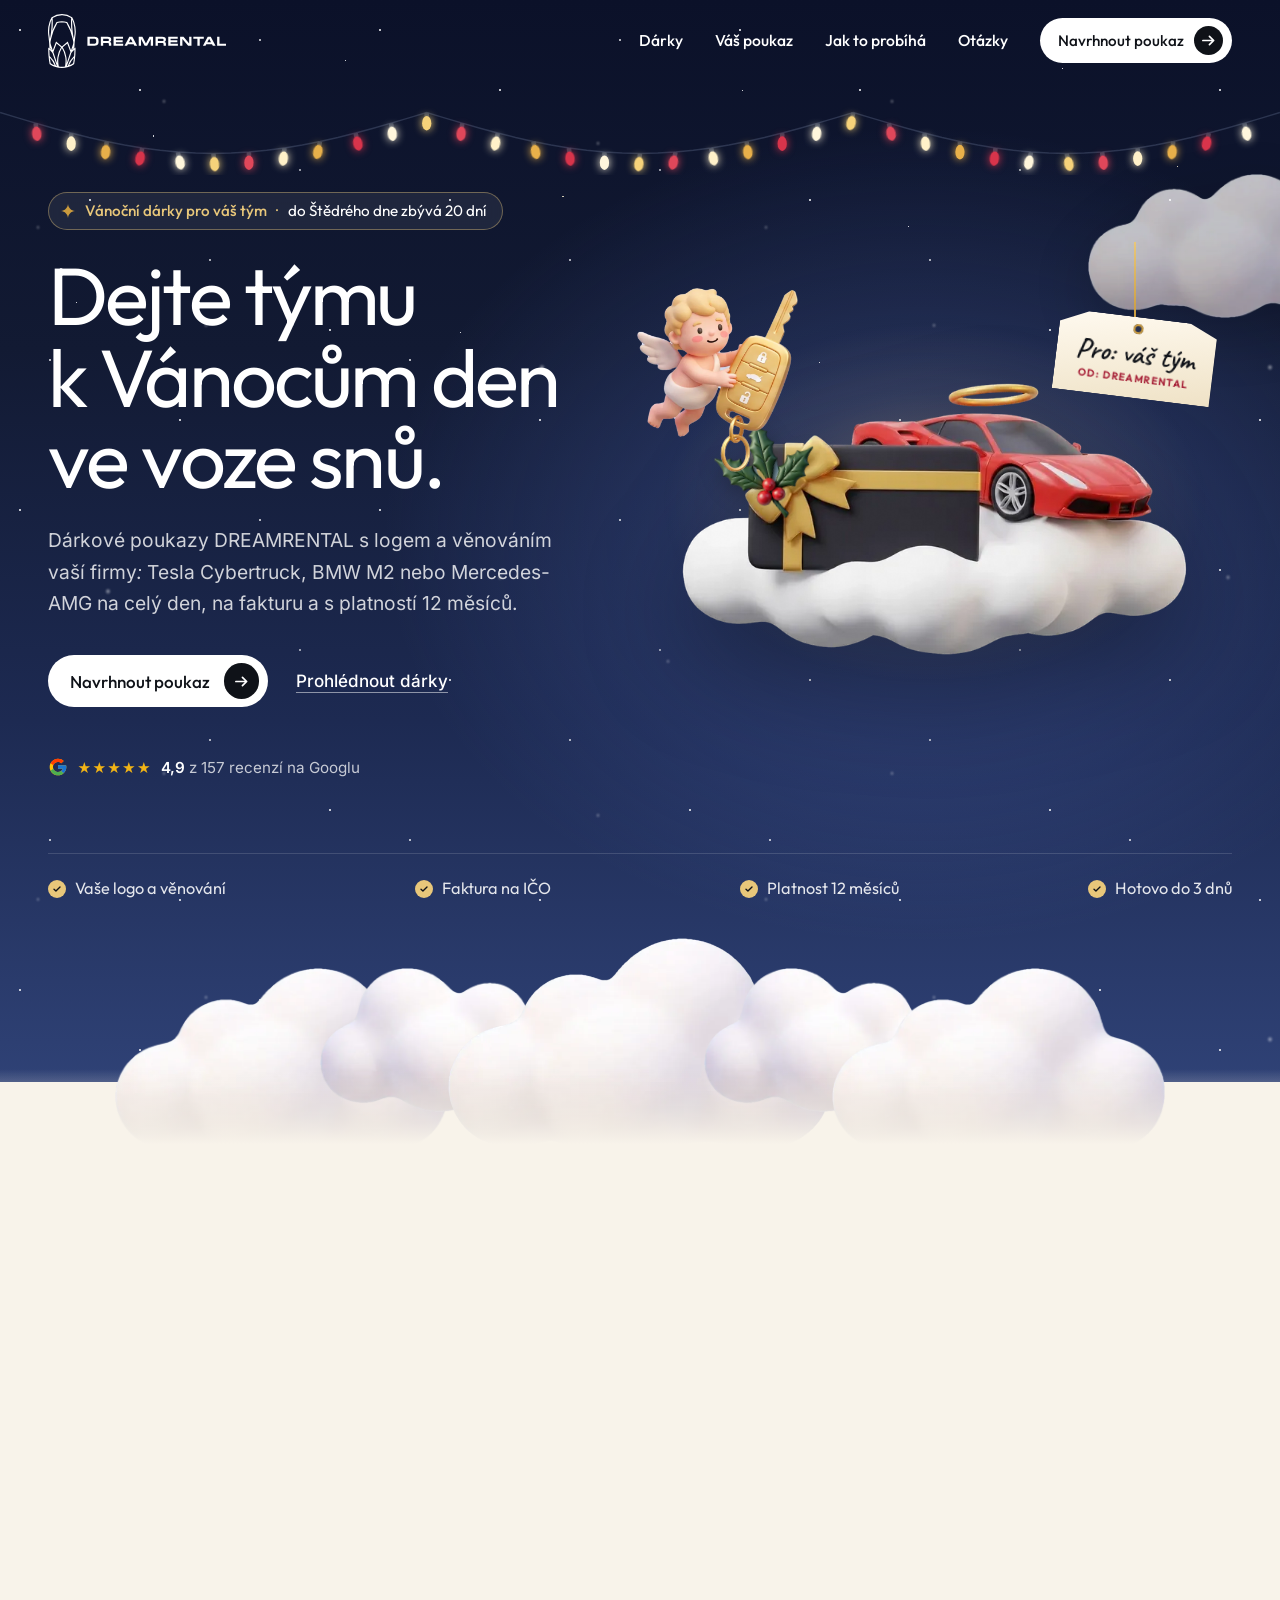
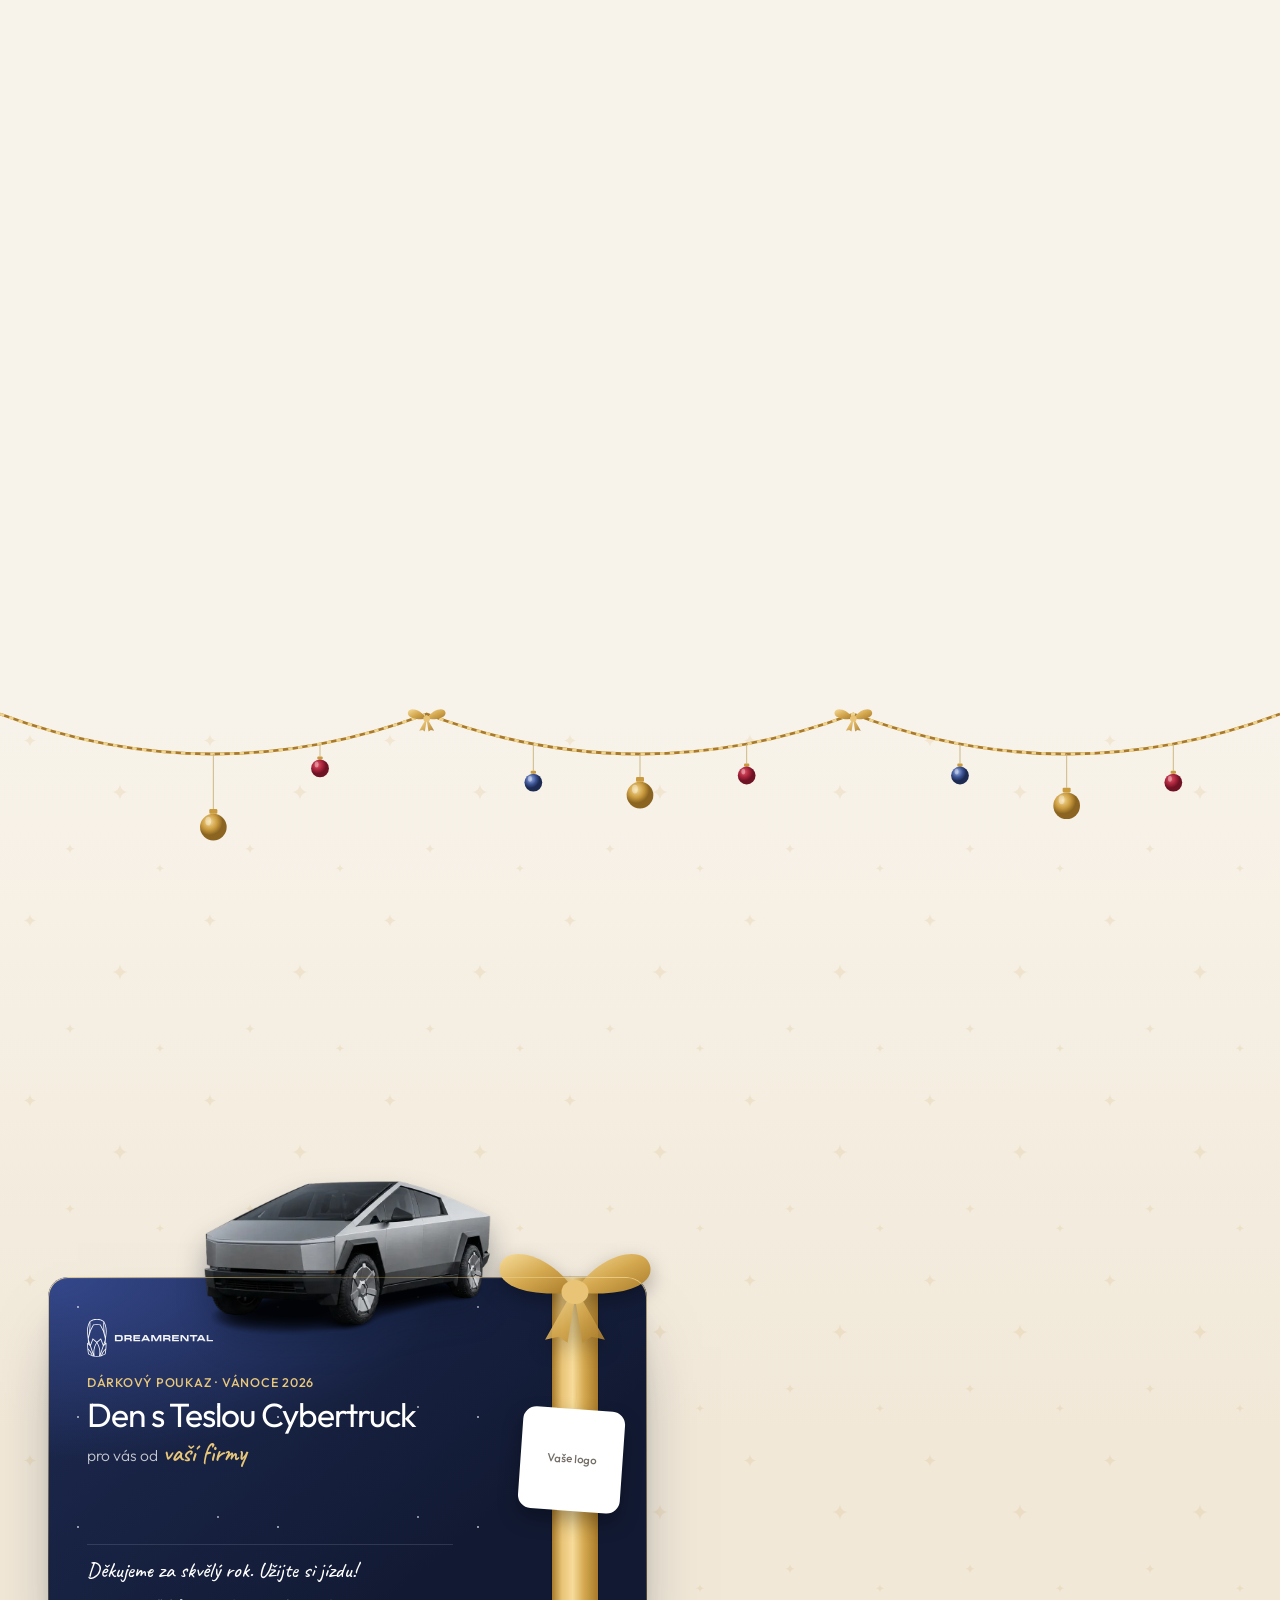
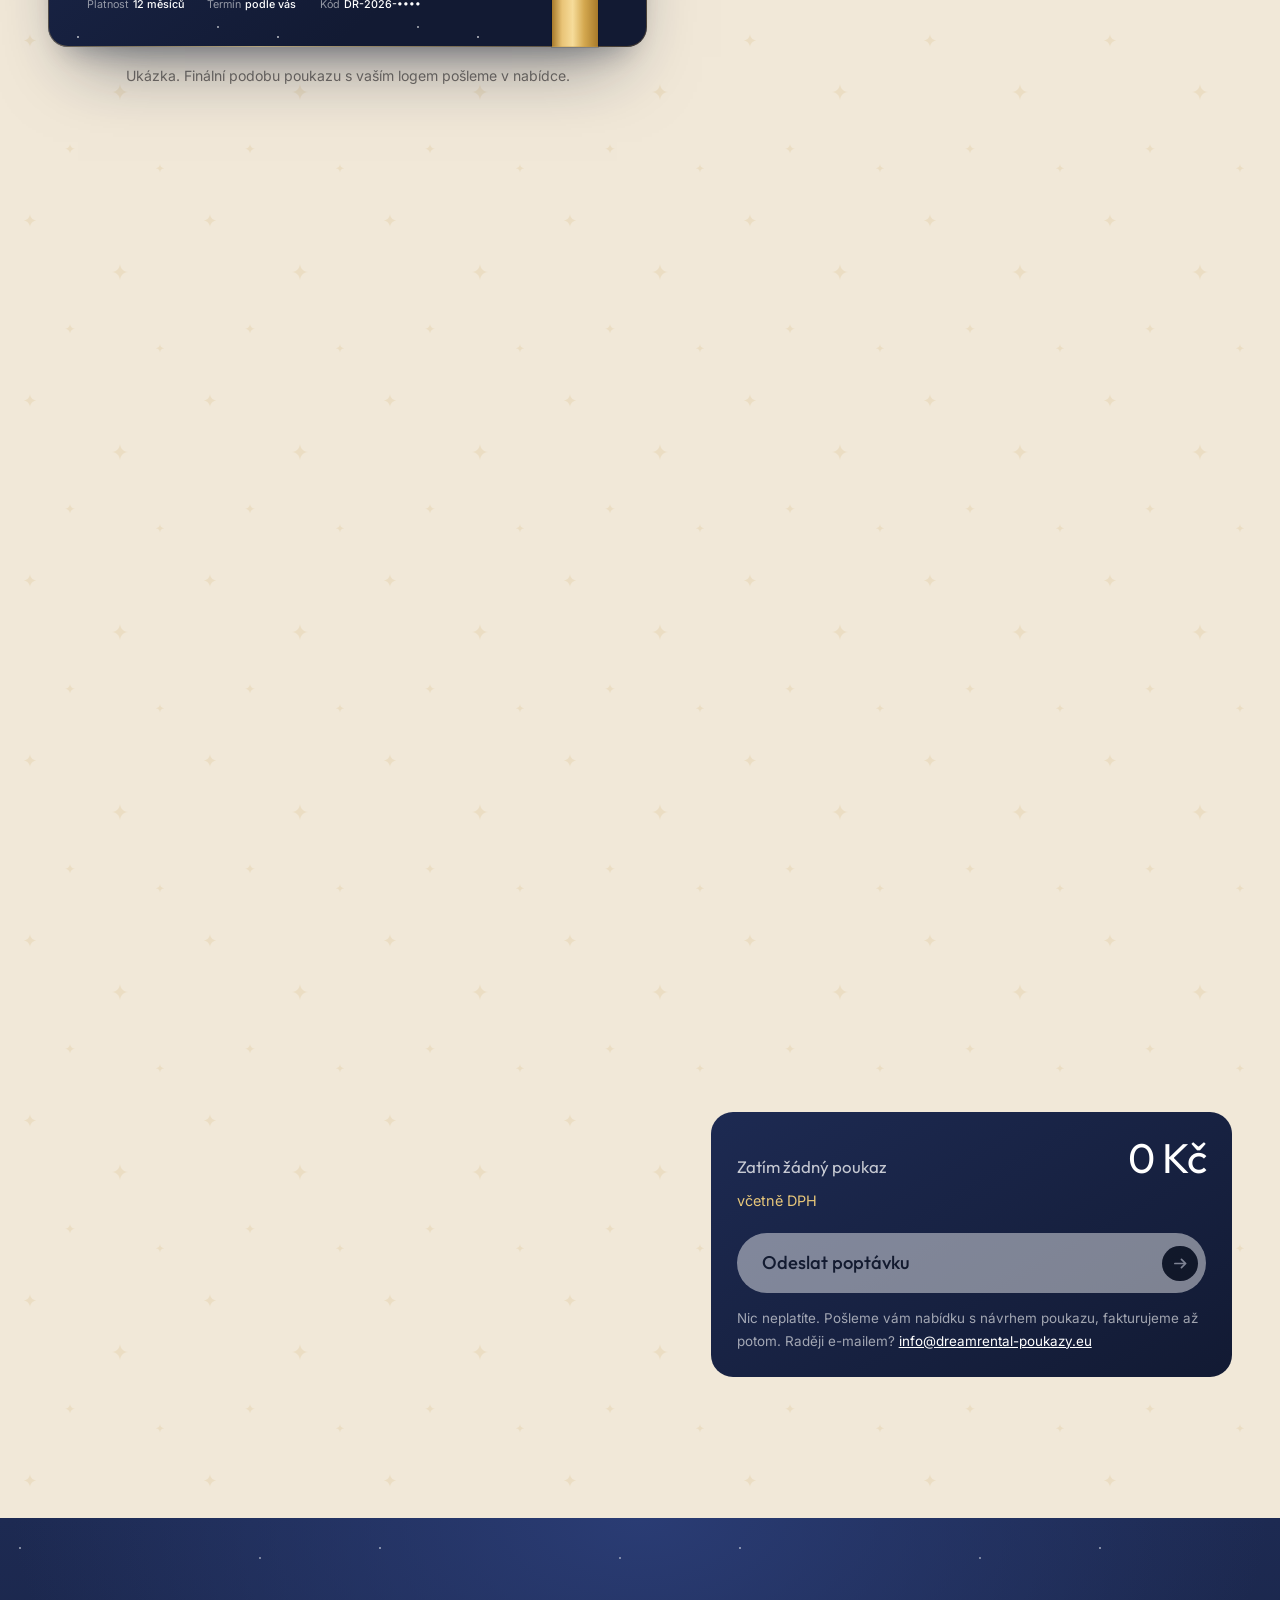
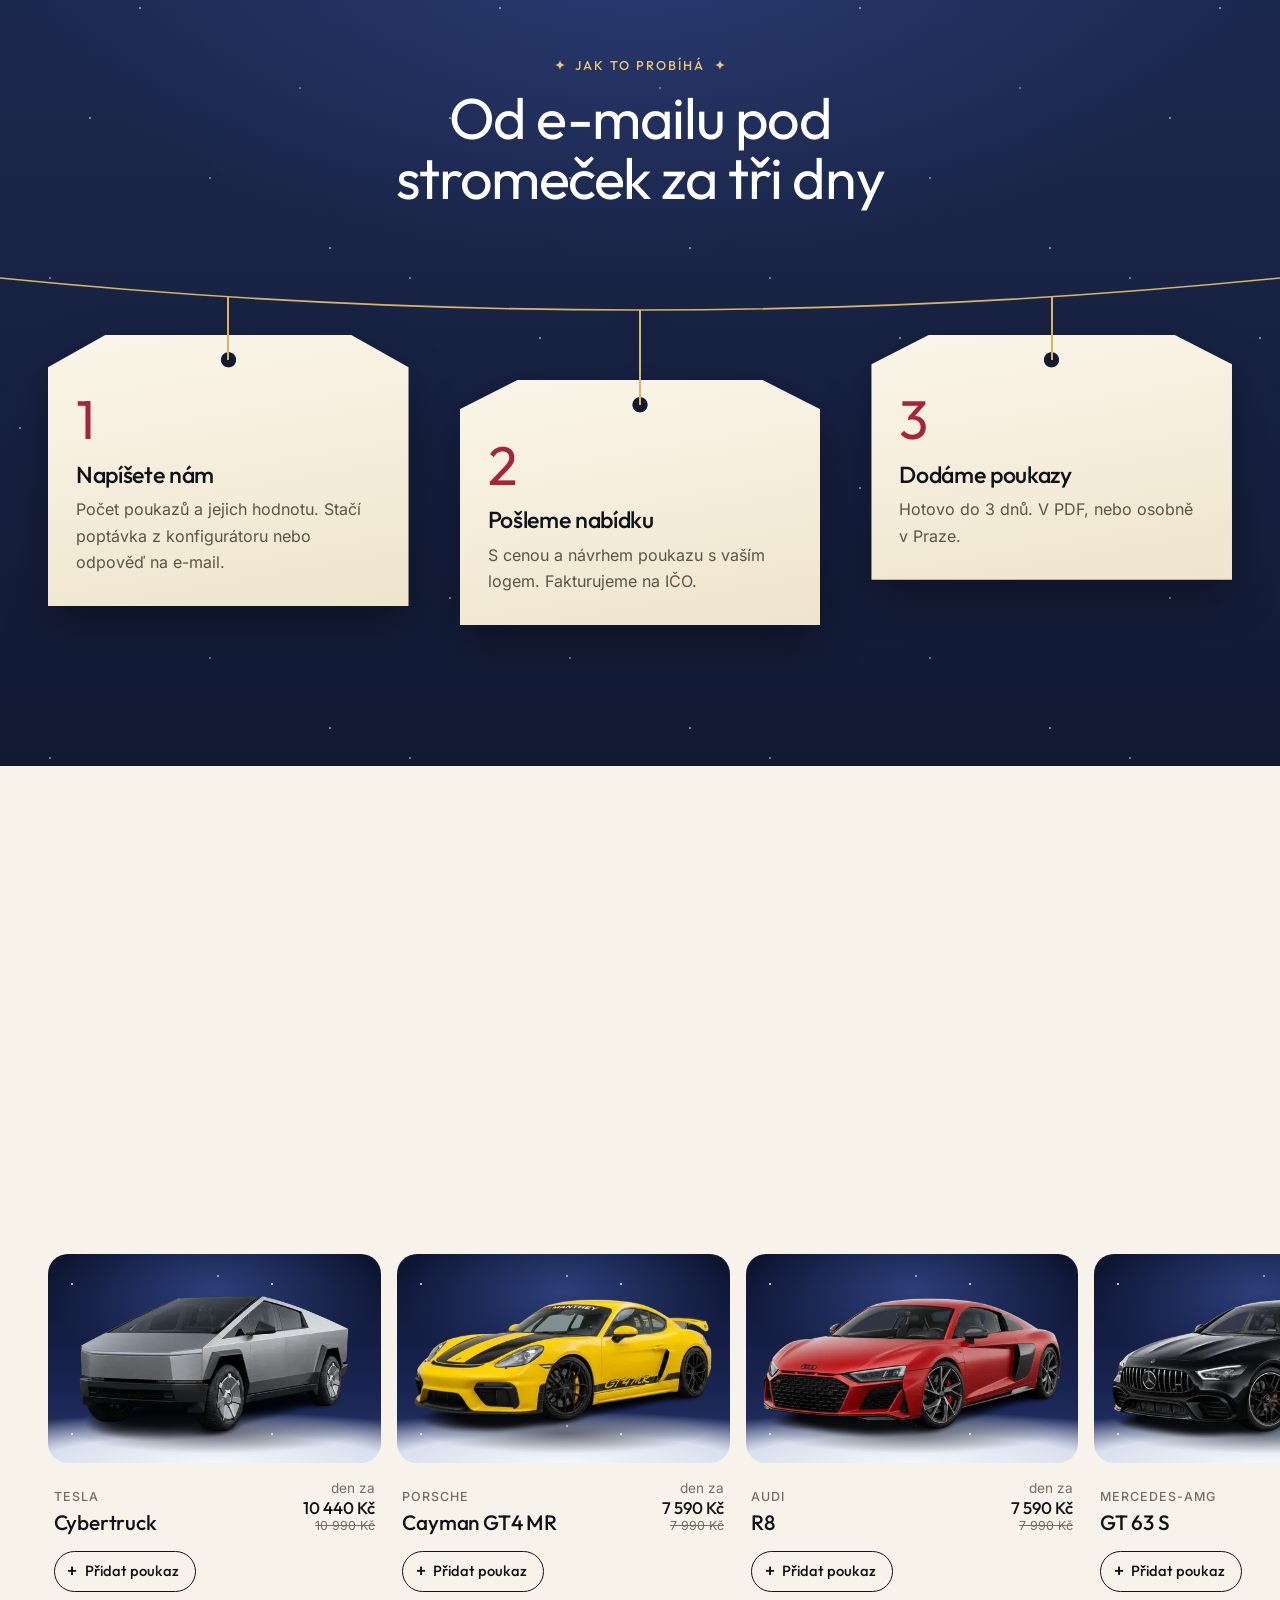
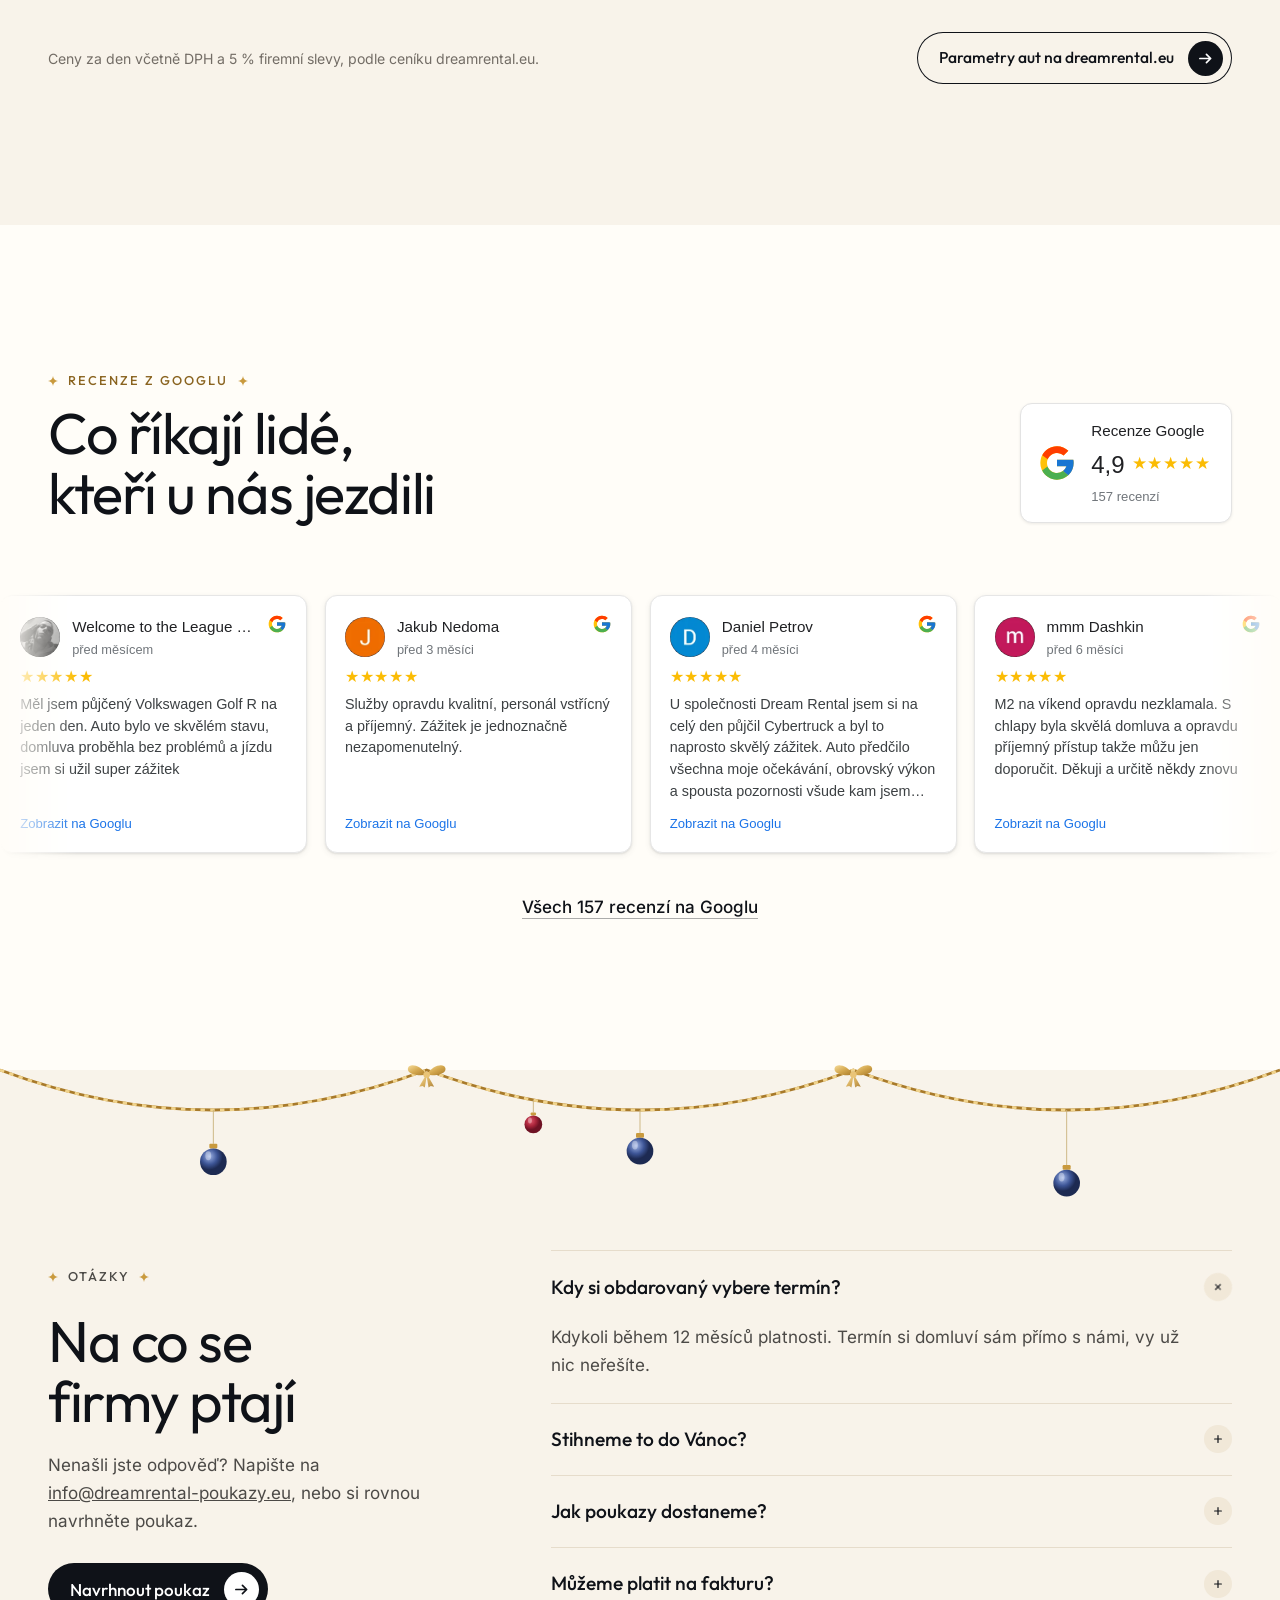
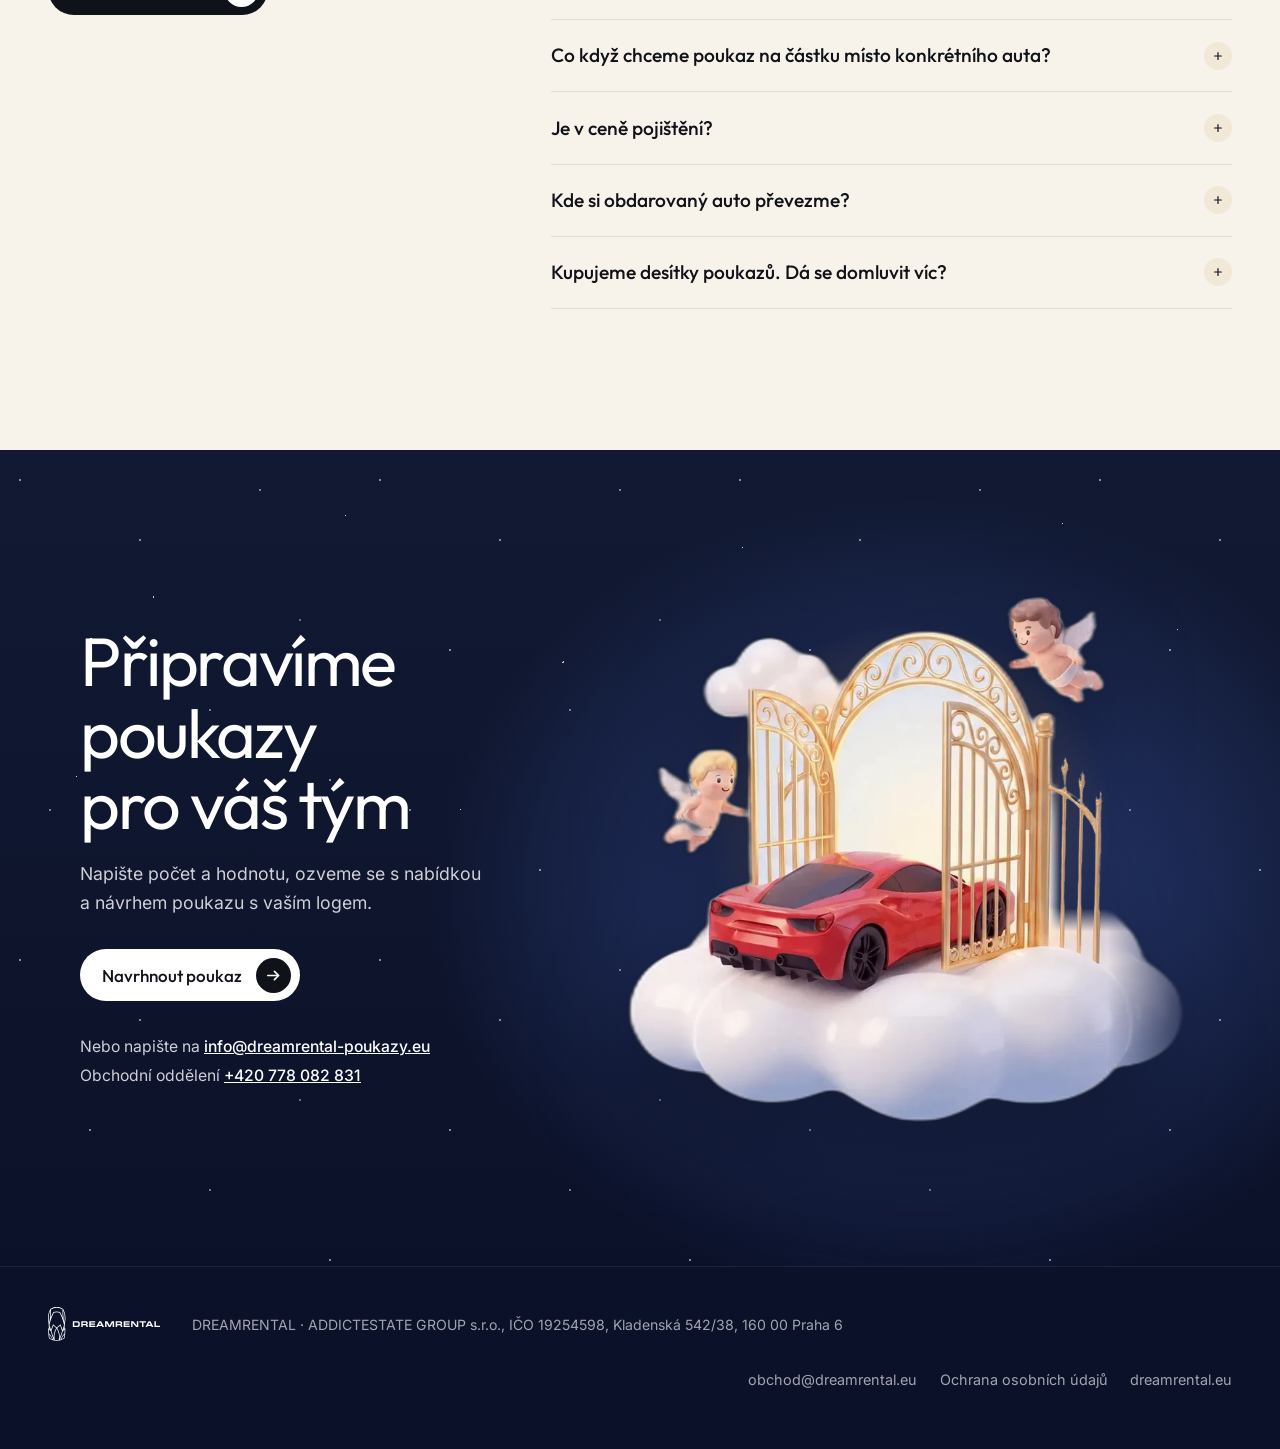
<file: index.html>
<!doctype html>
<html lang="cs"><head><meta charset="utf-8"><meta name="viewport" content="width=device-width, initial-scale=1, viewport-fit=cover"><title>Firemní vánoční poukazy DREAMRENTAL – den ve voze snů s vaším logem</title><meta name="description" content="Firemní vánoční poukazy na den za volantem Tesly Cybertruck, BMW M2 nebo Mercedesu-AMG. S logem vaší firmy, na fakturu, platnost 12 měsíců. Praha."><meta name="robots" content="noindex"><meta name="theme-color" content="#121a33"><link rel="canonical" href="https://dreamrental-poukazy.eu/"><link rel="icon" href="logo-ikona.svg" type="image/svg+xml"><meta property="og:type" content="website"><meta property="og:locale" content="cs_CZ"><meta property="og:title" content="Firemní vánoční poukazy DREAMRENTAL – den ve voze snů s vaším logem"><meta property="og:description" content="Den za volantem sportovního auta, s vaším logem na poukazu. Na fakturu, platnost 12 měsíců."><meta property="og:url" content="https://dreamrental-poukazy.eu/"><link rel="preload" href="fonts/outfit.woff2" as="font" type="font/woff2" crossorigin><link rel="preload" href="fonts/inter.woff2" as="font" type="font/woff2" crossorigin><link rel="stylesheet" href="css/style.css"><meta property="og:image" content="https://dreamrental-poukazy.eu/img/og.jpg"><meta property="og:image:width" content="1200"><meta property="og:image:height" content="630"><meta name="twitter:card" content="summary_large_image"><script defer data-domain="dreamrental-poukazy.eu" src="https://plausible.io/js/script.js"></script><script>window.plausible=window.plausible||function(){(window.plausible.q=window.plausible.q||[]).push(arguments)}</script><script type="application/ld+json">{"@context":"https://schema.org","@type":"OfferCatalog","name":"Firemní vánoční poukazy DREAMRENTAL","itemListElement":[{"@type":"Offer","name":"D\u00e1rkov\u00fd poukaz \u2013 Den s Teslou Cybertruck","description":"Nerezov\u00fd elektrick\u00fd pick-up, kter\u00fd m\u00e1lokdo \u0159\u00eddil","price":"10440","priceCurrency":"CZK","seller":{"@type":"Organization","name":"DREAMRENTAL"}},{"@type":"Offer","name":"D\u00e1rkov\u00fd poukaz \u2013 Sportovn\u00ed den","description":"BMW M2, Mercedes C63 nebo Alpine A110 GTS","price":"4740","priceCurrency":"CZK","seller":{"@type":"Organization","name":"DREAMRENTAL"}},{"@type":"Offer","name":"D\u00e1rkov\u00fd poukaz \u2013 Pr\u00e9miov\u00e1 j\u00edzda","description":"Mercedes-AMG GT 63 S, AMG SL43 nebo BMW M4 Cabrio","price":"5690","priceCurrency":"CZK","seller":{"@type":"Organization","name":"DREAMRENTAL"}}]}</script><script type="application/ld+json">{"@context":"https://schema.org","@type":"FAQPage","mainEntity":[{"@type":"Question","name":"Kdy si obdarovan\u00fd vybere term\u00edn?","acceptedAnswer":{"@type":"Answer","text":"Kdykoli b\u011bhem 12 m\u011bs\u00edc\u016f platnosti. Term\u00edn si domluv\u00ed s\u00e1m p\u0159\u00edmo s n\u00e1mi, vy u\u017e nic ne\u0159e\u0161\u00edte."}},{"@type":"Question","name":"Stihneme to do V\u00e1noc?","acceptedAnswer":{"@type":"Answer","text":"Poukazy p\u0159iprav\u00edme do 3 dn\u016f od objedn\u00e1vky. Term\u00edn j\u00edzdy si pak obdarovan\u00fd vybere kdykoli b\u011bhem 12 m\u011bs\u00edc\u016f."}},{"@type":"Question","name":"Jak poukazy dostaneme?","acceptedAnswer":{"@type":"Answer","text":"Do 3 dn\u016f v PDF, nebo osobn\u011b v Praze."}},{"@type":"Question","name":"M\u016f\u017eeme platit na fakturu?","acceptedAnswer":{"@type":"Answer","text":"Ano. Fakturujeme na I\u010cO va\u0161\u00ed firmy, cena za poukaz je v\u010detn\u011b DPH."}},{"@type":"Question","name":"Co kdy\u017e chceme poukaz na \u010d\u00e1stku m\u00edsto konkr\u00e9tn\u00edho auta?","acceptedAnswer":{"@type":"Answer","text":"Jde to. S poukazem na \u010d\u00e1stku si obdarovan\u00fd vybere s\u00e1m, kter\u00e9koli z aut v Praze."}},{"@type":"Question","name":"Je v cen\u011b poji\u0161t\u011bn\u00ed?","acceptedAnswer":{"@type":"Answer","text":"Ano, auta DREAMRENTAL maj\u00ed poji\u0161t\u011bn\u00ed v cen\u011b."}},{"@type":"Question","name":"Kde si obdarovan\u00fd auto p\u0159evezme?","acceptedAnswer":{"@type":"Answer","text":"V\u016fz p\u0159ed\u00e1me v Praze nonstop, nebo ho p\u0159istav\u00edme kamkoliv po \u010cR."}},{"@type":"Question","name":"Kupujeme des\u00edtky poukaz\u016f. D\u00e1 se domluvit v\u00edc?","acceptedAnswer":{"@type":"Answer","text":"Napi\u0161te n\u00e1m po\u010det a hodnotu poukaz\u016f a p\u0159iprav\u00edme nab\u00eddku na m\u00edru."}}]}</script></head><body class="noc">
<a class="skip" href="#obsah">Přeskočit na obsah</a>
<header class="hlavicka"><div class="hlavicka__in">
    <a href="index.html" class="logo"><img class="logo__tmave" src="logo.svg" alt="DREAMRENTAL" width="160" height="48"><img class="logo__bile" src="logo-bila.svg" alt="" width="160" height="48"></a>
    <nav class="menu" aria-label="Hlavní"><a href="#darky">Dárky</a><a href="#poukaz">Váš poukaz</a><a href="#postup">Jak to probíhá</a><a href="#otazky">Otázky</a>
    </nav><a class="tlacitko tlacitko--male" href="#poukaz">Navrhnout poukaz <span class="sipka" aria-hidden="true"></span></a>
  </div>
</header><main id="obsah"><svg width="0" height="0" style="position:absolute" aria-hidden="true"><defs><radialgradient id="bz" cx=".35" cy=".3"><stop offset="0" stop-color="#f6dc9a"></stop><stop offset=".6" stop-color="#c99a3e"></stop><stop offset="1" stop-color="#8a6420"></stop></radialgradient><radialgradient id="bc" cx=".35" cy=".3"><stop offset="0" stop-color="#e0566a"></stop><stop offset=".6" stop-color="#a8243a"></stop><stop offset="1" stop-color="#6e1224"></stop></radialgradient><radialgradient id="bm" cx=".35" cy=".3"><stop offset="0" stop-color="#9fb4e6"></stop><stop offset=".6" stop-color="#3d5596"></stop><stop offset="1" stop-color="#1d2a52"></stop></radialgradient><lineargradient id="cv" x1="0" y1="0" x2="1" y2="1"><stop offset="0" stop-color="#d8465a"></stop><stop offset=".55" stop-color="#a8243a"></stop><stop offset="1" stop-color="#7a1428"></stop></lineargradient></defs></svg><section class="uvod"><div class="nebe" aria-hidden="true">
    <span class="hvezdicky"></span>
    <img class="mrak mrak--b" src="img/scena-mrak-3-553.webp" alt="" width="553" height="311"><span class="snih"></span><span class="snih snih--blizko"></span>
  </div>
  <svg class="svetylka" viewbox="0 0 1440 110" aria-hidden="true"><path d="M0,40.0 L20,46.0 L40,51.9 L60,57.6 L80,63.0 L100,68.0 L120,72.5 L140,76.5 L160,79.8 L180,82.5 L200,84.4 L220,85.6 L240,86.0 L260,85.6 L280,84.4 L300,82.5 L320,79.8 L340,76.5 L360,72.5 L380,68.0 L400,63.0 L420,57.6 L440,51.9 L460,46.0 L480,40.0 L500,46.0 L520,51.9 L540,57.6 L560,63.0 L580,68.0 L600,72.5 L620,76.5 L640,79.8 L660,82.5 L680,84.4 L700,85.6 L720,86.0 L740,85.6 L760,84.4 L780,82.5 L800,79.8 L820,76.5 L840,72.5 L860,68.0 L880,63.0 L900,57.6 L920,51.9 L940,46.0 L960,40.0 L980,46.0 L1000,51.9 L1020,57.6 L1040,63.0 L1060,68.0 L1080,72.5 L1100,76.5 L1120,79.8 L1140,82.5 L1160,84.4 L1180,85.6 L1200,86.0 L1220,85.6 L1240,84.4 L1260,82.5 L1280,79.8 L1300,76.5 L1320,72.5 L1340,68.0 L1360,63.0 L1380,57.6 L1400,51.9 L1420,46.0 L1440,40.0" fill="none" stroke="#2c3550" stroke-width="1.6"></path><g class="zarovka" style="--c:#e0475a;--z:0.37s" transform="translate(40 51.9) rotate(-6)"><rect x="-2.6" y="0" width="5.2" height="5" rx="1" fill="#3a4258"></rect><ellipse cx="0" cy="12" rx="5.2" ry="8.2" fill="#e0475a"></ellipse></g><g class="zarovka" style="--c:#fff1c9;--z:0.74s" transform="translate(80 63.0) rotate(0)"><rect x="-2.6" y="0" width="5.2" height="5" rx="1" fill="#3a4258"></rect><ellipse cx="0" cy="12" rx="5.2" ry="8.2" fill="#fff1c9"></ellipse></g><g class="zarovka" style="--c:#e8b04a;--z:1.11s" transform="translate(120 72.5) rotate(6)"><rect x="-2.6" y="0" width="5.2" height="5" rx="1" fill="#3a4258"></rect><ellipse cx="0" cy="12" rx="5.2" ry="8.2" fill="#e8b04a"></ellipse></g><g class="zarovka" style="--c:#d8344b;--z:1.48s" transform="translate(160 79.8) rotate(12)"><rect x="-2.6" y="0" width="5.2" height="5" rx="1" fill="#3a4258"></rect><ellipse cx="0" cy="12" rx="5.2" ry="8.2" fill="#d8344b"></ellipse></g><g class="zarovka" style="--c:#fff6dc;--z:1.85s" transform="translate(200 84.4) rotate(-12)"><rect x="-2.6" y="0" width="5.2" height="5" rx="1" fill="#3a4258"></rect><ellipse cx="0" cy="12" rx="5.2" ry="8.2" fill="#fff6dc"></ellipse></g><g class="zarovka" style="--c:#f6d27a;--z:2.22s" transform="translate(240 86.0) rotate(-6)"><rect x="-2.6" y="0" width="5.2" height="5" rx="1" fill="#3a4258"></rect><ellipse cx="0" cy="12" rx="5.2" ry="8.2" fill="#f6d27a"></ellipse></g><g class="zarovka" style="--c:#e0475a;--z:0.19s" transform="translate(280 84.4) rotate(0)"><rect x="-2.6" y="0" width="5.2" height="5" rx="1" fill="#3a4258"></rect><ellipse cx="0" cy="12" rx="5.2" ry="8.2" fill="#e0475a"></ellipse></g><g class="zarovka" style="--c:#fff1c9;--z:0.56s" transform="translate(320 79.8) rotate(6)"><rect x="-2.6" y="0" width="5.2" height="5" rx="1" fill="#3a4258"></rect><ellipse cx="0" cy="12" rx="5.2" ry="8.2" fill="#fff1c9"></ellipse></g><g class="zarovka" style="--c:#e8b04a;--z:0.93s" transform="translate(360 72.5) rotate(12)"><rect x="-2.6" y="0" width="5.2" height="5" rx="1" fill="#3a4258"></rect><ellipse cx="0" cy="12" rx="5.2" ry="8.2" fill="#e8b04a"></ellipse></g><g class="zarovka" style="--c:#d8344b;--z:1.30s" transform="translate(400 63.0) rotate(-12)"><rect x="-2.6" y="0" width="5.2" height="5" rx="1" fill="#3a4258"></rect><ellipse cx="0" cy="12" rx="5.2" ry="8.2" fill="#d8344b"></ellipse></g><g class="zarovka" style="--c:#fff6dc;--z:1.67s" transform="translate(440 51.9) rotate(-6)"><rect x="-2.6" y="0" width="5.2" height="5" rx="1" fill="#3a4258"></rect><ellipse cx="0" cy="12" rx="5.2" ry="8.2" fill="#fff6dc"></ellipse></g><g class="zarovka" style="--c:#f6d27a;--z:2.04s" transform="translate(480 40.0) rotate(0)"><rect x="-2.6" y="0" width="5.2" height="5" rx="1" fill="#3a4258"></rect><ellipse cx="0" cy="12" rx="5.2" ry="8.2" fill="#f6d27a"></ellipse></g><g class="zarovka" style="--c:#e0475a;--z:0.01s" transform="translate(520 51.9) rotate(6)"><rect x="-2.6" y="0" width="5.2" height="5" rx="1" fill="#3a4258"></rect><ellipse cx="0" cy="12" rx="5.2" ry="8.2" fill="#e0475a"></ellipse></g><g class="zarovka" style="--c:#fff1c9;--z:0.38s" transform="translate(560 63.0) rotate(12)"><rect x="-2.6" y="0" width="5.2" height="5" rx="1" fill="#3a4258"></rect><ellipse cx="0" cy="12" rx="5.2" ry="8.2" fill="#fff1c9"></ellipse></g><g class="zarovka" style="--c:#e8b04a;--z:0.75s" transform="translate(600 72.5) rotate(-12)"><rect x="-2.6" y="0" width="5.2" height="5" rx="1" fill="#3a4258"></rect><ellipse cx="0" cy="12" rx="5.2" ry="8.2" fill="#e8b04a"></ellipse></g><g class="zarovka" style="--c:#d8344b;--z:1.12s" transform="translate(640 79.8) rotate(-6)"><rect x="-2.6" y="0" width="5.2" height="5" rx="1" fill="#3a4258"></rect><ellipse cx="0" cy="12" rx="5.2" ry="8.2" fill="#d8344b"></ellipse></g><g class="zarovka" style="--c:#fff6dc;--z:1.49s" transform="translate(680 84.4) rotate(0)"><rect x="-2.6" y="0" width="5.2" height="5" rx="1" fill="#3a4258"></rect><ellipse cx="0" cy="12" rx="5.2" ry="8.2" fill="#fff6dc"></ellipse></g><g class="zarovka" style="--c:#f6d27a;--z:1.86s" transform="translate(720 86.0) rotate(6)"><rect x="-2.6" y="0" width="5.2" height="5" rx="1" fill="#3a4258"></rect><ellipse cx="0" cy="12" rx="5.2" ry="8.2" fill="#f6d27a"></ellipse></g><g class="zarovka" style="--c:#e0475a;--z:2.23s" transform="translate(760 84.4) rotate(12)"><rect x="-2.6" y="0" width="5.2" height="5" rx="1" fill="#3a4258"></rect><ellipse cx="0" cy="12" rx="5.2" ry="8.2" fill="#e0475a"></ellipse></g><g class="zarovka" style="--c:#fff1c9;--z:0.20s" transform="translate(800 79.8) rotate(-12)"><rect x="-2.6" y="0" width="5.2" height="5" rx="1" fill="#3a4258"></rect><ellipse cx="0" cy="12" rx="5.2" ry="8.2" fill="#fff1c9"></ellipse></g><g class="zarovka" style="--c:#e8b04a;--z:0.57s" transform="translate(840 72.5) rotate(-6)"><rect x="-2.6" y="0" width="5.2" height="5" rx="1" fill="#3a4258"></rect><ellipse cx="0" cy="12" rx="5.2" ry="8.2" fill="#e8b04a"></ellipse></g><g class="zarovka" style="--c:#d8344b;--z:0.94s" transform="translate(880 63.0) rotate(0)"><rect x="-2.6" y="0" width="5.2" height="5" rx="1" fill="#3a4258"></rect><ellipse cx="0" cy="12" rx="5.2" ry="8.2" fill="#d8344b"></ellipse></g><g class="zarovka" style="--c:#fff6dc;--z:1.31s" transform="translate(920 51.9) rotate(6)"><rect x="-2.6" y="0" width="5.2" height="5" rx="1" fill="#3a4258"></rect><ellipse cx="0" cy="12" rx="5.2" ry="8.2" fill="#fff6dc"></ellipse></g><g class="zarovka" style="--c:#f6d27a;--z:1.68s" transform="translate(960 40.0) rotate(12)"><rect x="-2.6" y="0" width="5.2" height="5" rx="1" fill="#3a4258"></rect><ellipse cx="0" cy="12" rx="5.2" ry="8.2" fill="#f6d27a"></ellipse></g><g class="zarovka" style="--c:#e0475a;--z:2.05s" transform="translate(1000 51.9) rotate(-12)"><rect x="-2.6" y="0" width="5.2" height="5" rx="1" fill="#3a4258"></rect><ellipse cx="0" cy="12" rx="5.2" ry="8.2" fill="#e0475a"></ellipse></g><g class="zarovka" style="--c:#fff1c9;--z:0.02s" transform="translate(1040 63.0) rotate(-6)"><rect x="-2.6" y="0" width="5.2" height="5" rx="1" fill="#3a4258"></rect><ellipse cx="0" cy="12" rx="5.2" ry="8.2" fill="#fff1c9"></ellipse></g><g class="zarovka" style="--c:#e8b04a;--z:0.39s" transform="translate(1080 72.5) rotate(0)"><rect x="-2.6" y="0" width="5.2" height="5" rx="1" fill="#3a4258"></rect><ellipse cx="0" cy="12" rx="5.2" ry="8.2" fill="#e8b04a"></ellipse></g><g class="zarovka" style="--c:#d8344b;--z:0.76s" transform="translate(1120 79.8) rotate(6)"><rect x="-2.6" y="0" width="5.2" height="5" rx="1" fill="#3a4258"></rect><ellipse cx="0" cy="12" rx="5.2" ry="8.2" fill="#d8344b"></ellipse></g><g class="zarovka" style="--c:#fff6dc;--z:1.13s" transform="translate(1160 84.4) rotate(12)"><rect x="-2.6" y="0" width="5.2" height="5" rx="1" fill="#3a4258"></rect><ellipse cx="0" cy="12" rx="5.2" ry="8.2" fill="#fff6dc"></ellipse></g><g class="zarovka" style="--c:#f6d27a;--z:1.50s" transform="translate(1200 86.0) rotate(-12)"><rect x="-2.6" y="0" width="5.2" height="5" rx="1" fill="#3a4258"></rect><ellipse cx="0" cy="12" rx="5.2" ry="8.2" fill="#f6d27a"></ellipse></g><g class="zarovka" style="--c:#e0475a;--z:1.87s" transform="translate(1240 84.4) rotate(-6)"><rect x="-2.6" y="0" width="5.2" height="5" rx="1" fill="#3a4258"></rect><ellipse cx="0" cy="12" rx="5.2" ry="8.2" fill="#e0475a"></ellipse></g><g class="zarovka" style="--c:#fff1c9;--z:2.24s" transform="translate(1280 79.8) rotate(0)"><rect x="-2.6" y="0" width="5.2" height="5" rx="1" fill="#3a4258"></rect><ellipse cx="0" cy="12" rx="5.2" ry="8.2" fill="#fff1c9"></ellipse></g><g class="zarovka" style="--c:#e8b04a;--z:0.21s" transform="translate(1320 72.5) rotate(6)"><rect x="-2.6" y="0" width="5.2" height="5" rx="1" fill="#3a4258"></rect><ellipse cx="0" cy="12" rx="5.2" ry="8.2" fill="#e8b04a"></ellipse></g><g class="zarovka" style="--c:#d8344b;--z:0.58s" transform="translate(1360 63.0) rotate(12)"><rect x="-2.6" y="0" width="5.2" height="5" rx="1" fill="#3a4258"></rect><ellipse cx="0" cy="12" rx="5.2" ry="8.2" fill="#d8344b"></ellipse></g><g class="zarovka" style="--c:#fff6dc;--z:0.95s" transform="translate(1400 51.9) rotate(-12)"><rect x="-2.6" y="0" width="5.2" height="5" rx="1" fill="#3a4258"></rect><ellipse cx="0" cy="12" rx="5.2" ry="8.2" fill="#fff6dc"></ellipse></g></svg><div class="uvod__in">
    <div class="uvod__text">
      <p class="stitek"><span class="stitek__hvezda" aria-hidden="true"></span>Vánoční dárky pro váš tým<span class="stitek__odpocet" data-odpocet hidden></span></p>
      <h1>Dejte týmu k Vánocům den ve voze snů.</h1>
      <p class="uvod__perex">Dárkové poukazy DREAMRENTAL s logem a věnováním vaší firmy. Tesla Cybertruck, BMW M2 nebo Mercedes-AMG na celý den, na fakturu a s platností 12 měsíců.</p>
      <div class="uvod__akce">
        <a class="tlacitko" href="#poukaz">Navrhnout poukaz <span class="sipka" aria-hidden="true"></span></a>
        <a class="odkaz" href="#darky">Prohlédnout dárky</a>
      </div>
      <a class="hodnoceni" href="https://www.google.com/maps?cid=7653946558548366329" target="_blank" rel="noopener">
        <svg class="g" viewbox="0 0 48 48" width="20" height="20" aria-hidden="true"><path fill="#FFC107" d="M43.6 20.1H42V20H24v8h11.3C33.7 32.7 29.2 36 24 36c-6.6 0-12-5.4-12-12s5.4-12 12-12c3.1 0 5.8 1.2 7.9 3.1l5.7-5.7C34 6.1 29.3 4 24 4 13 4 4 13 4 24s9 20 20 20 20-9 20-20c0-1.3-.1-2.6-.4-3.9z"></path><path fill="#FF3D00" d="m6.3 14.7 6.6 4.8C14.7 15.1 19 12 24 12c3.1 0 5.8 1.2 7.9 3.1l5.7-5.7C34 6.1 29.3 4 24 4 16.3 4 9.7 8.3 6.3 14.7z"></path><path fill="#4CAF50" d="M24 44c5.2 0 9.9-2 13.4-5.2l-6.2-5.2A11.9 11.9 0 0 1 24 36c-5.2 0-9.6-3.3-11.3-7.9l-6.5 5C9.5 39.6 16.2 44 24 44z"></path><path fill="#1976D2" d="M43.6 20.1H42V20H24v8h11.3a12 12 0 0 1-4.1 5.6l6.2 5.2C37 39.2 44 34 44 24c0-1.3-.1-2.6-.4-3.9z"></path></svg><span class="hvezdy" aria-hidden="true">★★★★★</span>
        <span><b>4,9</b> z 157 recenzí na Googlu</span>
      </a>
    </div>
    <div class="uvod__scena">
      <img class="uvod__andel" src="img/scena-andel-561.webp" alt="" width="561" height="640"><img src="img/scena-darek-na-mraku-1376.webp" srcset="img/scena-darek-na-mraku-480.webp 480w, img/scena-darek-na-mraku-800.webp 800w, img/scena-darek-na-mraku-1280.webp 1280w, img/scena-darek-na-mraku-1376.webp 1376w" sizes="(min-width: 64rem) 52vw, 100vw" width="1376" height="768" alt="Černý dárek se zlatou mašlí a červené sportovní auto na mráčku" class="uvod__darek" loading="eager" fetchpriority="high" decoding="async"><img class="uvod__cesmina" src="img/scena-cesmina-619.webp" alt="" width="640" height="640"><div class="jmenovka" aria-hidden="true"><span class="jmenovka__nit"></span><p class="jmenovka__papir">Pro: váš tým<small>Od: DREAMRENTAL</small></p></div></div>
  </div>
  <ul class="vyhody" role="list"><li>Vaše logo a věnování</li>
    <li>Faktura na IČO</li>
    <li>Platnost 12 měsíců</li>
    <li>Hotovo do 3 dnů</li>
  </ul><div class="uvod__mraky" aria-hidden="true">
    <img src="img/scena-mrak-1-703.webp" alt="" width="703" height="414"><img src="img/scena-mrak-3-553.webp" alt="" width="553" height="311"><img src="img/scena-mrak-1-703.webp" alt="" width="703" height="414"><img src="img/scena-mrak-3-553.webp" alt="" width="553" height="311"><img src="img/scena-mrak-1-703.webp" alt="" width="703" height="414"></div>
</section><section class="darky" id="darky"><div class="sekce__hlava">
    <p class="nadtitul">Tři dárky pod stromeček</p>
    <h2>Pro koho dárek vybíráte?</h2>
    <p>Ceny jsou konečné, za jeden poukaz včetně DPH. Poukaz platí 12 měsíců, termín si obdarovaný domluví sám.</p>
  </div>
  <div class="darky__rada">
    <article class="darek" data-darek="sportovni" data-nazev="Sportovní den" data-cena="4740" data-bezne="4990" data-foto="img/auta-bmw-m2-800.webp">
      <div class="darek__foto">
        <img src="img/scena-atelier-800.webp" srcset="img/scena-atelier-480.webp 480w, img/scena-atelier-800.webp 800w, img/scena-atelier-1280.webp 1280w" sizes="(min-width: 56rem) 30vw, 90vw" width="1536" height="864" alt="" class="darek__pozadi" loading="lazy" decoding="async"><span class="darek__snih" aria-hidden="true"></span>
        <span class="darek__sleva">−5 % pro firmy</span>
        <div class="darek__obal"><img src="img/auta-bmw-m2-800.webp" srcset="img/auta-bmw-m2-480.webp 480w, img/auta-bmw-m2-800.webp 800w" sizes="(min-width: 56rem) 26vw, 80vw" width="1100" height="580" alt="Červené BMW M2 z flotily DREAMRENTAL" class="darek__auto" loading="lazy" decoding="async"></div>
      </div>
      <div class="darek__text">
        <p class="darek__pro">Pro kolegy a tým</p>
        <h3>Sportovní den</h3>
        <p class="darek__auta">BMW M2, Mercedes C63 nebo Alpine A110 GTS</p>
        <div class="darek__cena"><span class="darek__kc">4 740 Kč</span><span class="darek__bezne">vč. DPH · běžně <s>4 990 Kč</s></span></div>
        <button class="tlacitko" type="button" data-vybrat="sportovni">Navrhnout tento poukaz <span class="sipka" aria-hidden="true"></span></button>
      </div>
    </article>
    <article class="darek darek--hlavni" data-darek="cybertruck" data-nazev="Den s Teslou Cybertruck" data-cena="10440" data-bezne="10990" data-foto="img/auta-tesla-cybertruck-800.webp">
      <div class="darek__foto">
        <img src="img/scena-atelier-800.webp" srcset="img/scena-atelier-480.webp 480w, img/scena-atelier-800.webp 800w, img/scena-atelier-1280.webp 1280w" sizes="(min-width: 56rem) 30vw, 90vw" width="1536" height="864" alt="" class="darek__pozadi" loading="lazy" decoding="async"><span class="darek__snih" aria-hidden="true"></span>
        <span class="darek__odznak">Nejoblíbenější</span><span class="darek__sleva">−5 % pro firmy</span>
        <div class="darek__obal"><img src="img/auta-tesla-cybertruck-800.webp" srcset="img/auta-tesla-cybertruck-480.webp 480w, img/auta-tesla-cybertruck-800.webp 800w" sizes="(min-width: 56rem) 26vw, 80vw" width="1100" height="580" alt="Tesla Cybertruck z flotily DREAMRENTAL" class="darek__auto" loading="lazy" decoding="async"></div>
      </div>
      <div class="darek__text">
        <p class="darek__pro">Pro někoho výjimečného</p>
        <h3>Den s Teslou Cybertruck</h3>
        <p class="darek__auta">Nerezový elektrický pick-up, který málokdo řídil</p>
        <div class="darek__cena"><span class="darek__kc">10 440 Kč</span><span class="darek__bezne">vč. DPH · běžně <s>10 990 Kč</s></span></div>
        <button class="tlacitko" type="button" data-vybrat="cybertruck">Navrhnout tento poukaz <span class="sipka" aria-hidden="true"></span></button>
      </div>
    </article>
    <article class="darek" data-darek="premiova" data-nazev="Prémiová jízda" data-cena="5690" data-bezne="5990" data-foto="img/auta-mercedes-amg-gt-63s-800.webp">
      <div class="darek__foto">
        <img src="img/scena-atelier-800.webp" srcset="img/scena-atelier-480.webp 480w, img/scena-atelier-800.webp 800w, img/scena-atelier-1280.webp 1280w" sizes="(min-width: 56rem) 30vw, 90vw" width="1536" height="864" alt="" class="darek__pozadi" loading="lazy" decoding="async"><span class="darek__snih" aria-hidden="true"></span>
        <span class="darek__sleva">−5 % pro firmy</span>
        <div class="darek__obal"><img src="img/auta-mercedes-amg-gt-63s-800.webp" srcset="img/auta-mercedes-amg-gt-63s-480.webp 480w, img/auta-mercedes-amg-gt-63s-800.webp 800w" sizes="(min-width: 56rem) 26vw, 80vw" width="1100" height="580" alt="Černý Mercedes-AMG GT 63 S z flotily DREAMRENTAL" class="darek__auto" loading="lazy" decoding="async"></div>
      </div>
      <div class="darek__text">
        <p class="darek__pro">Pro partnery a klienty</p>
        <h3>Prémiová jízda</h3>
        <p class="darek__auta">Mercedes-AMG GT 63 S, AMG SL43 nebo BMW M4 Cabrio</p>
        <div class="darek__cena"><span class="darek__kc">5 690 Kč</span><span class="darek__bezne">vč. DPH · běžně <s>5 990 Kč</s></span></div>
        <button class="tlacitko" type="button" data-vybrat="premiova">Navrhnout tento poukaz <span class="sipka" aria-hidden="true"></span></button>
      </div>
    </article>
  </div>
  <div class="vic-lidi">
    <span class="vic-lidi__ikona" aria-hidden="true"></span>
    <p><b>Kupujete pro víc lidí?</b> Dárky můžete kombinovat, třeba sportovní dny pro tým a Cybertruck pro vedení. Nabídku připravíme na míru.</p>
    <a class="tlacitko" href="#poukaz">Sestavit poukazy pro tým <span class="sipka" aria-hidden="true"></span></a>
  </div>
</section><section class="poukaz" id="poukaz"><svg class="girlanda" viewBox="0 0 1440 160" aria-hidden="true"><defs><linearGradient id="gz8" x1="0" y1="0" x2="1" y2="1"><stop offset="0" stop-color="#f6dc9a"/><stop offset=".5" stop-color="#d4a84f"/><stop offset="1" stop-color="#a87a2a"/></linearGradient></defs><path d="M0,0 Q240,90 480,0 Q720,90 960,0 Q1200,90 1440,0" fill="none" stroke="#a87a2a" stroke-width="3.2"/><path d="M0,0 Q240,90 480,0 Q720,90 960,0 Q1200,90 1440,0" fill="none" stroke="#f0d38d" stroke-width="3.2" stroke-dasharray="5 6"/><g class="girlanda__banka" style="--z:-0.6s"><line x1="240" y1="45.0" x2="240" y2="107.0" stroke="#c9b27a" stroke-width="1"/><rect x="235.5" y="107.0" width="9.0" height="5.2" rx="1.2" fill="#c99a3e"/><circle cx="240" cy="127.2" r="15" fill="url(#bz)"/><ellipse cx="234.3" cy="120.5" rx="3.3" ry="5.0" fill="#fff" opacity=".35"/></g><g class="girlanda__banka" style="--z:-0.7s"><line x1="360" y1="33.8" x2="360" y2="47.8" stroke="#c9b27a" stroke-width="1"/><rect x="357.0" y="47.8" width="6.0" height="3.5" rx="1.2" fill="#c99a3e"/><circle cx="360" cy="61.2" r="10" fill="url(#bc)"/><ellipse cx="356.2" cy="56.8" rx="2.2" ry="3.3" fill="#fff" opacity=".35"/></g><g class="girlanda__banka" style="--z:-1.0s"><line x1="600" y1="33.8" x2="600" y2="63.8" stroke="#c9b27a" stroke-width="1"/><rect x="597.0" y="63.8" width="6.0" height="3.5" rx="1.2" fill="#c99a3e"/><circle cx="600" cy="77.2" r="10" fill="url(#bm)"/><ellipse cx="596.2" cy="72.8" rx="2.2" ry="3.3" fill="#fff" opacity=".35"/></g><g class="girlanda__banka" style="--z:-2.3s"><line x1="720" y1="45.0" x2="720" y2="71.0" stroke="#c9b27a" stroke-width="1"/><rect x="715.5" y="71.0" width="9.0" height="5.2" rx="1.2" fill="#c99a3e"/><circle cx="720" cy="91.2" r="15" fill="url(#bz)"/><ellipse cx="714.3" cy="84.5" rx="3.3" ry="5.0" fill="#fff" opacity=".35"/></g><g class="girlanda__banka" style="--z:-2.9s"><line x1="840" y1="33.8" x2="840" y2="55.8" stroke="#c9b27a" stroke-width="1"/><rect x="837.0" y="55.8" width="6.0" height="3.5" rx="1.2" fill="#c99a3e"/><circle cx="840" cy="69.2" r="10" fill="url(#bc)"/><ellipse cx="836.2" cy="64.8" rx="2.2" ry="3.3" fill="#fff" opacity=".35"/></g><g class="girlanda__banka" style="--z:-0.4s"><line x1="1080" y1="33.8" x2="1080" y2="55.8" stroke="#c9b27a" stroke-width="1"/><rect x="1077.0" y="55.8" width="6.0" height="3.5" rx="1.2" fill="#c99a3e"/><circle cx="1080" cy="69.2" r="10" fill="url(#bm)"/><ellipse cx="1076.2" cy="64.8" rx="2.2" ry="3.3" fill="#fff" opacity=".35"/></g><g class="girlanda__banka" style="--z:-3.8s"><line x1="1200" y1="45.0" x2="1200" y2="83.0" stroke="#c9b27a" stroke-width="1"/><rect x="1195.5" y="83.0" width="9.0" height="5.2" rx="1.2" fill="#c99a3e"/><circle cx="1200" cy="103.2" r="15" fill="url(#bz)"/><ellipse cx="1194.3" cy="96.5" rx="3.3" ry="5.0" fill="#fff" opacity=".35"/></g><g class="girlanda__banka" style="--z:-2.0s"><line x1="1320" y1="33.8" x2="1320" y2="63.8" stroke="#c9b27a" stroke-width="1"/><rect x="1317.0" y="63.8" width="6.0" height="3.5" rx="1.2" fill="#c99a3e"/><circle cx="1320" cy="77.2" r="10" fill="url(#bc)"/><ellipse cx="1316.2" cy="72.8" rx="2.2" ry="3.3" fill="#fff" opacity=".35"/></g><g transform="translate(480 2) scale(.42)"><path d="M0 8C-16-18-46-24-50-10S-30 12 0 8z" fill="url(#gz8)"/><path d="M0 8C16-18 46-24 50-10S30 12 0 8z" fill="url(#gz8)"/><path d="M-3 10-20 40l9-2 6 4 5-30zM3 10l17 30-9-2-6 4-5-30z" fill="url(#gz8)" opacity=".9"/><ellipse cx="0" cy="8" rx="9" ry="8" fill="#e9c477"/></g><g transform="translate(960 2) scale(.42)"><path d="M0 8C-16-18-46-24-50-10S-30 12 0 8z" fill="url(#gz8)"/><path d="M0 8C16-18 46-24 50-10S30 12 0 8z" fill="url(#gz8)"/><path d="M-3 10-20 40l9-2 6 4 5-30zM3 10l17 30-9-2-6 4-5-30z" fill="url(#gz8)" opacity=".9"/><ellipse cx="0" cy="8" rx="9" ry="8" fill="#e9c477"/></g></svg>
  <div class="sekce__hlava sekce__hlava--vlevo">
    <p class="nadtitul">Váš poukaz</p>
    <h2>Zabalte si poukaz. Hned uvidíte, jak bude vypadat.</h2>
    <p>Vyberte dárky a počty, napište věnování a přidejte logo. Spočítáme cenu a poptávku vám připravíme do e-mailu.</p>
  </div>
  <div class="poukaz__in">
    <div class="poukaz__nahled">
      <div class="karta" id="karta" aria-live="polite">
        <div class="karta__obsah">
          <span class="karta__snih" aria-hidden="true"></span>
          <img class="karta__logo" src="logo-bila.svg" alt="DREAMRENTAL" width="120" height="36"><p class="karta__typ">Dárkový poukaz · Vánoce 2026</p>
          <p class="karta__nazev" data-k="nazev">Den s Teslou Cybertruck</p>
          <p class="karta__od">pro vás od <span data-k="firma">vaší firmy</span></p>
          <p class="karta__venovani" data-k="venovani">Děkujeme za skvělý rok. Užijte si jízdu!</p>
          <dl class="karta__udaje"><div><dt>Platnost</dt><dd>12 měsíců</dd></div>
            <div><dt>Termín</dt><dd>podle vás</dd></div>
            <div><dt>Kód</dt><dd>DR-2026-••••</dd></div>
          </dl></div>
        <div class="karta__stuha" aria-hidden="true">
          <svg class="karta__masle" viewbox="0 0 120 70" width="120" height="70"><defs><lineargradient id="zl" x1="0" y1="0" x2="1" y2="1"><stop offset="0" stop-color="#f6dc9a"></stop><stop offset=".5" stop-color="#d4a84f"></stop><stop offset="1" stop-color="#a87a2a"></stop></lineargradient></defs><path d="M60 36C44 10 14 4 10 18s20 22 50 18z" fill="url(#zl)"></path><path d="M60 36C76 10 106 4 110 18S90 40 60 36z" fill="url(#zl)"></path><path d="M57 38 40 68l9-2 6 4 5-30zM63 38l17 30-9-2-6 4-5-30z" fill="url(#zl)" opacity=".9"></path><ellipse cx="60" cy="36" rx="9" ry="8" fill="#e9c477"></ellipse></svg><div class="karta__visacka">
            <img data-k="logo" alt="" hidden><span data-k="logo-text">Vaše logo</span>
          </div>
        </div>
        <img class="karta__auto" data-k="foto" src="img/auta-tesla-cybertruck-800.webp" alt="" width="640" height="344"></div>
      <div class="nahled-volby" id="nahled-volby" aria-label="Který poukaz ukázat v náhledu"></div>
      <p class="poukaz__pozn">Ukázka. Finální podobu poukazu s vaším logem pošleme v nabídce.</p>
    </div>

    <form class="formular" id="formular" novalidate>
      <div class="pole" role="group"><p class="pole__nadpis">1. Které poukazy a kolik</p>
        <p class="pole__napoveda">Kombinujte, jak chcete. Každý poukaz může být na jiné auto.</p>
        <ul class="polozky" id="polozky" role="list"></ul>
        <div class="pridat">
          <div class="pridat__radek"><span>Poukaz na jiné auto</span>
            <button type="button" class="pridat__flotila" id="otevrit-flotilu" aria-haspopup="dialog">
              <span class="pridat__nahledy" aria-hidden="true"><img src="img/auta-porsche-gt4-mr-480.webp" alt=""><img src="img/auta-mercedes-amg-g63-480.webp" alt=""><img src="img/auta-audi-r8-480.webp" alt=""></span>
              <span class="pridat__popis"><b>Vybrat auto z flotily</b><small>18 aut s fotkou a cenou</small></span>
              <span class="sipka" aria-hidden="true"></span>
            </button>
          </div>
          <label class="pridat__radek"><span>Poukaz na částku, auto si vyberou sami</span>
            <span class="pridat__ovladani"><span class="vstup vstup--kc"><input type="number" id="castka" min="500" max="200000" step="500" value="5000" inputmode="numeric"><i>Kč</i></span><button type="button" class="pridat__tlacitko" id="pridat-castku">Přidat</button></span>
          </label>
        </div>
      </div><div class="pole" role="group"><p class="pole__nadpis">2. Věnování a logo <small class="pole__nepovinne">nepovinné</small></p>
        <label>Od koho (na poukaz)
          <span class="vstup"><input type="text" name="firma" maxlength="48" placeholder="např. Novák &amp; syn s.r.o." autocomplete="organization"></span>
        </label>
        <label>Věnování na poukaz
          <span class="vstup"><textarea name="venovani" rows="2" maxlength="90">Děkujeme za skvělý rok. Užijte si jízdu!</textarea></span>
        </label>
        <div class="napady" aria-label="Nápady na věnování">
          <button type="button" data-venovani="Děkujeme za skvělý rok. Užijte si jízdu!">Děkujeme za skvělý rok</button>
          <button type="button" data-venovani="Za rok, na který budeme rádi vzpomínat.">Za rok, na který budeme vzpomínat</button>
          <button type="button" data-venovani="Tohle si zasloužíte. Šťastnou cestu!">Tohle si zasloužíte</button>
        </div>
        <label class="nahrat">
          <input type="file" name="logo" accept="image/png,image/jpeg,image/svg+xml,image/webp"><span class="nahrat__ikona" aria-hidden="true">+</span>
          <span><b>Přidat logo do náhledu</b><small>Zůstane jen ve vašem prohlížeči, nikam se neodesílá.</small></span>
        </label>
      </div><div class="pole pole--kontakt" role="group"><p class="pole__nadpis">3. Kam vám pošleme nabídku</p>
        <div class="pole__dva">
          <label>Jméno a příjmení
            <span class="vstup"><input type="text" name="jmeno" required maxlength="80" autocomplete="name"></span>
          </label>
          <label>Firma
            <span class="vstup"><input type="text" name="firma_kontakt" maxlength="80" autocomplete="organization"></span>
          </label>
          <label>E-mail
            <span class="vstup"><input type="email" name="email" required maxlength="120" autocomplete="email" inputmode="email"></span>
          </label>
          <label><span>Telefon <small>nepovinné</small></span>
            <span class="vstup"><input type="tel" name="telefon" maxlength="30" autocomplete="tel" inputmode="tel"></span>
          </label>
        </div>
        <label><span>Poznámka <small>nepovinné</small></span>
          <span class="vstup"><textarea name="poznamka" rows="2" maxlength="600" placeholder="Např. termín předání, tištěné poukazy, faktura na jinou firmu"></textarea></span>
        </label>
        <p class="pole__chyba" data-chyba hidden></p>
      </div><div class="souhrn" aria-live="polite">
        <ul class="souhrn__polozky" data-s="polozky" role="list"></ul>
        <p class="souhrn__radek"><span data-s="kusu">Zatím žádný poukaz</span><span data-s="celkem" class="souhrn__celkem">0 Kč</span></p>
        <p class="souhrn__pozn" data-s="pozn">včetně DPH</p>
        <button type="submit" class="tlacitko tlacitko--plne" id="poptat">Odeslat poptávku <span class="sipka" aria-hidden="true"></span></button>
        <p class="souhrn__info">Nic neplatíte. Pošleme vám nabídku s návrhem poukazu, fakturujeme až potom. Raději e-mailem? <a data-mail href="mailto:info@dreamrental-poukazy.eu?subject=Firemn%C3%AD%20poukazy%20DREAMRENTAL">info@dreamrental-poukazy.eu</a></p>
        <div class="souhrn__hotovo" data-hotovo hidden tabindex="-1">
          <span class="souhrn__fajfka" aria-hidden="true"></span>
          <p class="souhrn__hotovo-nadpis">Děkujeme, poptávku máme.</p>
          <p>Ozveme se vám na <b data-hotovo-email></b> s nabídkou a návrhem poukazu.</p>
          <button type="button" class="souhrn__kopie" data-znovu>Poslat další poptávku</button>
        </div>
      </div>
    </form>
  </div>
</section><section class="postup" id="postup"><span class="snih" aria-hidden="true"></span>
  <div class="postup__in">
    <p class="nadtitul">Jak to probíhá</p>
    <h2>Od e-mailu pod stromeček za tři dny</h2>
    <svg class="postup__provazek" viewbox="0 0 1200 60" preserveaspectratio="none" aria-hidden="true"><path d="M0 6 Q600 70 1200 6" fill="none" stroke="#d9b465" stroke-width="1.6" vector-effect="non-scaling-stroke"></path></svg><ol class="visacky" role="list"><li class="visacka"><div class="visacka__papir"><span class="visacka__cislo">1</span><h3>Napíšete nám</h3><p>Počet poukazů a jejich hodnotu. Stačí poptávka z konfigurátoru nebo odpověď na e-mail.</p></div></li>
      <li class="visacka"><div class="visacka__papir"><span class="visacka__cislo">2</span><h3>Pošleme nabídku</h3><p>S cenou a návrhem poukazu s vaším logem. Fakturujeme na IČO.</p></div></li>
      <li class="visacka"><div class="visacka__papir"><span class="visacka__cislo">3</span><h3>Dodáme poukazy</h3><p>Hotovo do 3 dnů. V PDF, nebo osobně v Praze.</p></div></li>
    </ol></div>
</section><section class="flotila" id="flotila"><div class="sekce__hlava sekce__hlava--radek">
    <div>
      <p class="nadtitul">Celá flotila</p>
      <h2>Jiné auto? Vyberte z celé flotily.</h2>
      <p>Poukaz může být na kterékoli auto, stačí ho přidat. Nebo dejte poukaz na částku a obdarovaný si vybere sám. Pojištění je v ceně, vůz předáme v Praze nonstop, nebo ho přistavíme kamkoliv po ČR.</p>
    </div>
      <div class="flotila__sipky">
      <button type="button" data-posun="-1" aria-label="Předchozí auta"><span class="sipka sipka--zpet" aria-hidden="true"></span></button>
      <button type="button" data-posun="1" aria-label="Další auta"><span class="sipka" aria-hidden="true"></span></button>
    </div>
  </div>
  <ul class="flotila__pas" role="list" tabindex="0" aria-label="Auta ve flotile">
    <li class="auto" data-auto="tesla-cybertruck" data-kat="Elektromobil" data-nazev="Den s Tesla Cybertruck" data-cena="10440" data-bezne="10990" data-foto="img/auta-tesla-cybertruck-800.webp">
      <div class="auto__foto"><img src="img/auta-tesla-cybertruck-800.webp" srcset="img/auta-tesla-cybertruck-480.webp 480w, img/auta-tesla-cybertruck-800.webp 800w" sizes="(min-width: 64rem) 21rem, 72vw" width="1102" height="592" alt="Tesla Cybertruck" loading="lazy" decoding="async"></div>
      <div class="auto__radek">
        <p><small>Tesla</small>Cybertruck</p>
        <p class="auto__cena">den za <b>10 440 Kč</b><s>10 990 Kč</s></p>
      </div>
      <button type="button" class="auto__pridat" data-pridat-auto="tesla-cybertruck" aria-label="Přidat poukaz na Tesla Cybertruck"><span aria-hidden="true">+</span> Přidat poukaz</button>
    </li>
    <li class="auto" data-auto="porsche-gt4-mr" data-kat="Sportovní" data-nazev="Den s Porsche Cayman GT4 MR" data-cena="7590" data-bezne="7990" data-foto="img/auta-porsche-gt4-mr-800.webp">
      <div class="auto__foto"><img src="img/auta-porsche-gt4-mr-800.webp" srcset="img/auta-porsche-gt4-mr-480.webp 480w, img/auta-porsche-gt4-mr-800.webp 800w" sizes="(min-width: 64rem) 21rem, 72vw" width="1115" height="516" alt="Porsche Cayman GT4 MR" loading="lazy" decoding="async"></div>
      <div class="auto__radek">
        <p><small>Porsche</small>Cayman GT4 MR</p>
        <p class="auto__cena">den za <b>7 590 Kč</b><s>7 990 Kč</s></p>
      </div>
      <button type="button" class="auto__pridat" data-pridat-auto="porsche-gt4-mr" aria-label="Přidat poukaz na Porsche Cayman GT4 MR"><span aria-hidden="true">+</span> Přidat poukaz</button>
    </li>
    <li class="auto" data-auto="audi-r8" data-kat="Sportovní" data-nazev="Den s Audi R8" data-cena="7590" data-bezne="7990" data-foto="img/auta-audi-r8-800.webp">
      <div class="auto__foto"><img src="img/auta-audi-r8-800.webp" srcset="img/auta-audi-r8-480.webp 480w, img/auta-audi-r8-800.webp 800w" sizes="(min-width: 64rem) 21rem, 72vw" width="1191" height="566" alt="Audi R8" loading="lazy" decoding="async"></div>
      <div class="auto__radek">
        <p><small>Audi</small>R8</p>
        <p class="auto__cena">den za <b>7 590 Kč</b><s>7 990 Kč</s></p>
      </div>
      <button type="button" class="auto__pridat" data-pridat-auto="audi-r8" aria-label="Přidat poukaz na Audi R8"><span aria-hidden="true">+</span> Přidat poukaz</button>
    </li>
    <li class="auto" data-auto="mercedes-amg-gt-63s" data-kat="Sportovní" data-nazev="Den s Mercedes-AMG GT 63 S" data-cena="5500" data-bezne="5790" data-foto="img/auta-mercedes-amg-gt-63s-800.webp">
      <div class="auto__foto"><img src="img/auta-mercedes-amg-gt-63s-800.webp" srcset="img/auta-mercedes-amg-gt-63s-480.webp 480w, img/auta-mercedes-amg-gt-63s-800.webp 800w" sizes="(min-width: 64rem) 21rem, 72vw" width="1185" height="555" alt="Mercedes-AMG GT 63 S" loading="lazy" decoding="async"></div>
      <div class="auto__radek">
        <p><small>Mercedes-AMG</small>GT 63 S</p>
        <p class="auto__cena">den za <b>5 500 Kč</b><s>5 790 Kč</s></p>
      </div>
      <button type="button" class="auto__pridat" data-pridat-auto="mercedes-amg-gt-63s" aria-label="Přidat poukaz na Mercedes-AMG GT 63 S"><span aria-hidden="true">+</span> Přidat poukaz</button>
    </li>
    <li class="auto" data-auto="bmw-m2" data-kat="Sportovní" data-nazev="Den s BMW M2" data-cena="4740" data-bezne="4990" data-foto="img/auta-bmw-m2-800.webp">
      <div class="auto__foto"><img src="img/auta-bmw-m2-800.webp" srcset="img/auta-bmw-m2-480.webp 480w, img/auta-bmw-m2-800.webp 800w" sizes="(min-width: 64rem) 21rem, 72vw" width="1056" height="558" alt="BMW M2" loading="lazy" decoding="async"></div>
      <div class="auto__radek">
        <p><small>BMW</small>M2</p>
        <p class="auto__cena">den za <b>4 740 Kč</b><s>4 990 Kč</s></p>
      </div>
      <button type="button" class="auto__pridat" data-pridat-auto="bmw-m2" aria-label="Přidat poukaz na BMW M2"><span aria-hidden="true">+</span> Přidat poukaz</button>
    </li>
    <li class="auto" data-auto="alpine-a110-gts" data-kat="Sportovní" data-nazev="Den s Alpine A110 GTS" data-cena="5240" data-bezne="5517" data-foto="img/auta-alpine-a110-gts-800.webp">
      <div class="auto__foto"><img src="img/auta-alpine-a110-gts-800.webp" srcset="img/auta-alpine-a110-gts-480.webp 480w, img/auta-alpine-a110-gts-800.webp 800w" sizes="(min-width: 64rem) 21rem, 72vw" width="1188" height="542" alt="Alpine A110 GTS" loading="lazy" decoding="async"></div>
      <div class="auto__radek">
        <p><small>Alpine</small>A110 GTS</p>
        <p class="auto__cena">den za <b>5 240 Kč</b><s>5 517 Kč</s></p>
      </div>
      <button type="button" class="auto__pridat" data-pridat-auto="alpine-a110-gts" aria-label="Přidat poukaz na Alpine A110 GTS"><span aria-hidden="true">+</span> Přidat poukaz</button>
    </li>
    <li class="auto" data-auto="mercedes-amg-sl43" data-kat="Kabriolet" data-nazev="Den s Mercedes-AMG SL43" data-cena="5310" data-bezne="5590" data-foto="img/auta-mercedes-amg-sl43-800.webp">
      <div class="auto__foto"><img src="img/auta-mercedes-amg-sl43-800.webp" srcset="img/auta-mercedes-amg-sl43-480.webp 480w, img/auta-mercedes-amg-sl43-800.webp 800w" sizes="(min-width: 64rem) 21rem, 72vw" width="1129" height="565" alt="Mercedes-AMG SL43" loading="lazy" decoding="async"></div>
      <div class="auto__radek">
        <p><small>Mercedes-AMG</small>SL43</p>
        <p class="auto__cena">den za <b>5 310 Kč</b><s>5 590 Kč</s></p>
      </div>
      <button type="button" class="auto__pridat" data-pridat-auto="mercedes-amg-sl43" aria-label="Přidat poukaz na Mercedes-AMG SL43"><span aria-hidden="true">+</span> Přidat poukaz</button>
    </li>
    <li class="auto" data-auto="bmw-m4-cabrio" data-kat="Kabriolet" data-nazev="Den s BMW M4 Cabrio" data-cena="5690" data-bezne="5990" data-foto="img/auta-bmw-m4-cabrio-800.webp">
      <div class="auto__foto"><img src="img/auta-bmw-m4-cabrio-800.webp" srcset="img/auta-bmw-m4-cabrio-480.webp 480w, img/auta-bmw-m4-cabrio-800.webp 800w" sizes="(min-width: 64rem) 21rem, 72vw" width="1104" height="576" alt="BMW M4 Cabrio" loading="lazy" decoding="async"></div>
      <div class="auto__radek">
        <p><small>BMW</small>M4 Cabrio</p>
        <p class="auto__cena">den za <b>5 690 Kč</b><s>5 990 Kč</s></p>
      </div>
      <button type="button" class="auto__pridat" data-pridat-auto="bmw-m4-cabrio" aria-label="Přidat poukaz na BMW M4 Cabrio"><span aria-hidden="true">+</span> Přidat poukaz</button>
    </li>
    <li class="auto" data-auto="mercedes-amg-g63" data-kat="SUV" data-nazev="Den s Mercedes-AMG G63" data-cena="9490" data-bezne="9990" data-foto="img/auta-mercedes-amg-g63-800.webp">
      <div class="auto__foto"><img src="img/auta-mercedes-amg-g63-800.webp" srcset="img/auta-mercedes-amg-g63-480.webp 480w, img/auta-mercedes-amg-g63-800.webp 800w" sizes="(min-width: 64rem) 21rem, 72vw" width="1161" height="677" alt="Mercedes-AMG G63" loading="lazy" decoding="async"></div>
      <div class="auto__radek">
        <p><small>Mercedes-AMG</small>G63</p>
        <p class="auto__cena">den za <b>9 490 Kč</b><s>9 990 Kč</s></p>
      </div>
      <button type="button" class="auto__pridat" data-pridat-auto="mercedes-amg-g63" aria-label="Přidat poukaz na Mercedes-AMG G63"><span aria-hidden="true">+</span> Přidat poukaz</button>
    </li>
    <li class="auto" data-auto="bmw-m5" data-kat="Sportovní" data-nazev="Den s BMW M5" data-cena="9490" data-bezne="9990" data-foto="img/auta-bmw-m5-800.webp">
      <div class="auto__foto"><img src="img/auta-bmw-m5-800.webp" srcset="img/auta-bmw-m5-480.webp 480w, img/auta-bmw-m5-800.webp 800w" sizes="(min-width: 64rem) 21rem, 72vw" width="1125" height="538" alt="BMW M5" loading="lazy" decoding="async"></div>
      <div class="auto__radek">
        <p><small>BMW</small>M5</p>
        <p class="auto__cena">den za <b>9 490 Kč</b><s>9 990 Kč</s></p>
      </div>
      <button type="button" class="auto__pridat" data-pridat-auto="bmw-m5" aria-label="Přidat poukaz na BMW M5"><span aria-hidden="true">+</span> Přidat poukaz</button>
    </li>
    <li class="auto" data-auto="audi-rs6" data-kat="Sportovní" data-nazev="Den s Audi RS6" data-cena="10440" data-bezne="10990" data-foto="img/auta-audi-rs6-800.webp">
      <div class="auto__foto"><img src="img/auta-audi-rs6-800.webp" srcset="img/auta-audi-rs6-480.webp 480w, img/auta-audi-rs6-800.webp 800w" sizes="(min-width: 64rem) 21rem, 72vw" width="1130" height="538" alt="Audi RS6" loading="lazy" decoding="async"></div>
      <div class="auto__radek">
        <p><small>Audi</small>RS6</p>
        <p class="auto__cena">den za <b>10 440 Kč</b><s>10 990 Kč</s></p>
      </div>
      <button type="button" class="auto__pridat" data-pridat-auto="audi-rs6" aria-label="Přidat poukaz na Audi RS6"><span aria-hidden="true">+</span> Přidat poukaz</button>
    </li>
    <li class="auto" data-auto="c63-se" data-kat="Sportovní" data-nazev="Den s Mercedes-AMG C63 S E Performance" data-cena="4550" data-bezne="4792" data-foto="img/auta-c63-se-800.webp">
      <div class="auto__foto"><img src="img/auta-c63-se-800.webp" srcset="img/auta-c63-se-480.webp 480w, img/auta-c63-se-800.webp 800w" sizes="(min-width: 64rem) 21rem, 72vw" width="1079" height="529" alt="Mercedes-AMG C63 S E Performance" loading="lazy" decoding="async"></div>
      <div class="auto__radek">
        <p><small>Mercedes-AMG</small>C63 S E Performance</p>
        <p class="auto__cena">den za <b>4 550 Kč</b><s>4 792 Kč</s></p>
      </div>
      <button type="button" class="auto__pridat" data-pridat-auto="c63-se" aria-label="Přidat poukaz na Mercedes-AMG C63 S E Performance"><span aria-hidden="true">+</span> Přidat poukaz</button>
    </li>
    <li class="auto" data-auto="bmw-m3-competition" data-kat="Sportovní" data-nazev="Den s BMW M3 Competition" data-cena="6640" data-bezne="6990" data-foto="img/auta-bmw-m3-competition-800.webp">
      <div class="auto__foto"><img src="img/auta-bmw-m3-competition-800.webp" srcset="img/auta-bmw-m3-competition-480.webp 480w, img/auta-bmw-m3-competition-800.webp 800w" sizes="(min-width: 64rem) 21rem, 72vw" width="1127" height="536" alt="BMW M3 Competition" loading="lazy" decoding="async"></div>
      <div class="auto__radek">
        <p><small>BMW</small>M3 Competition</p>
        <p class="auto__cena">den za <b>6 640 Kč</b><s>6 990 Kč</s></p>
      </div>
      <button type="button" class="auto__pridat" data-pridat-auto="bmw-m3-competition" aria-label="Přidat poukaz na BMW M3 Competition"><span aria-hidden="true">+</span> Přidat poukaz</button>
    </li>
    <li class="auto" data-auto="dodge-challenger" data-kat="Sportovní" data-nazev="Den s Dodge Challenger" data-cena="3310" data-bezne="3490" data-foto="img/auta-dodge-challenger-800.webp">
      <div class="auto__foto"><img src="img/auta-dodge-challenger-800.webp" srcset="img/auta-dodge-challenger-480.webp 480w, img/auta-dodge-challenger-800.webp 800w" sizes="(min-width: 64rem) 21rem, 72vw" width="1056" height="538" alt="Dodge Challenger" loading="lazy" decoding="async"></div>
      <div class="auto__radek">
        <p><small>Dodge</small>Challenger</p>
        <p class="auto__cena">den za <b>3 310 Kč</b><s>3 490 Kč</s></p>
      </div>
      <button type="button" class="auto__pridat" data-pridat-auto="dodge-challenger" aria-label="Přidat poukaz na Dodge Challenger"><span aria-hidden="true">+</span> Přidat poukaz</button>
    </li>
    <li class="auto" data-auto="bmw-x6" data-kat="SUV" data-nazev="Den s BMW X6" data-cena="5690" data-bezne="5990" data-foto="img/auta-bmw-x6-800.webp">
      <div class="auto__foto"><img src="img/auta-bmw-x6-800.webp" srcset="img/auta-bmw-x6-480.webp 480w, img/auta-bmw-x6-800.webp 800w" sizes="(min-width: 64rem) 21rem, 72vw" width="1088" height="575" alt="BMW X6" loading="lazy" decoding="async"></div>
      <div class="auto__radek">
        <p><small>BMW</small>X6</p>
        <p class="auto__cena">den za <b>5 690 Kč</b><s>5 990 Kč</s></p>
      </div>
      <button type="button" class="auto__pridat" data-pridat-auto="bmw-x6" aria-label="Přidat poukaz na BMW X6"><span aria-hidden="true">+</span> Přidat poukaz</button>
    </li>
    <li class="auto" data-auto="mercedes-c63" data-kat="Sportovní" data-nazev="Den s Mercedes-AMG C63" data-cena="4740" data-bezne="4990" data-foto="img/auta-mercedes-c63-800.webp">
      <div class="auto__foto"><img src="img/auta-mercedes-c63-800.webp" srcset="img/auta-mercedes-c63-480.webp 480w, img/auta-mercedes-c63-800.webp 800w" sizes="(min-width: 64rem) 21rem, 72vw" width="1065" height="528" alt="Mercedes-AMG C63" loading="lazy" decoding="async"></div>
      <div class="auto__radek">
        <p><small>Mercedes-AMG</small>C63</p>
        <p class="auto__cena">den za <b>4 740 Kč</b><s>4 990 Kč</s></p>
      </div>
      <button type="button" class="auto__pridat" data-pridat-auto="mercedes-c63" aria-label="Přidat poukaz na Mercedes-AMG C63"><span aria-hidden="true">+</span> Přidat poukaz</button>
    </li>
    <li class="auto" data-auto="volkswagen-golf-r" data-kat="Sportovní" data-nazev="Den s Volkswagen Golf R" data-cena="4740" data-bezne="4990" data-foto="img/auta-volkswagen-golf-r-800.webp">
      <div class="auto__foto"><img src="img/auta-volkswagen-golf-r-800.webp" srcset="img/auta-volkswagen-golf-r-480.webp 480w, img/auta-volkswagen-golf-r-800.webp 800w" sizes="(min-width: 64rem) 21rem, 72vw" width="1052" height="598" alt="Volkswagen Golf R" loading="lazy" decoding="async"></div>
      <div class="auto__radek">
        <p><small>Volkswagen</small>Golf R</p>
        <p class="auto__cena">den za <b>4 740 Kč</b><s>4 990 Kč</s></p>
      </div>
      <button type="button" class="auto__pridat" data-pridat-auto="volkswagen-golf-r" aria-label="Přidat poukaz na Volkswagen Golf R"><span aria-hidden="true">+</span> Přidat poukaz</button>
    </li>
    <li class="auto" data-auto="mercedes-a35-amg" data-kat="Sportovní" data-nazev="Den s Mercedes-AMG A35" data-cena="5690" data-bezne="5990" data-foto="img/auta-mercedes-a35-amg-800.webp">
      <div class="auto__foto"><img src="img/auta-mercedes-a35-amg-800.webp" srcset="img/auta-mercedes-a35-amg-480.webp 480w, img/auta-mercedes-a35-amg-800.webp 800w" sizes="(min-width: 64rem) 21rem, 72vw" width="1061" height="534" alt="Mercedes-AMG A35" loading="lazy" decoding="async"></div>
      <div class="auto__radek">
        <p><small>Mercedes-AMG</small>A35</p>
        <p class="auto__cena">den za <b>5 690 Kč</b><s>5 990 Kč</s></p>
      </div>
      <button type="button" class="auto__pridat" data-pridat-auto="mercedes-a35-amg" aria-label="Přidat poukaz na Mercedes-AMG A35"><span aria-hidden="true">+</span> Přidat poukaz</button>
    </li>
  </ul><div class="flotila__pata">
    <p class="flotila__pozn">Ceny za den včetně DPH a 5 % firemní slevy, podle ceníku dreamrental.eu.</p>
    <a class="tlacitko tlacitko--obrys" href="https://dreamrental.eu/auta/" target="_blank" rel="noopener">Parametry aut na dreamrental.eu <span class="sipka" aria-hidden="true"></span></a>
  </div>
</section><section class="recenze" id="recenze"><div class="recenze__in">
    <div class="recenze__hlava">
      <div><p class="nadtitul">Recenze z Googlu</p>
      <h2>Co říkají lidé, kteří u nás jezdili</h2></div>
      <a class="g-souhrn" href="https://www.google.com/maps?cid=7653946558548366329" target="_blank" rel="noopener">
        <svg class="g" viewbox="0 0 48 48" width="40" height="40" aria-hidden="true"><path fill="#FFC107" d="M43.6 20.1H42V20H24v8h11.3C33.7 32.7 29.2 36 24 36c-6.6 0-12-5.4-12-12s5.4-12 12-12c3.1 0 5.8 1.2 7.9 3.1l5.7-5.7C34 6.1 29.3 4 24 4 13 4 4 13 4 24s9 20 20 20 20-9 20-20c0-1.3-.1-2.6-.4-3.9z"></path><path fill="#FF3D00" d="m6.3 14.7 6.6 4.8C14.7 15.1 19 12 24 12c3.1 0 5.8 1.2 7.9 3.1l5.7-5.7C34 6.1 29.3 4 24 4 16.3 4 9.7 8.3 6.3 14.7z"></path><path fill="#4CAF50" d="M24 44c5.2 0 9.9-2 13.4-5.2l-6.2-5.2A11.9 11.9 0 0 1 24 36c-5.2 0-9.6-3.3-11.3-7.9l-6.5 5C9.5 39.6 16.2 44 24 44z"></path><path fill="#1976D2" d="M43.6 20.1H42V20H24v8h11.3a12 12 0 0 1-4.1 5.6l6.2 5.2C37 39.2 44 34 44 24c0-1.3-.1-2.6-.4-3.9z"></path></svg>
        <span class="g-souhrn__text"><span class="g-souhrn__nazev">Recenze Google</span>
          <span class="g-souhrn__skore"><b>4,9</b><span class="g-souhrn__hvezdy" aria-hidden="true">★★★★★</span></span>
          <span class="g-souhrn__pocet">157 recenzí</span></span>
      </a>
    </div>
  </div>
  <div class="g-pas" tabindex="0" aria-label="Recenze z Googlu">
    <div class="g-stopa">
      <article class="g-recenze">
        <header><img src="img/recenze/r1.webp" alt="" width="40" height="40" loading="lazy"><div><b>Welcome to the League Of Dzejbrt</b><span>před měsícem</span></div><svg class="g-recenze__g" viewbox="0 0 48 48" width="20" height="20" aria-hidden="true"><path fill="#FFC107" d="M43.6 20.1H42V20H24v8h11.3C33.7 32.7 29.2 36 24 36c-6.6 0-12-5.4-12-12s5.4-12 12-12c3.1 0 5.8 1.2 7.9 3.1l5.7-5.7C34 6.1 29.3 4 24 4 13 4 4 13 4 24s9 20 20 20 20-9 20-20c0-1.3-.1-2.6-.4-3.9z"></path><path fill="#FF3D00" d="m6.3 14.7 6.6 4.8C14.7 15.1 19 12 24 12c3.1 0 5.8 1.2 7.9 3.1l5.7-5.7C34 6.1 29.3 4 24 4 16.3 4 9.7 8.3 6.3 14.7z"></path><path fill="#4CAF50" d="M24 44c5.2 0 9.9-2 13.4-5.2l-6.2-5.2A11.9 11.9 0 0 1 24 36c-5.2 0-9.6-3.3-11.3-7.9l-6.5 5C9.5 39.6 16.2 44 24 44z"></path><path fill="#1976D2" d="M43.6 20.1H42V20H24v8h11.3a12 12 0 0 1-4.1 5.6l6.2 5.2C37 39.2 44 34 44 24c0-1.3-.1-2.6-.4-3.9z"></path></svg></header>
        <p class="g-recenze__hvezdy"><span aria-label="5 hvězdiček z 5">★★★★★</span></p>
        <p class="g-recenze__text">Měl jsem půjčený Volkswagen Golf R na jeden den. Auto bylo ve skvělém stavu, domluva proběhla bez problémů a jízdu jsem si užil super zážitek</p>
        <a href="https://www.google.com/maps/reviews/data=!4m6!14m5!1m4!2m3!1sCi9DQUlRQUNvZENodHljRjlvT21kc1NuRkliSEZNYkVabU1FUm9ZVWh4Wm1SaVIzYxAB!2m1!1s0x4a0500a391bad92f:0x6a3847d7b81953f9" target="_blank" rel="noopener">Zobrazit na Googlu</a>
      </article>
      <article class="g-recenze">
        <header><img src="img/recenze/r2.webp" alt="" width="40" height="40" loading="lazy"><div><b>Jakub Nedoma</b><span>před 3 měsíci</span></div><svg class="g-recenze__g" viewbox="0 0 48 48" width="20" height="20" aria-hidden="true"><path fill="#FFC107" d="M43.6 20.1H42V20H24v8h11.3C33.7 32.7 29.2 36 24 36c-6.6 0-12-5.4-12-12s5.4-12 12-12c3.1 0 5.8 1.2 7.9 3.1l5.7-5.7C34 6.1 29.3 4 24 4 13 4 4 13 4 24s9 20 20 20 20-9 20-20c0-1.3-.1-2.6-.4-3.9z"></path><path fill="#FF3D00" d="m6.3 14.7 6.6 4.8C14.7 15.1 19 12 24 12c3.1 0 5.8 1.2 7.9 3.1l5.7-5.7C34 6.1 29.3 4 24 4 16.3 4 9.7 8.3 6.3 14.7z"></path><path fill="#4CAF50" d="M24 44c5.2 0 9.9-2 13.4-5.2l-6.2-5.2A11.9 11.9 0 0 1 24 36c-5.2 0-9.6-3.3-11.3-7.9l-6.5 5C9.5 39.6 16.2 44 24 44z"></path><path fill="#1976D2" d="M43.6 20.1H42V20H24v8h11.3a12 12 0 0 1-4.1 5.6l6.2 5.2C37 39.2 44 34 44 24c0-1.3-.1-2.6-.4-3.9z"></path></svg></header>
        <p class="g-recenze__hvezdy"><span aria-label="5 hvězdiček z 5">★★★★★</span></p>
        <p class="g-recenze__text">Služby opravdu kvalitní, personál vstřícný a příjemný. Zážitek je jednoznačně nezapomenutelný.</p>
        <a href="https://www.google.com/maps/reviews/data=!4m6!14m5!1m4!2m3!1sCi9DQUlRQUNvZENodHljRjlvT2tkbFUxaG5hMUZvWlZGTVRXbGZOalpTY0ZnemFsRRAB!2m1!1s0x4a0500a391bad92f:0x6a3847d7b81953f9" target="_blank" rel="noopener">Zobrazit na Googlu</a>
      </article>
      <article class="g-recenze">
        <header><img src="img/recenze/r3.webp" alt="" width="40" height="40" loading="lazy"><div><b>Daniel Petrov</b><span>před 4 měsíci</span></div><svg class="g-recenze__g" viewbox="0 0 48 48" width="20" height="20" aria-hidden="true"><path fill="#FFC107" d="M43.6 20.1H42V20H24v8h11.3C33.7 32.7 29.2 36 24 36c-6.6 0-12-5.4-12-12s5.4-12 12-12c3.1 0 5.8 1.2 7.9 3.1l5.7-5.7C34 6.1 29.3 4 24 4 13 4 4 13 4 24s9 20 20 20 20-9 20-20c0-1.3-.1-2.6-.4-3.9z"></path><path fill="#FF3D00" d="m6.3 14.7 6.6 4.8C14.7 15.1 19 12 24 12c3.1 0 5.8 1.2 7.9 3.1l5.7-5.7C34 6.1 29.3 4 24 4 16.3 4 9.7 8.3 6.3 14.7z"></path><path fill="#4CAF50" d="M24 44c5.2 0 9.9-2 13.4-5.2l-6.2-5.2A11.9 11.9 0 0 1 24 36c-5.2 0-9.6-3.3-11.3-7.9l-6.5 5C9.5 39.6 16.2 44 24 44z"></path><path fill="#1976D2" d="M43.6 20.1H42V20H24v8h11.3a12 12 0 0 1-4.1 5.6l6.2 5.2C37 39.2 44 34 44 24c0-1.3-.1-2.6-.4-3.9z"></path></svg></header>
        <p class="g-recenze__hvezdy"><span aria-label="5 hvězdiček z 5">★★★★★</span></p>
        <p class="g-recenze__text">U společnosti Dream Rental jsem si na celý den půjčil Cybertruck a byl to naprosto skvělý zážitek. Auto předčilo všechna moje očekávání, obrovský výkon a spousta pozornosti všude kam jsem přijel. Celý proces zapůjčení proběhl rychle profesionálně a bez jakýchkoliv problémů. Vozidlo bylo perfektně připravené a ve výborném stavu. Den za volantem Cybertrucku jsem si maximálně užil a nemůžu si tuto zkušenost vynachválit. Pokud přemýšlíte o půjčení něčeho opravdu výjimečného Dream Rental mohu jednoznačně doporučit. Určitě si od nich půjčím auto znovu</p>
        <a href="https://www.google.com/maps/reviews/data=!4m6!14m5!1m4!2m3!1sCi9DQUlRQUNvZENodHljRjlvT2xGbGF6Vk1aa0ZLYldKNlIzVjJjRFZ0TVdzMlZWRRAB!2m1!1s0x4a0500a391bad92f:0x6a3847d7b81953f9" target="_blank" rel="noopener">Zobrazit na Googlu</a>
      </article>
      <article class="g-recenze">
        <header><img src="img/recenze/r4.webp" alt="" width="40" height="40" loading="lazy"><div><b>mmm Dashkin</b><span>před 6 měsíci</span></div><svg class="g-recenze__g" viewbox="0 0 48 48" width="20" height="20" aria-hidden="true"><path fill="#FFC107" d="M43.6 20.1H42V20H24v8h11.3C33.7 32.7 29.2 36 24 36c-6.6 0-12-5.4-12-12s5.4-12 12-12c3.1 0 5.8 1.2 7.9 3.1l5.7-5.7C34 6.1 29.3 4 24 4 13 4 4 13 4 24s9 20 20 20 20-9 20-20c0-1.3-.1-2.6-.4-3.9z"></path><path fill="#FF3D00" d="m6.3 14.7 6.6 4.8C14.7 15.1 19 12 24 12c3.1 0 5.8 1.2 7.9 3.1l5.7-5.7C34 6.1 29.3 4 24 4 16.3 4 9.7 8.3 6.3 14.7z"></path><path fill="#4CAF50" d="M24 44c5.2 0 9.9-2 13.4-5.2l-6.2-5.2A11.9 11.9 0 0 1 24 36c-5.2 0-9.6-3.3-11.3-7.9l-6.5 5C9.5 39.6 16.2 44 24 44z"></path><path fill="#1976D2" d="M43.6 20.1H42V20H24v8h11.3a12 12 0 0 1-4.1 5.6l6.2 5.2C37 39.2 44 34 44 24c0-1.3-.1-2.6-.4-3.9z"></path></svg></header>
        <p class="g-recenze__hvezdy"><span aria-label="5 hvězdiček z 5">★★★★★</span></p>
        <p class="g-recenze__text">M2 na víkend opravdu nezklamala. S chlapy byla skvělá domluva a opravdu příjemný přístup takže můžu jen doporučit. Děkuji a určitě někdy znovu</p>
        <a href="https://www.google.com/maps/reviews/data=!4m6!14m5!1m4!2m3!1sCi9DQUlRQUNvZENodHljRjlvT25odU1XZE9kMkk1VEZvMlF6RjZYMUIzUm0weFIxRRAB!2m1!1s0x4a0500a391bad92f:0x6a3847d7b81953f9" target="_blank" rel="noopener">Zobrazit na Googlu</a>
      </article>
      <article class="g-recenze">
        <header><img src="img/recenze/r5.webp" alt="" width="40" height="40" loading="lazy"><div><b>Petr Nejezchleb</b><span>před 10 měsíci</span></div><svg class="g-recenze__g" viewbox="0 0 48 48" width="20" height="20" aria-hidden="true"><path fill="#FFC107" d="M43.6 20.1H42V20H24v8h11.3C33.7 32.7 29.2 36 24 36c-6.6 0-12-5.4-12-12s5.4-12 12-12c3.1 0 5.8 1.2 7.9 3.1l5.7-5.7C34 6.1 29.3 4 24 4 13 4 4 13 4 24s9 20 20 20 20-9 20-20c0-1.3-.1-2.6-.4-3.9z"></path><path fill="#FF3D00" d="m6.3 14.7 6.6 4.8C14.7 15.1 19 12 24 12c3.1 0 5.8 1.2 7.9 3.1l5.7-5.7C34 6.1 29.3 4 24 4 16.3 4 9.7 8.3 6.3 14.7z"></path><path fill="#4CAF50" d="M24 44c5.2 0 9.9-2 13.4-5.2l-6.2-5.2A11.9 11.9 0 0 1 24 36c-5.2 0-9.6-3.3-11.3-7.9l-6.5 5C9.5 39.6 16.2 44 24 44z"></path><path fill="#1976D2" d="M43.6 20.1H42V20H24v8h11.3a12 12 0 0 1-4.1 5.6l6.2 5.2C37 39.2 44 34 44 24c0-1.3-.1-2.6-.4-3.9z"></path></svg></header>
        <p class="g-recenze__hvezdy"><span aria-label="5 hvězdiček z 5">★★★★★</span></p>
        <p class="g-recenze__text">Pokaždé super. Auta vždy v dobrém stavu a připravená tak, jak mají být. Předání i vrácení rychlé díky domluvě s Mikem. Zatím nemám, na co si stěžovat a bmw jelo brutálně, vezmu zase.</p>
        <a href="https://www.google.com/maps/reviews/data=!4m6!14m5!1m4!2m3!1sCi9DQUlRQUNvZENodHljRjlvT204MmJUbHNXVWRsTnpGak9GWnpXVkZXTlZwSFZsRRAB!2m1!1s0x4a0500a391bad92f:0x6a3847d7b81953f9" target="_blank" rel="noopener">Zobrazit na Googlu</a>
      </article>
      <article class="g-recenze" aria-hidden="true">
        <header><img src="img/recenze/r1.webp" alt="" width="40" height="40" loading="lazy"><div><b>Welcome to the League Of Dzejbrt</b><span>před měsícem</span></div><svg class="g-recenze__g" viewbox="0 0 48 48" width="20" height="20" aria-hidden="true"><path fill="#FFC107" d="M43.6 20.1H42V20H24v8h11.3C33.7 32.7 29.2 36 24 36c-6.6 0-12-5.4-12-12s5.4-12 12-12c3.1 0 5.8 1.2 7.9 3.1l5.7-5.7C34 6.1 29.3 4 24 4 13 4 4 13 4 24s9 20 20 20 20-9 20-20c0-1.3-.1-2.6-.4-3.9z"></path><path fill="#FF3D00" d="m6.3 14.7 6.6 4.8C14.7 15.1 19 12 24 12c3.1 0 5.8 1.2 7.9 3.1l5.7-5.7C34 6.1 29.3 4 24 4 16.3 4 9.7 8.3 6.3 14.7z"></path><path fill="#4CAF50" d="M24 44c5.2 0 9.9-2 13.4-5.2l-6.2-5.2A11.9 11.9 0 0 1 24 36c-5.2 0-9.6-3.3-11.3-7.9l-6.5 5C9.5 39.6 16.2 44 24 44z"></path><path fill="#1976D2" d="M43.6 20.1H42V20H24v8h11.3a12 12 0 0 1-4.1 5.6l6.2 5.2C37 39.2 44 34 44 24c0-1.3-.1-2.6-.4-3.9z"></path></svg></header>
        <p class="g-recenze__hvezdy"><span aria-label="5 hvězdiček z 5">★★★★★</span></p>
        <p class="g-recenze__text">Měl jsem půjčený Volkswagen Golf R na jeden den. Auto bylo ve skvělém stavu, domluva proběhla bez problémů a jízdu jsem si užil super zážitek</p>
        <a href="https://www.google.com/maps/reviews/data=!4m6!14m5!1m4!2m3!1sCi9DQUlRQUNvZENodHljRjlvT21kc1NuRkliSEZNYkVabU1FUm9ZVWh4Wm1SaVIzYxAB!2m1!1s0x4a0500a391bad92f:0x6a3847d7b81953f9" target="_blank" rel="noopener" tabindex="-1">Zobrazit na Googlu</a>
      </article>
      <article class="g-recenze" aria-hidden="true">
        <header><img src="img/recenze/r2.webp" alt="" width="40" height="40" loading="lazy"><div><b>Jakub Nedoma</b><span>před 3 měsíci</span></div><svg class="g-recenze__g" viewbox="0 0 48 48" width="20" height="20" aria-hidden="true"><path fill="#FFC107" d="M43.6 20.1H42V20H24v8h11.3C33.7 32.7 29.2 36 24 36c-6.6 0-12-5.4-12-12s5.4-12 12-12c3.1 0 5.8 1.2 7.9 3.1l5.7-5.7C34 6.1 29.3 4 24 4 13 4 4 13 4 24s9 20 20 20 20-9 20-20c0-1.3-.1-2.6-.4-3.9z"></path><path fill="#FF3D00" d="m6.3 14.7 6.6 4.8C14.7 15.1 19 12 24 12c3.1 0 5.8 1.2 7.9 3.1l5.7-5.7C34 6.1 29.3 4 24 4 16.3 4 9.7 8.3 6.3 14.7z"></path><path fill="#4CAF50" d="M24 44c5.2 0 9.9-2 13.4-5.2l-6.2-5.2A11.9 11.9 0 0 1 24 36c-5.2 0-9.6-3.3-11.3-7.9l-6.5 5C9.5 39.6 16.2 44 24 44z"></path><path fill="#1976D2" d="M43.6 20.1H42V20H24v8h11.3a12 12 0 0 1-4.1 5.6l6.2 5.2C37 39.2 44 34 44 24c0-1.3-.1-2.6-.4-3.9z"></path></svg></header>
        <p class="g-recenze__hvezdy"><span aria-label="5 hvězdiček z 5">★★★★★</span></p>
        <p class="g-recenze__text">Služby opravdu kvalitní, personál vstřícný a příjemný. Zážitek je jednoznačně nezapomenutelný.</p>
        <a href="https://www.google.com/maps/reviews/data=!4m6!14m5!1m4!2m3!1sCi9DQUlRQUNvZENodHljRjlvT2tkbFUxaG5hMUZvWlZGTVRXbGZOalpTY0ZnemFsRRAB!2m1!1s0x4a0500a391bad92f:0x6a3847d7b81953f9" target="_blank" rel="noopener" tabindex="-1">Zobrazit na Googlu</a>
      </article>
      <article class="g-recenze" aria-hidden="true">
        <header><img src="img/recenze/r3.webp" alt="" width="40" height="40" loading="lazy"><div><b>Daniel Petrov</b><span>před 4 měsíci</span></div><svg class="g-recenze__g" viewbox="0 0 48 48" width="20" height="20" aria-hidden="true"><path fill="#FFC107" d="M43.6 20.1H42V20H24v8h11.3C33.7 32.7 29.2 36 24 36c-6.6 0-12-5.4-12-12s5.4-12 12-12c3.1 0 5.8 1.2 7.9 3.1l5.7-5.7C34 6.1 29.3 4 24 4 13 4 4 13 4 24s9 20 20 20 20-9 20-20c0-1.3-.1-2.6-.4-3.9z"></path><path fill="#FF3D00" d="m6.3 14.7 6.6 4.8C14.7 15.1 19 12 24 12c3.1 0 5.8 1.2 7.9 3.1l5.7-5.7C34 6.1 29.3 4 24 4 16.3 4 9.7 8.3 6.3 14.7z"></path><path fill="#4CAF50" d="M24 44c5.2 0 9.9-2 13.4-5.2l-6.2-5.2A11.9 11.9 0 0 1 24 36c-5.2 0-9.6-3.3-11.3-7.9l-6.5 5C9.5 39.6 16.2 44 24 44z"></path><path fill="#1976D2" d="M43.6 20.1H42V20H24v8h11.3a12 12 0 0 1-4.1 5.6l6.2 5.2C37 39.2 44 34 44 24c0-1.3-.1-2.6-.4-3.9z"></path></svg></header>
        <p class="g-recenze__hvezdy"><span aria-label="5 hvězdiček z 5">★★★★★</span></p>
        <p class="g-recenze__text">U společnosti Dream Rental jsem si na celý den půjčil Cybertruck a byl to naprosto skvělý zážitek. Auto předčilo všechna moje očekávání, obrovský výkon a spousta pozornosti všude kam jsem přijel. Celý proces zapůjčení proběhl rychle profesionálně a bez jakýchkoliv problémů. Vozidlo bylo perfektně připravené a ve výborném stavu. Den za volantem Cybertrucku jsem si maximálně užil a nemůžu si tuto zkušenost vynachválit. Pokud přemýšlíte o půjčení něčeho opravdu výjimečného Dream Rental mohu jednoznačně doporučit. Určitě si od nich půjčím auto znovu</p>
        <a href="https://www.google.com/maps/reviews/data=!4m6!14m5!1m4!2m3!1sCi9DQUlRQUNvZENodHljRjlvT2xGbGF6Vk1aa0ZLYldKNlIzVjJjRFZ0TVdzMlZWRRAB!2m1!1s0x4a0500a391bad92f:0x6a3847d7b81953f9" target="_blank" rel="noopener" tabindex="-1">Zobrazit na Googlu</a>
      </article>
      <article class="g-recenze" aria-hidden="true">
        <header><img src="img/recenze/r4.webp" alt="" width="40" height="40" loading="lazy"><div><b>mmm Dashkin</b><span>před 6 měsíci</span></div><svg class="g-recenze__g" viewbox="0 0 48 48" width="20" height="20" aria-hidden="true"><path fill="#FFC107" d="M43.6 20.1H42V20H24v8h11.3C33.7 32.7 29.2 36 24 36c-6.6 0-12-5.4-12-12s5.4-12 12-12c3.1 0 5.8 1.2 7.9 3.1l5.7-5.7C34 6.1 29.3 4 24 4 13 4 4 13 4 24s9 20 20 20 20-9 20-20c0-1.3-.1-2.6-.4-3.9z"></path><path fill="#FF3D00" d="m6.3 14.7 6.6 4.8C14.7 15.1 19 12 24 12c3.1 0 5.8 1.2 7.9 3.1l5.7-5.7C34 6.1 29.3 4 24 4 16.3 4 9.7 8.3 6.3 14.7z"></path><path fill="#4CAF50" d="M24 44c5.2 0 9.9-2 13.4-5.2l-6.2-5.2A11.9 11.9 0 0 1 24 36c-5.2 0-9.6-3.3-11.3-7.9l-6.5 5C9.5 39.6 16.2 44 24 44z"></path><path fill="#1976D2" d="M43.6 20.1H42V20H24v8h11.3a12 12 0 0 1-4.1 5.6l6.2 5.2C37 39.2 44 34 44 24c0-1.3-.1-2.6-.4-3.9z"></path></svg></header>
        <p class="g-recenze__hvezdy"><span aria-label="5 hvězdiček z 5">★★★★★</span></p>
        <p class="g-recenze__text">M2 na víkend opravdu nezklamala. S chlapy byla skvělá domluva a opravdu příjemný přístup takže můžu jen doporučit. Děkuji a určitě někdy znovu</p>
        <a href="https://www.google.com/maps/reviews/data=!4m6!14m5!1m4!2m3!1sCi9DQUlRQUNvZENodHljRjlvT25odU1XZE9kMkk1VEZvMlF6RjZYMUIzUm0weFIxRRAB!2m1!1s0x4a0500a391bad92f:0x6a3847d7b81953f9" target="_blank" rel="noopener" tabindex="-1">Zobrazit na Googlu</a>
      </article>
      <article class="g-recenze" aria-hidden="true">
        <header><img src="img/recenze/r5.webp" alt="" width="40" height="40" loading="lazy"><div><b>Petr Nejezchleb</b><span>před 10 měsíci</span></div><svg class="g-recenze__g" viewbox="0 0 48 48" width="20" height="20" aria-hidden="true"><path fill="#FFC107" d="M43.6 20.1H42V20H24v8h11.3C33.7 32.7 29.2 36 24 36c-6.6 0-12-5.4-12-12s5.4-12 12-12c3.1 0 5.8 1.2 7.9 3.1l5.7-5.7C34 6.1 29.3 4 24 4 13 4 4 13 4 24s9 20 20 20 20-9 20-20c0-1.3-.1-2.6-.4-3.9z"></path><path fill="#FF3D00" d="m6.3 14.7 6.6 4.8C14.7 15.1 19 12 24 12c3.1 0 5.8 1.2 7.9 3.1l5.7-5.7C34 6.1 29.3 4 24 4 16.3 4 9.7 8.3 6.3 14.7z"></path><path fill="#4CAF50" d="M24 44c5.2 0 9.9-2 13.4-5.2l-6.2-5.2A11.9 11.9 0 0 1 24 36c-5.2 0-9.6-3.3-11.3-7.9l-6.5 5C9.5 39.6 16.2 44 24 44z"></path><path fill="#1976D2" d="M43.6 20.1H42V20H24v8h11.3a12 12 0 0 1-4.1 5.6l6.2 5.2C37 39.2 44 34 44 24c0-1.3-.1-2.6-.4-3.9z"></path></svg></header>
        <p class="g-recenze__hvezdy"><span aria-label="5 hvězdiček z 5">★★★★★</span></p>
        <p class="g-recenze__text">Pokaždé super. Auta vždy v dobrém stavu a připravená tak, jak mají být. Předání i vrácení rychlé díky domluvě s Mikem. Zatím nemám, na co si stěžovat a bmw jelo brutálně, vezmu zase.</p>
        <a href="https://www.google.com/maps/reviews/data=!4m6!14m5!1m4!2m3!1sCi9DQUlRQUNvZENodHljRjlvT204MmJUbHNXVWRsTnpGak9GWnpXVkZXTlZwSFZsRRAB!2m1!1s0x4a0500a391bad92f:0x6a3847d7b81953f9" target="_blank" rel="noopener" tabindex="-1">Zobrazit na Googlu</a>
      </article>
    </div>
  </div>
  <p class="recenze__pata"><a class="odkaz" href="https://www.google.com/maps?cid=7653946558548366329" target="_blank" rel="noopener">Všech 157 recenzí na Googlu</a></p>
</section><section class="otazky" id="otazky"><svg class="girlanda" viewBox="0 0 1440 160" aria-hidden="true"><defs><linearGradient id="gz7" x1="0" y1="0" x2="1" y2="1"><stop offset="0" stop-color="#f6dc9a"/><stop offset=".5" stop-color="#d4a84f"/><stop offset="1" stop-color="#a87a2a"/></linearGradient></defs><path d="M0,0 Q240,90 480,0 Q720,90 960,0 Q1200,90 1440,0" fill="none" stroke="#a87a2a" stroke-width="3.2"/><path d="M0,0 Q240,90 480,0 Q720,90 960,0 Q1200,90 1440,0" fill="none" stroke="#f0d38d" stroke-width="3.2" stroke-dasharray="5 6"/><g class="girlanda__banka" style="--z:-2.0s"><line x1="240" y1="45.0" x2="240" y2="83.0" stroke="#c9b27a" stroke-width="1"/><rect x="235.5" y="83.0" width="9.0" height="5.2" rx="1.2" fill="#c99a3e"/><circle cx="240" cy="103.2" r="15" fill="url(#bm)"/><ellipse cx="234.3" cy="96.5" rx="3.3" ry="5.0" fill="#fff" opacity=".35"/></g><g class="girlanda__banka" style="--z:-1.8s"><line x1="600" y1="33.8" x2="600" y2="47.8" stroke="#c9b27a" stroke-width="1"/><rect x="597.0" y="47.8" width="6.0" height="3.5" rx="1.2" fill="#c99a3e"/><circle cx="600" cy="61.2" r="10" fill="url(#bc)"/><ellipse cx="596.2" cy="56.8" rx="2.2" ry="3.3" fill="#fff" opacity=".35"/></g><g class="girlanda__banka" style="--z:-4.5s"><line x1="720" y1="45.0" x2="720" y2="71.0" stroke="#c9b27a" stroke-width="1"/><rect x="715.5" y="71.0" width="9.0" height="5.2" rx="1.2" fill="#c99a3e"/><circle cx="720" cy="91.2" r="15" fill="url(#bm)"/><ellipse cx="714.3" cy="84.5" rx="3.3" ry="5.0" fill="#fff" opacity=".35"/></g><g class="girlanda__banka" style="--z:-0.3s"><line x1="1200" y1="45.0" x2="1200" y2="107.0" stroke="#c9b27a" stroke-width="1"/><rect x="1195.5" y="107.0" width="9.0" height="5.2" rx="1.2" fill="#c99a3e"/><circle cx="1200" cy="127.2" r="15" fill="url(#bm)"/><ellipse cx="1194.3" cy="120.5" rx="3.3" ry="5.0" fill="#fff" opacity=".35"/></g><g transform="translate(480 2) scale(.42)"><path d="M0 8C-16-18-46-24-50-10S-30 12 0 8z" fill="url(#gz7)"/><path d="M0 8C16-18 46-24 50-10S30 12 0 8z" fill="url(#gz7)"/><path d="M-3 10-20 40l9-2 6 4 5-30zM3 10l17 30-9-2-6 4-5-30z" fill="url(#gz7)" opacity=".9"/><ellipse cx="0" cy="8" rx="9" ry="8" fill="#e9c477"/></g><g transform="translate(960 2) scale(.42)"><path d="M0 8C-16-18-46-24-50-10S-30 12 0 8z" fill="url(#gz7)"/><path d="M0 8C16-18 46-24 50-10S30 12 0 8z" fill="url(#gz7)"/><path d="M-3 10-20 40l9-2 6 4 5-30zM3 10l17 30-9-2-6 4-5-30z" fill="url(#gz7)" opacity=".9"/><ellipse cx="0" cy="8" rx="9" ry="8" fill="#e9c477"/></g></svg>
  <div class="otazky__in">
    <div class="otazky__hlava">
      <p class="nadtitul">Otázky</p>
      <h2>Na co se firmy ptají</h2>
      <p>Nenašli jste odpověď? Napište na <a data-mail href="mailto:info@dreamrental-poukazy.eu?subject=Firemn%C3%AD%20poukazy%20DREAMRENTAL">info@dreamrental-poukazy.eu</a>, nebo si rovnou navrhněte poukaz.</p>
      <a class="tlacitko" href="#poukaz">Navrhnout poukaz <span class="sipka" aria-hidden="true"></span></a>
    </div>
    <div class="otazky__seznam">
      
      <details open><summary>Kdy si obdarovaný vybere termín?</summary><p>Kdykoli během 12 měsíců platnosti. Termín si domluví sám přímo s námi, vy už nic neřešíte.</p>
      </details><details><summary>Stihneme to do Vánoc?</summary><p>Poukazy připravíme do 3 dnů od objednávky. Termín jízdy si pak obdarovaný vybere kdykoli během 12 měsíců.</p>
      </details><details><summary>Jak poukazy dostaneme?</summary><p>Do 3 dnů v PDF, nebo osobně v Praze.</p>
      </details><details><summary>Můžeme platit na fakturu?</summary><p>Ano. Fakturujeme na IČO vaší firmy, cena za poukaz je včetně DPH.</p>
      </details><details><summary>Co když chceme poukaz na částku místo konkrétního auta?</summary><p>Jde to. S poukazem na částku si obdarovaný vybere sám, kterékoli z aut v Praze.</p>
      </details><details><summary>Je v ceně pojištění?</summary><p>Ano, auta DREAMRENTAL mají pojištění v ceně.</p>
      </details><details><summary>Kde si obdarovaný auto převezme?</summary><p>Vůz předáme v Praze nonstop, nebo ho přistavíme kamkoliv po ČR.</p>
      </details><details><summary>Kupujeme desítky poukazů. Dá se domluvit víc?</summary><p>Napište nám počet a hodnotu poukazů a připravíme nabídku na míru.</p>
      </details></div>
  </div>
</section><section class="brana" id="kontakt"><span class="hvezdicky" aria-hidden="true"></span>
  <span class="snih" aria-hidden="true"></span>
  <div class="brana__in">
  <figure class="brana__scena"><span class="brana__zare" aria-hidden="true"></span>
    <img src="img/scena-brana-vyrez-1008.webp" srcset="img/scena-brana-vyrez-480.webp 480w, img/scena-brana-vyrez-800.webp 800w, img/scena-brana-vyrez-1008.webp 1008w" sizes="(min-width: 64rem) 50vw, 100vw" width="1008" height="928" alt="Červené sportovní auto projíždí zlatou bránou na mráčku, kolem létají andílci" class="brana__obraz" loading="lazy" decoding="async"></figure><div class="brana__text">
    <h2>Připravíme poukazy pro váš tým</h2>
    <p>Napište počet a hodnotu, ozveme se s nabídkou a návrhem poukazu s vaším logem.</p>
    <div class="brana__akce">
      <a class="tlacitko" href="#poukaz">Navrhnout poukaz <span class="sipka" aria-hidden="true"></span></a>
    </div>
    <p class="brana__kontakt">Nebo napište na <a data-mail href="mailto:info@dreamrental-poukazy.eu?subject=Firemn%C3%AD%20poukazy%20DREAMRENTAL">info@dreamrental-poukazy.eu</a><br>
      Obchodní oddělení <a href="tel:+420778082831">+420 778 082 831</a></p>
  </div>
  </div>
</section><form name="poptavka" data-netlify="true" netlify-honeypot="bot-field" hidden>
  <input name="bot-field"><input name="subject" data-remove-prefix><input name="jmeno"><input name="firma"><input name="email"><input name="telefon">
  <textarea name="poukazy"></textarea><input name="celkem"><input name="venovani"><input name="na_poukaz_od"><textarea name="poznamka"></textarea><input name="odkaz">
</form></main><footer class="paticka"><div class="paticka__in">
    <img src="logo-bila.svg" alt="DREAMRENTAL" width="140" height="42" loading="lazy"><p>DREAMRENTAL · ADDICTESTATE GROUP s.r.o., IČO 19254598, Kladenská 542/38, 160 00 Praha 6</p>
    <p class="paticka__odkazy">
      <a href="mailto:obchod@dreamrental.eu">obchod@dreamrental.eu</a>
      <a href="ochrana-osobnich-udaju/index.html">Ochrana osobních údajů</a>
      <a href="https://dreamrental.eu">dreamrental.eu</a>
    </p>
  </div>
</footer><script src="js/main.js" defer></script></body></html>
</file>
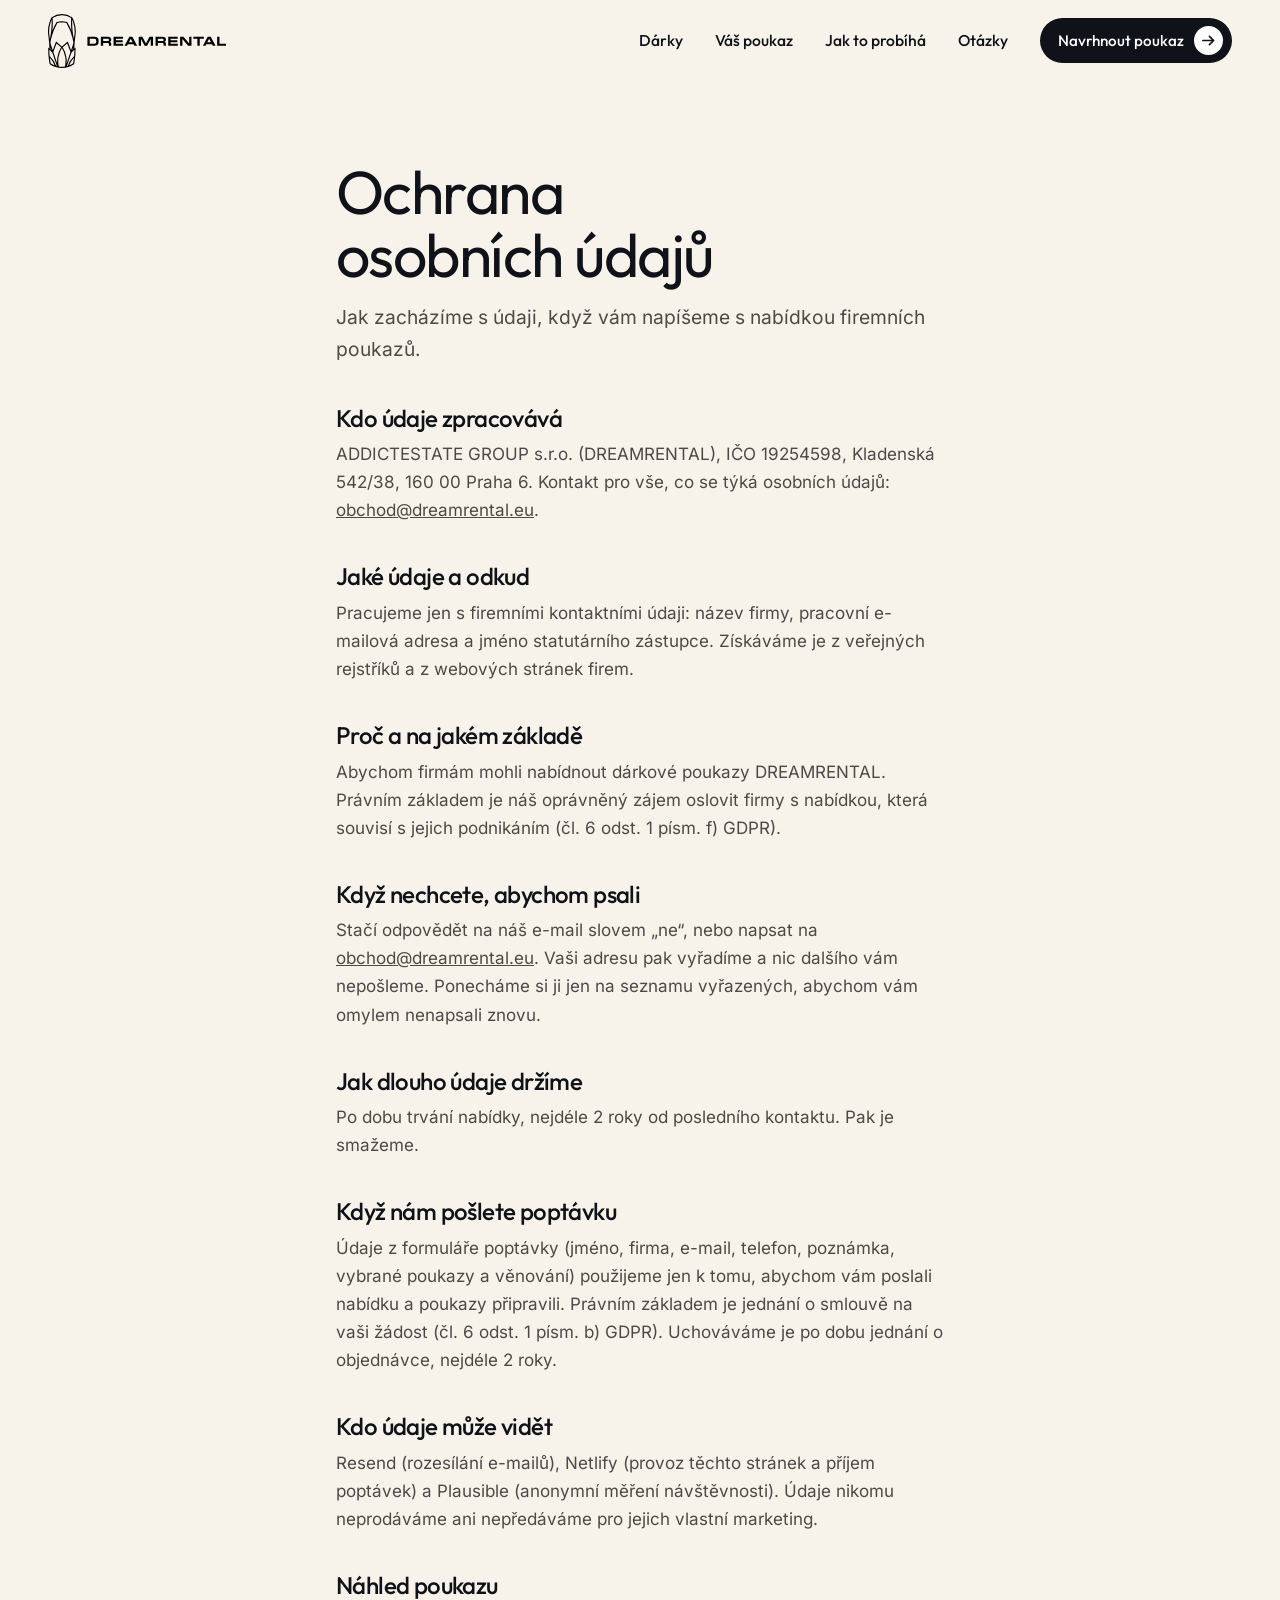
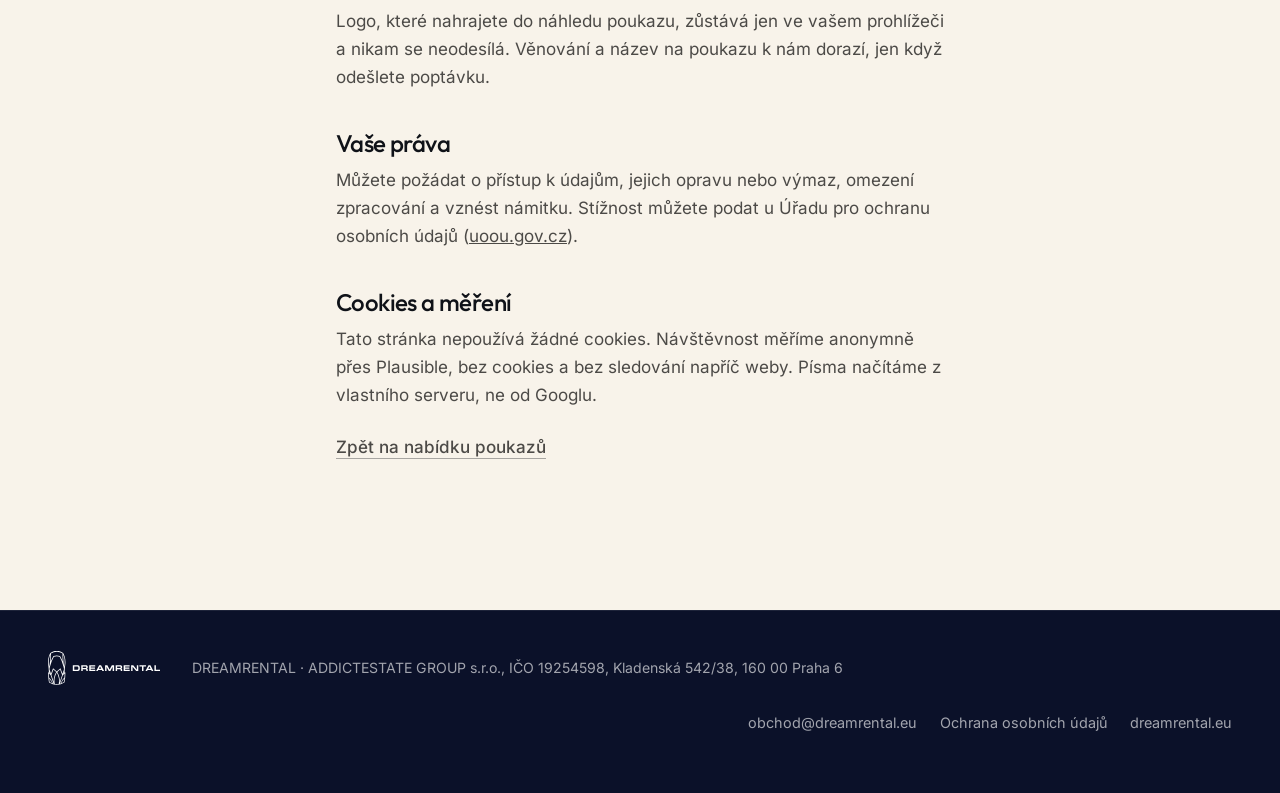
<file: ochrana-osobnich-udaju/index.html>
<!doctype html>
<html lang="cs"><head><meta charset="utf-8"><meta name="viewport" content="width=device-width, initial-scale=1, viewport-fit=cover"><title>Ochrana osobních údajů – firemní poukazy DREAMRENTAL</title><meta name="description" content="Jak DREAMRENTAL (ADDICTESTATE GROUP s.r.o.) zachází s firemními kontaktními údaji při nabídce dárkových poukazů."><meta name="robots" content="noindex"><meta name="theme-color" content="#e9f1fc"><link rel="canonical" href="https://dreamrental-poukazy.eu/ochrana-osobnich-udaju/"><link rel="icon" href="../logo-ikona.svg" type="image/svg+xml"><meta property="og:type" content="website"><meta property="og:locale" content="cs_CZ"><meta property="og:title" content="Ochrana osobních údajů – firemní poukazy DREAMRENTAL"><meta property="og:description" content="Jak DREAMRENTAL (ADDICTESTATE GROUP s.r.o.) zachází s firemními kontaktními údaji při nabídce dárkových poukazů."><link rel="preload" href="../fonts/outfit.woff2" as="font" type="font/woff2" crossorigin><link rel="preload" href="../fonts/inter.woff2" as="font" type="font/woff2" crossorigin><link rel="stylesheet" href="../css/style.css"></head><body>
<a class="skip" href="#obsah">Přeskočit na obsah</a>
<header class="hlavicka"><div class="hlavicka__in">
    <a href="../index.html" class="logo"><img class="logo__tmave" src="../logo.svg" alt="DREAMRENTAL" width="160" height="48"><img class="logo__bile" src="../logo-bila.svg" alt="" width="160" height="48"></a>
    <nav class="menu" aria-label="Hlavní"><a href="../#darky">Dárky</a><a href="../#poukaz">Váš poukaz</a><a href="../#postup">Jak to probíhá</a><a href="../#otazky">Otázky</a>
    </nav><a class="tlacitko tlacitko--male" href="../#poukaz">Navrhnout poukaz <span class="sipka" aria-hidden="true"></span></a>
  </div>
</header><main id="obsah"><article class="text-stranka"><h1>Ochrana osobních údajů</h1>
  <p class="text-stranka__perex">Jak zacházíme s údaji, když vám napíšeme s nabídkou firemních poukazů.</p>
  <h2>Kdo údaje zpracovává</h2>
  <p>ADDICTESTATE GROUP s.r.o. (DREAMRENTAL), IČO 19254598, Kladenská 542/38, 160 00 Praha 6. Kontakt pro vše, co se týká osobních údajů: <a href="mailto:obchod@dreamrental.eu">obchod@dreamrental.eu</a>.</p>
  <h2>Jaké údaje a odkud</h2>
  <p>Pracujeme jen s firemními kontaktními údaji: název firmy, pracovní e-mailová adresa a jméno statutárního zástupce. Získáváme je z veřejných rejstříků a z webových stránek firem.</p>
  <h2>Proč a na jakém základě</h2>
  <p>Abychom firmám mohli nabídnout dárkové poukazy DREAMRENTAL. Právním základem je náš oprávněný zájem oslovit firmy s nabídkou, která souvisí s jejich podnikáním (čl. 6 odst. 1 písm. f) GDPR).</p>
  <h2>Když nechcete, abychom psali</h2>
  <p>Stačí odpovědět na náš e-mail slovem „ne“, nebo napsat na <a href="mailto:obchod@dreamrental.eu">obchod@dreamrental.eu</a>. Vaši adresu pak vyřadíme a nic dalšího vám nepošleme. Ponecháme si ji jen na seznamu vyřazených, abychom vám omylem nenapsali znovu.</p>
  <h2>Jak dlouho údaje držíme</h2>
  <p>Po dobu trvání nabídky, nejdéle 2 roky od posledního kontaktu. Pak je smažeme.</p>
  <h2>Když nám pošlete poptávku</h2>
  <p>Údaje z formuláře poptávky (jméno, firma, e-mail, telefon, poznámka, vybrané poukazy a věnování) použijeme jen k tomu, abychom vám poslali nabídku a poukazy připravili. Právním základem je jednání o smlouvě na vaši žádost (čl. 6 odst. 1 písm. b) GDPR). Uchováváme je po dobu jednání o objednávce, nejdéle 2 roky.</p>
  <h2>Kdo údaje může vidět</h2>
  <p>Resend (rozesílání e-mailů), Netlify (provoz těchto stránek a příjem poptávek) a Plausible (anonymní měření návštěvnosti). Údaje nikomu neprodáváme ani nepředáváme pro jejich vlastní marketing.</p>
  <h2>Náhled poukazu</h2>
  <p>Logo, které nahrajete do náhledu poukazu, zůstává jen ve vašem prohlížeči a nikam se neodesílá. Věnování a název na poukazu k nám dorazí, jen když odešlete poptávku.</p>
  <h2>Vaše práva</h2>
  <p>Můžete požádat o přístup k údajům, jejich opravu nebo výmaz, omezení zpracování a vznést námitku. Stížnost můžete podat u Úřadu pro ochranu osobních údajů (<a href="https://uoou.gov.cz">uoou.gov.cz</a>).</p>
  <h2>Cookies a měření</h2>
  <p>Tato stránka nepoužívá žádné cookies. Návštěvnost měříme anonymně přes Plausible, bez cookies a bez sledování napříč weby. Písma načítáme z vlastního serveru, ne od Googlu.</p>
  <p><a class="odkaz" href="../index.html">Zpět na nabídku poukazů</a></p>
</article></main><footer class="paticka"><div class="paticka__in">
    <img src="../logo-bila.svg" alt="DREAMRENTAL" width="140" height="42" loading="lazy"><p>DREAMRENTAL · ADDICTESTATE GROUP s.r.o., IČO 19254598, Kladenská 542/38, 160 00 Praha 6</p>
    <p class="paticka__odkazy">
      <a href="mailto:obchod@dreamrental.eu">obchod@dreamrental.eu</a>
      <a href="index.html">Ochrana osobních údajů</a>
      <a href="https://dreamrental.eu">dreamrental.eu</a>
    </p>
  </div>
</footer><script src="../js/main.js" defer></script></body></html>
</file>
<file: css/style.css>
/* DREAMRENTAL – firemní vánoční poukazy. Koncept „Štědrý večer nad mraky“: noční nebe a sníh,
   3D scény z brandu dreamrental.eu, vánoční červená a zlatá z původního webu poukazů, na konci zlatá brána. */
/* písma zúžená na češtinu a slovenštinu a na použité řezy (Outfit 300–500, Inter 400–600) */
@font-face{font-family:"Outfit";src:url(../fonts/outfit.woff2) format("woff2");font-weight:300 500;font-display:swap}
@font-face{font-family:"Inter";src:url(../fonts/inter.woff2) format("woff2");font-weight:400 600;font-display:swap}


:root{
  --hvezda:url("data:image/svg+xml,%3Csvg xmlns='http://www.w3.org/2000/svg' viewBox='0 0 20 20'%3E%3Cpath d='M10 0c.6 5.6 4.4 9.4 10 10-5.6.6-9.4 4.4-10 10-.6-5.6-4.4-9.4-10-10C5.6 9.4 9.4 5.6 10 0z'/%3E%3C/svg%3E");
  --nebe:#e9f1fc;         /* světlé nebe dreamrental.eu */
  --nebe-2:#d5e3f7;
  --nebe-3:#c4d6f1;
  --bila:#ffffff;
  --perlet:#fffdf8;
  --krem:#f8f3ea;         /* teplý sníh pod mraky */
  --krem-2:#f1e8d8;       /* balicí papír */
  --ink:#0f1218;          /* černá tlačítka brandu */
  --ink-2:#4c4a47;
  --ink-3:#736d66;
  --linka:#e6dccb;
  --zlato:#c99a3e;        /* stuha a svatozář */
  --zlato-2:#e8c77a;
  --zlato-t:#8a6420;      /* zlato pro text (kontrast) */
  --cervena:#a8243a;      /* vánoční červená z původního webu poukazů */
  --noc:#121a33;          /* noc a soumrak z původního webu poukazů */
  --noc-2:#1d2a52;
  --soumrak:#2d3f72;

  --f-d:"Outfit",system-ui,sans-serif;
  --f-t:"Inter",system-ui,-apple-system,"Segoe UI",sans-serif;

  --sekce:clamp(5.5rem,11vw,9.5rem);
  --okraj:clamp(1.25rem,4vw,3rem);
  --max:76rem;
  --r:22px;
  --r-s:14px;
  --stin:0 1px 2px rgba(15,18,24,.04),0 12px 32px -12px rgba(30,50,90,.16);
  color-scheme:light;
}
*,*::before,*::after{box-sizing:border-box}
[hidden]{display:none!important}
html{scroll-behavior:smooth;scroll-padding-top:5.5rem;-webkit-text-size-adjust:100%}
body{margin:0;background:var(--krem);color:var(--ink);font:400 1.0625rem/1.65 var(--f-t);-webkit-font-smoothing:antialiased;overflow-x:clip}
img{max-width:100%;height:auto;display:block}
h1,h2,h3{font-family:var(--f-d);font-weight:400;letter-spacing:-.025em;line-height:1.04;margin:0;text-wrap:balance}
h2{font-size:clamp(2.1rem,1.3rem + 3vw,3.6rem)}
h3{font-size:1.5rem;font-weight:500;letter-spacing:-.015em}
p{margin:0}
a{color:inherit}
button{font:inherit;color:inherit}
:focus-visible{outline:2px solid var(--ink);outline-offset:3px;border-radius:6px}
.skip{position:absolute;left:-999px;top:0;background:var(--ink);color:#fff;padding:.6rem 1rem;z-index:100}
.skip:focus{left:1rem;top:1rem}
.hvezdy{color:#f2b416;letter-spacing:.08em}
b,strong{font-weight:600}

/* tlačítka – černá pilulka se šipkou v kroužku jako na dreamrental.eu */
.tlacitko{display:inline-flex;white-space:nowrap;align-items:center;gap:.85rem;min-height:3.25rem;padding:.5rem .55rem .5rem 1.4rem;border-radius:999px;background:var(--ink);color:#fff;font:500 1.0625rem/1 var(--f-d);text-decoration:none;border:0;cursor:pointer;transition:transform .25s ease,background .25s ease}
.tlacitko:hover{background:#262b36}
.tlacitko:active{transform:scale(.98)}
.sipka{width:2.2rem;height:2.2rem;border-radius:50%;background:#fff;flex:none;position:relative;transition:transform .3s cubic-bezier(.2,.8,.2,1)}
.sipka::before{content:"";position:absolute;inset:0;margin:auto;width:.95rem;height:.95rem;background:var(--ink);
  -webkit-mask:url("data:image/svg+xml,%3Csvg xmlns='http://www.w3.org/2000/svg' viewBox='0 0 16 16'%3E%3Cpath d='M2 8h11M9 3.5 13.5 8 9 12.5' fill='none' stroke='%23000' stroke-width='1.8' stroke-linecap='round' stroke-linejoin='round'/%3E%3C/svg%3E") center/contain no-repeat;
          mask:url("data:image/svg+xml,%3Csvg xmlns='http://www.w3.org/2000/svg' viewBox='0 0 16 16'%3E%3Cpath d='M2 8h11M9 3.5 13.5 8 9 12.5' fill='none' stroke='%23000' stroke-width='1.8' stroke-linecap='round' stroke-linejoin='round'/%3E%3C/svg%3E") center/contain no-repeat}
.sipka--zpet{transform:scaleX(-1)}
.tlacitko:hover .sipka{transform:translateX(3px)}
.tlacitko--male{min-height:2.75rem;font-size:.95rem;padding-left:1.1rem;gap:.6rem}
.tlacitko--male .sipka{width:1.85rem;height:1.85rem}
.tlacitko--obrys{background:transparent;color:var(--ink);box-shadow:inset 0 0 0 1px var(--ink)}
.tlacitko--obrys .sipka{background:var(--ink)}
.tlacitko--obrys .sipka::before{background:#fff}
.tlacitko--obrys:hover{background:var(--ink);color:#fff}
.tlacitko--obrys:hover .sipka{background:#fff}
.tlacitko--obrys:hover .sipka::before{background:var(--ink)}
.tlacitko--plne{width:100%;justify-content:space-between;min-height:3.75rem;font-size:1.15rem;padding-left:1.6rem}
.odkaz{display:inline-flex;align-items:center;min-height:44px;font-weight:500;text-decoration:underline;text-decoration-thickness:1px;text-underline-offset:.3em;text-decoration-color:rgba(15,18,24,.35);transition:text-decoration-color .2s}
.odkaz:hover{text-decoration-color:var(--ink)}

/* HLAVIČKA */
.hlavicka{position:fixed;inset:0 0 auto;z-index:50;transition:background .3s,box-shadow .3s,backdrop-filter .3s}
.hlavicka.je-scroll{background:rgba(248,243,234,.86);backdrop-filter:blur(14px) saturate(1.4);-webkit-backdrop-filter:blur(14px) saturate(1.4);box-shadow:0 1px 0 rgba(15,18,24,.06)}
.hlavicka__in{max-width:calc(var(--max) + 2*var(--okraj));margin:0 auto;padding:.85rem var(--okraj);display:flex;align-items:center;gap:2rem}
.logo{display:flex;align-items:center;min-height:44px;flex:none}
.logo img{height:54px;width:auto}
.menu{display:flex;gap:2rem;margin-left:auto;font:500 .98rem/1 var(--f-d)}
.menu a{text-decoration:none;padding:.6rem 0;position:relative}
.menu a::after{content:"";position:absolute;left:0;right:0;bottom:.3rem;height:1px;background:currentColor;transform:scaleX(0);transform-origin:left;transition:transform .3s}
.menu a:hover::after{transform:scaleX(1)}
.hlavicka .tlacitko{margin-left:0}
@media (max-width:60rem){.menu{display:none}.hlavicka .tlacitko{margin-left:auto}}
.logo__bile{display:none}
.noc .hlavicka:not(.je-scroll) .logo__tmave{display:none}
.noc .hlavicka:not(.je-scroll) .logo__bile{display:block}
.noc .hlavicka:not(.je-scroll) .menu{color:#fff}
.noc .hlavicka:not(.je-scroll) .tlacitko{background:#fff;color:var(--ink)}
.noc .hlavicka:not(.je-scroll) .tlacitko .sipka{background:var(--ink)}
.noc .hlavicka:not(.je-scroll) .tlacitko .sipka::before{background:#fff}

/* ÚVOD */
.uvod{position:relative;padding:clamp(10rem,15vw,12rem) var(--okraj) 0;background:radial-gradient(60% 50% at 72% 46%,rgba(80,104,180,.45),transparent 70%),linear-gradient(180deg,#0b1129 0%,var(--noc) 30%,var(--noc-2) 62%,#33477e 100%);color:#fff;overflow:clip}
.nebe{position:absolute;inset:0;pointer-events:none}
.nebe__slunce{display:none}
.hvezdicky{position:absolute;inset:0 0 35%;background-image:
  radial-gradient(1.4px 1.4px at 12% 18%,#fff 50%,transparent 51%),radial-gradient(1px 1px at 27% 8%,#fff 50%,transparent 51%),
  radial-gradient(1.6px 1.6px at 44% 26%,#fff6d6 50%,transparent 51%),radial-gradient(1px 1px at 58% 12%,#fff 50%,transparent 51%),
  radial-gradient(1.3px 1.3px at 71% 30%,#fff 50%,transparent 51%),radial-gradient(1px 1px at 83% 9%,#fff 50%,transparent 51%),
  radial-gradient(1.5px 1.5px at 92% 22%,#fff6d6 50%,transparent 51%),radial-gradient(1px 1px at 6% 40%,#fff 50%,transparent 51%),
  radial-gradient(1.2px 1.2px at 36% 44%,#fff 50%,transparent 51%),radial-gradient(1px 1px at 64% 48%,#fff 50%,transparent 51%);
  opacity:.8;animation:trpyt 5s ease-in-out infinite alternate}
@keyframes trpyt{to{opacity:.45}}
/* sníh: dlaždice vloček posouvaná transformací (jen kompozitor) */
.snih{position:absolute;left:0;right:0;top:-480px;height:calc(100% + 480px);pointer-events:none;z-index:1;background-image:
  radial-gradient(2.2px 2.2px at 20px 30px,#fff 50%,transparent 52%),radial-gradient(1.6px 1.6px at 140px 90px,#fff 50%,transparent 52%),
  radial-gradient(2.6px 2.6px at 260px 40px,rgba(255,255,255,.9) 50%,transparent 52%),radial-gradient(1.8px 1.8px at 90px 200px,#fff 50%,transparent 52%),
  radial-gradient(2px 2px at 210px 260px,rgba(255,255,255,.85) 50%,transparent 52%),radial-gradient(1.4px 1.4px at 300px 170px,#fff 50%,transparent 52%),
  radial-gradient(2.4px 2.4px at 50px 360px,rgba(255,255,255,.9) 50%,transparent 52%),radial-gradient(1.6px 1.6px at 180px 420px,#fff 50%,transparent 52%),
  radial-gradient(2px 2px at 330px 330px,#fff 50%,transparent 52%);
  background-size:360px 480px;opacity:.75;animation:snezeni 22s linear infinite}
.snih--blizko{background-size:520px 480px;opacity:.5;filter:blur(.6px);animation-duration:14s;transform:scale(1.4)}
@keyframes snezeni{to{transform:translate3d(-40px,480px,0)}}
.snih--blizko{animation-name:snezeni-blizko}
@keyframes snezeni-blizko{from{transform:scale(1.4)}to{transform:scale(1.4) translate3d(30px,340px,0)}}
/* řetěz světýlek přes horní okraj */
.svetylka{position:absolute;left:50%;top:clamp(4.2rem,6vw,5.2rem);width:max(100%,860px);height:auto;transform:translateX(-50%);z-index:2;pointer-events:none}
.zarovka ellipse{filter:drop-shadow(0 0 5px var(--c));animation:zarovka 2.4s ease-in-out infinite;animation-delay:var(--z)}
@keyframes zarovka{0%,100%{opacity:1}50%{opacity:.55}}
.uvod__mraky{position:relative;z-index:1;display:flex;justify-content:center;align-items:flex-end;margin:clamp(1.5rem,3vw,2.5rem) calc(var(--okraj) * -1 - 6%) 0;pointer-events:none}
.uvod__mraky::after{content:"";position:absolute;left:0;right:0;bottom:0;height:36%;background:var(--krem)}
.uvod__mraky::before{content:"";position:absolute;z-index:2;left:0;right:0;bottom:0;height:42%;background:linear-gradient(180deg,rgba(248,243,234,0),var(--krem) 80%)}
.uvod__mraky img{position:relative;z-index:1;flex:none;width:clamp(260px,26vw,430px);height:auto;margin:0 -4.5% -1px;filter:drop-shadow(0 -10px 30px rgba(10,16,40,.25))}
.uvod__mraky img:nth-child(even){width:clamp(200px,20vw,340px);margin-bottom:clamp(2rem,4vw,3.5rem);transform:scaleX(-1)}
.uvod__mraky img:nth-child(3){width:clamp(300px,30vw,500px)}
.mrak{position:absolute;filter:drop-shadow(0 18px 30px rgba(0,0,0,.25)) brightness(.88)}
.mrak--b{width:clamp(160px,20vw,300px);right:-5%;top:15%;opacity:.85}
.uvod__in{position:relative;max-width:var(--max);margin:0 auto;display:grid;grid-template-columns:minmax(0,1fr) minmax(0,1.08fr);align-items:center;gap:clamp(1rem,3vw,3rem)}
.stitek{display:inline-flex;flex-wrap:wrap;align-items:center;gap:.35rem .6rem;font:500 .95rem/1.2 var(--f-d);color:var(--zlato-2);background:rgba(255,255,255,.07);border:1px solid rgba(232,199,122,.4);padding:.55rem 1rem .55rem .75rem;border-radius:999px;margin-bottom:1.6rem;backdrop-filter:blur(6px)}
.stitek__odpocet{color:#fff;font-weight:400}
.stitek__odpocet::before{content:"·";margin-right:.6rem;color:var(--zlato-2)}
.stitek__hvezda{width:14px;height:14px;background:var(--zlato);-webkit-mask:url("data:image/svg+xml,%3Csvg xmlns='http://www.w3.org/2000/svg' viewBox='0 0 20 20'%3E%3Cpath d='M10 0c.6 5.6 4.4 9.4 10 10-5.6.6-9.4 4.4-10 10-.6-5.6-4.4-9.4-10-10C5.6 9.4 9.4 5.6 10 0z'/%3E%3C/svg%3E") center/contain no-repeat;mask:url("data:image/svg+xml,%3Csvg xmlns='http://www.w3.org/2000/svg' viewBox='0 0 20 20'%3E%3Cpath d='M10 0c.6 5.6 4.4 9.4 10 10-5.6.6-9.4 4.4-10 10-.6-5.6-4.4-9.4-10-10C5.6 9.4 9.4 5.6 10 0z'/%3E%3C/svg%3E") center/contain no-repeat}
.uvod h1{font-size:clamp(2.75rem,1.4rem + 4.6vw,5.4rem);line-height:1;letter-spacing:-.035em}
.uvod__perex{margin-top:1.6rem;font-size:clamp(1.05rem,1rem + .3vw,1.2rem);color:rgba(255,255,255,.8);max-width:34rem}
.uvod .tlacitko{background:#fff;color:var(--ink)}
.uvod .tlacitko .sipka{background:var(--ink)}
.uvod .tlacitko .sipka::before{background:#fff}
.uvod .tlacitko:hover{background:var(--zlato-2)}
.uvod .odkaz{text-decoration-color:rgba(255,255,255,.5)}
.uvod__akce{display:flex;flex-wrap:wrap;align-items:center;gap:1rem 1.75rem;margin-top:2.2rem}
.hodnoceni{display:inline-flex;align-items:center;gap:.6rem;min-height:44px;margin-top:2.4rem;font-size:.95rem;color:rgba(255,255,255,.75);text-decoration:none}
.hodnoceni b{color:#fff}
.hodnoceni:hover span:last-child{text-decoration:underline}
.uvod__scena{position:relative;aspect-ratio:1376/900}
.uvod__scena::before{content:"";position:absolute;inset:6% 4% 0;background:radial-gradient(closest-side,rgba(255,214,140,.32),rgba(255,214,140,.07) 60%,transparent);z-index:0}
.uvod__darek{position:absolute;inset:auto 0 0 0;width:100%;z-index:1;filter:drop-shadow(0 40px 50px rgba(0,0,0,.35))}
.uvod__andel{position:absolute;width:27%;left:0;top:-2%;z-index:3;animation:vznaseni 6s ease-in-out infinite}
.uvod__cesmina{position:absolute;z-index:2;width:17%;left:13.5%;top:31%;transform:rotate(-14deg);filter:drop-shadow(0 6px 10px rgba(0,0,0,.25))}
@keyframes vznaseni{0%,100%{transform:translateY(0) rotate(-3deg)}50%{transform:translateY(-14px) rotate(2deg)}}
.vyhody{position:relative;z-index:2;max-width:var(--max);margin:clamp(2.5rem,5vw,4rem) auto 0;padding:1.5rem 0 0;list-style:none;display:flex;flex-wrap:wrap;justify-content:space-between;gap:.8rem 2rem;border-top:1px solid rgba(255,255,255,.14);font:400 1.02rem/1.3 var(--f-d);color:rgba(255,255,255,.88)}
.vyhody li{display:flex;align-items:center;gap:.55rem}
.vyhody li::before{content:"";width:18px;height:18px;border-radius:50%;background:var(--zlato-2) url("data:image/svg+xml,%3Csvg xmlns='http://www.w3.org/2000/svg' viewBox='0 0 16 16'%3E%3Cpath d='m4 8.3 2.6 2.5L12 5.4' fill='none' stroke='%230f1218' stroke-width='1.8' stroke-linecap='round' stroke-linejoin='round'/%3E%3C/svg%3E") center/12px no-repeat;flex:none}

/* hlavičky sekcí */
.sekce__hlava{max-width:46rem;margin:0 auto clamp(2.5rem,5vw,4rem);text-align:center}
.sekce__hlava p{margin-top:1.1rem;color:var(--ink-2);font-size:1.1rem}
.sekce__hlava--vlevo{text-align:left;margin-left:0}
.sekce__hlava--radek{max-width:none;display:flex;justify-content:space-between;align-items:end;gap:2rem;text-align:left}
.sekce__hlava--radek > div:first-child{max-width:42rem}

/* TŘI DÁRKY */
.darky{padding:calc(var(--sekce) * .5) var(--okraj) calc(var(--sekce) * .55);max-width:calc(var(--max) + 2*var(--okraj));margin:0 auto}
.darky__mrizka{display:grid;grid-template-columns:1.25fr 1fr;grid-template-rows:auto auto;gap:1.25rem}
.darek{position:relative;display:flex;flex-direction:column;background:#0d1430;color:#fff;border-radius:26px;overflow:hidden;isolation:isolate;box-shadow:0 0 0 1px rgba(232,199,122,.16) inset,0 40px 70px -40px rgba(13,20,48,.6);transition:box-shadow .4s,transform .5s cubic-bezier(.2,.8,.2,1)}
.darek:hover{box-shadow:0 0 0 1px rgba(232,199,122,.4) inset,0 50px 80px -40px rgba(13,20,48,.7);transform:translateY(-4px)}
/* teplé světlo výlohy nad autem */
.darek::before{content:"";position:absolute;left:50%;top:-30%;width:120%;height:70%;transform:translateX(-50%);background:radial-gradient(closest-side,rgba(255,200,120,.22),transparent);pointer-events:none;z-index:1}
.darek--hlavni{grid-row:span 2}
.darek__foto{position:relative;display:grid;place-items:end center;padding:3rem 1.5rem 9%;min-height:15rem;background:var(--noc);isolation:isolate;overflow:hidden}
.darek--hlavni .darek__foto{flex:1;padding:4rem 2rem 10%}
.darek__pozadi{position:absolute;inset:0;width:100%;height:100%;object-fit:cover;object-position:50% 70%;z-index:-2;transition:transform 1.2s cubic-bezier(.2,.8,.2,1),opacity .6s ease}
.darek:hover .darek__pozadi{transform:scale(1.04)}
.darek__foto::after{content:"";position:absolute;inset:0;z-index:-1;background:linear-gradient(180deg,rgba(11,17,41,.35),transparent 40%,transparent 72%,rgba(13,20,48,.55) 92%,#0d1430)}
.darek__snih{position:absolute;inset:0;pointer-events:none;z-index:2;background-image:
  radial-gradient(1.8px 1.8px at 30px 40px,rgba(255,255,255,.8) 50%,transparent 52%),radial-gradient(1.3px 1.3px at 120px 110px,rgba(255,255,255,.7) 50%,transparent 52%),
  radial-gradient(2px 2px at 210px 60px,rgba(255,255,255,.75) 50%,transparent 52%),radial-gradient(1.4px 1.4px at 80px 180px,rgba(255,255,255,.6) 50%,transparent 52%),
  radial-gradient(1.7px 1.7px at 250px 200px,rgba(255,255,255,.7) 50%,transparent 52%);background-size:280px 240px;opacity:.7}
.darek__obal{position:relative;width:78%;max-width:560px;display:grid;place-items:center;z-index:1}
.darek:not(.darek--hlavni) .darek__obal{width:66%}
.darek--hlavni .darek__obal{width:92%;max-width:680px}
/* kontaktní stín pod koly, auto stojí na sněhu */
.darek__obal::after{content:"";position:absolute;left:6%;right:6%;bottom:-2%;height:12%;border-radius:50%;background:radial-gradient(closest-side,rgba(6,10,25,.55),rgba(6,10,25,.18) 60%,transparent);filter:blur(4px);z-index:-1}
.darek__auto{position:relative;width:100%;transition:transform .8s cubic-bezier(.2,.8,.2,1),opacity .6s ease}
.darek:hover .darek__auto{transform:translateX(1.5%)}
.darek__odznak{position:absolute;top:1.25rem;left:1.25rem;z-index:3;display:inline-flex;align-items:center;gap:.45rem;font:500 .85rem/1 var(--f-d);background:rgba(255,255,255,.12);border:1px solid rgba(232,199,122,.55);color:var(--zlato-2);padding:.5rem .85rem .5rem .7rem;border-radius:999px;backdrop-filter:blur(8px);-webkit-backdrop-filter:blur(8px)}
.darek__odznak::before{content:"";width:12px;height:12px;background:var(--zlato-2);-webkit-mask:var(--hvezda) center/contain no-repeat;mask:var(--hvezda) center/contain no-repeat}
.darek__text{position:relative;z-index:2;padding:.5rem 1.75rem 1.75rem;background:#0d1430}
.darek--hlavni .darek__text{padding:.75rem 2.25rem 2.25rem}
.darek__pro{font:500 .9rem/1 var(--f-d);color:var(--zlato-2);margin-bottom:.6rem;letter-spacing:.01em}
.darek--hlavni h3{font-size:clamp(1.8rem,1.3rem + 1.4vw,2.5rem);font-weight:400}
.darek__auta{color:rgba(255,255,255,.62);margin-top:.4rem;font-size:.98rem}
.darek__cena{display:flex;flex-wrap:wrap;align-items:baseline;gap:.4rem 1rem;margin:1.2rem 0 1.4rem}
.darek__kc{font:400 2rem/1 var(--f-d);letter-spacing:-.02em}
.darek--hlavni .darek__kc{font-size:2.6rem}
.darek__bezne{color:rgba(255,255,255,.55);font-size:.92rem}
.darek:not(.darek--hlavni) .darek__text{display:grid;grid-template-columns:1fr auto;column-gap:1rem;align-items:end}
.darek:not(.darek--hlavni) .darek__text > :not(.darek__cena):not(.tlacitko){grid-column:1/-1}
.darek:not(.darek--hlavni) .darek__cena{margin:1rem 0 0}
.darek:not(.darek--hlavni) .tlacitko{font-size:.95rem;min-height:2.9rem}
.darek .tlacitko{background:#fff;color:var(--ink);box-shadow:none}
.darek .tlacitko .sipka{background:var(--ink)}
.darek .tlacitko .sipka::before{background:#fff}
.darek .tlacitko:hover{background:var(--zlato-2);color:var(--ink)}

/* KONFIGURÁTOR */
.poukaz{padding:var(--sekce) var(--okraj);background:linear-gradient(180deg,var(--krem) 0%,var(--krem-2) 30%,var(--krem-2) 100%);position:relative;overflow-x:clip;isolation:isolate}
.poukaz::before{content:"";position:absolute;inset:0;z-index:-1;pointer-events:none;background-color:#c99a3e;opacity:.13;
  mask:url("data:image/svg+xml,%3Csvg xmlns='http://www.w3.org/2000/svg' viewBox='0 0 180 180'%3E%3Cpath d='M30 20c.4 3.6 2.8 6 6.4 6.4-3.6.4-6 2.8-6.4 6.4-.4-3.6-2.8-6-6.4-6.4 3.6-.4 6-2.8 6.4-6.4zM120 70c.5 4.5 3.5 7.5 8 8-4.5.5-7.5 3.5-8 8-.5-4.5-3.5-7.5-8-8 4.5-.5 7.5-3.5 8-8zM70 130c.3 2.7 2.1 4.5 4.8 4.8-2.7.3-4.5 2.1-4.8 4.8-.3-2.7-2.1-4.5-4.8-4.8 2.7-.3 4.5-2.1 4.8-4.8zM160 150c.3 2.4 1.8 3.9 4.2 4.2-2.4.3-3.9 1.8-4.2 4.2-.3-2.4-1.8-3.9-4.2-4.2 2.4-.3 3.9-1.8 4.2-4.2z'/%3E%3C/svg%3E") 0 0/180px 180px repeat;
  -webkit-mask:url("data:image/svg+xml,%3Csvg xmlns='http://www.w3.org/2000/svg' viewBox='0 0 180 180'%3E%3Cpath d='M30 20c.4 3.6 2.8 6 6.4 6.4-3.6.4-6 2.8-6.4 6.4-.4-3.6-2.8-6-6.4-6.4 3.6-.4 6-2.8 6.4-6.4zM120 70c.5 4.5 3.5 7.5 8 8-4.5.5-7.5 3.5-8 8-.5-4.5-3.5-7.5-8-8 4.5-.5 7.5-3.5 8-8zM70 130c.3 2.7 2.1 4.5 4.8 4.8-2.7.3-4.5 2.1-4.8 4.8-.3-2.7-2.1-4.5-4.8-4.8 2.7-.3 4.5-2.1 4.8-4.8zM160 150c.3 2.4 1.8 3.9 4.2 4.2-2.4.3-3.9 1.8-4.2 4.2-.3-2.4-1.8-3.9-4.2-4.2 2.4-.3 3.9-1.8 4.2-4.2z'/%3E%3C/svg%3E") 0 0/180px 180px repeat}
/* zavěšené baňky jako na původním webu poukazů */
.banky{position:absolute;top:0;left:0;right:0;height:0;pointer-events:none;z-index:2}
.banka{position:absolute;top:0;width:clamp(26px,3vw,40px);transform-origin:50% 0;animation:houpani 5s ease-in-out infinite}
.banka:nth-child(2){animation-delay:-1.6s;animation-duration:6s}
.banka:nth-child(3){animation-delay:-3s}
.banka svg{display:block;width:100%;height:auto;overflow:visible}
@keyframes houpani{0%,100%{transform:rotate(-4deg)}50%{transform:rotate(4deg)}}
.poukaz > .sekce__hlava{max-width:var(--max);margin-left:auto;margin-right:auto}
.poukaz > .sekce__hlava h2,.poukaz > .sekce__hlava p{max-width:40rem}
.poukaz__in{max-width:var(--max);margin:0 auto;display:grid;grid-template-columns:minmax(0,1.15fr) minmax(0,1fr);gap:clamp(2rem,5vw,5rem);align-items:start}
.poukaz__nahled{position:sticky;top:7rem;padding-top:4.5rem}
.poukaz__pozn{margin-top:1.1rem;font-size:.88rem;color:var(--ink-3);text-align:center}

.karta{position:relative;aspect-ratio:1.62;border-radius:20px;background:
  radial-gradient(120% 90% at 0% 0%,#34478a 0%,transparent 55%),
  linear-gradient(140deg,var(--noc-2) 0%,var(--noc) 70%);color:#fff;overflow:visible;display:grid;grid-template-columns:1fr 24%;box-shadow:0 2px 0 rgba(255,255,255,.06) inset,0 40px 70px -30px rgba(15,25,50,.55),0 18px 30px -18px rgba(15,25,50,.35);container-type:inline-size;transform:rotate(-1.2deg);transition:transform .6s cubic-bezier(.2,.8,.2,1)}
.karta:hover{transform:rotate(0)}
/* zlatá ražba po obvodu a odlesk, který po kartě občas přejede */
.karta::before{content:"";position:absolute;inset:0;border-radius:inherit;padding:1px;background:linear-gradient(135deg,rgba(246,220,154,.9),rgba(201,154,62,.25) 30%,rgba(246,220,154,.7) 60%,rgba(168,122,42,.3));-webkit-mask:linear-gradient(#000,#000) content-box,linear-gradient(#000,#000);-webkit-mask-composite:xor;mask:linear-gradient(#000,#000) content-box exclude,linear-gradient(#000,#000);pointer-events:none;z-index:4}
.karta::after{content:"";position:absolute;inset:0;border-radius:inherit;pointer-events:none;z-index:1;background:linear-gradient(105deg,transparent 35%,rgba(255,255,255,.13) 45%,rgba(255,246,220,.22) 50%,rgba(255,255,255,.1) 55%,transparent 65%) -150% 0/250% 100% no-repeat;animation:odlesk 7s ease-in-out infinite 1.5s}
@keyframes odlesk{0%,55%{background-position:-150% 0}85%,100%{background-position:250% 0}}
.karta__snih{position:absolute;inset:0;border-radius:inherit;pointer-events:none;background-image:radial-gradient(1.5px 1.5px at 30px 30px,rgba(255,255,255,.55) 50%,transparent 52%),radial-gradient(1.1px 1.1px at 110px 80px,rgba(255,255,255,.45) 50%,transparent 52%),radial-gradient(1.8px 1.8px at 170px 20px,rgba(255,255,255,.5) 50%,transparent 52%);background-size:200px 110px}
.karta__obsah{position:relative;padding:7cqw 0 5.5cqw 6.5cqw;display:flex;flex-direction:column;min-width:0;z-index:1}
.karta__logo{width:21cqw;height:auto;opacity:.95}
.karta__typ{margin-top:3.2cqw;font:500 2.1cqw/1 var(--f-d);color:var(--zlato-2);letter-spacing:.06em;text-transform:uppercase}
.karta__nazev{margin-top:1.6cqw;font:400 5.6cqw/1.02 var(--f-d);letter-spacing:-.03em;max-width:92%}
.karta__od{margin-top:1.4cqw;font:300 2.6cqw/1.2 var(--f-d);color:rgba(255,255,255,.75)}
.karta__od span{color:#fff;font-weight:500}
.karta__venovani{margin-top:auto;font:300 2.7cqw/1.35 var(--f-d);color:rgba(255,255,255,.88);max-width:88%;padding-top:2cqw;border-top:1px solid rgba(255,255,255,.12)}
.karta__udaje{display:flex;gap:4cqw;margin:2cqw 0 0;font-size:1.8cqw;color:rgba(255,255,255,.55)}
.karta__udaje div{display:flex;gap:.6cqw}
.karta__udaje dd{margin:0;color:#fff;font-weight:500}
.karta__stuha{position:relative;background:linear-gradient(90deg,#a87a2a 0%,#e9c477 22%,#f6dc9a 45%,#d4a84f 70%,#a87a2a 100%);margin:0 34% 0 34%;box-shadow:0 0 0 1px rgba(0,0,0,.15)}
.karta__masle{position:absolute;left:50%;top:-6.5cqw;width:30cqw;height:auto;transform:translateX(-50%);filter:drop-shadow(0 8px 10px rgba(0,0,0,.3));z-index:3}
.karta__visacka{position:absolute;top:22cqw;left:50%;transform:translateX(-50%) rotate(4deg);transform-origin:top center;width:17cqw;aspect-ratio:1;background:#fff;color:var(--ink-3);border-radius:2.2cqw;display:grid;place-items:center;text-align:center;padding:1.8cqw;font:500 1.9cqw/1.15 var(--f-d);box-shadow:0 10px 20px rgba(0,0,0,.3);z-index:2;animation:visacka 5s ease-in-out infinite}
.karta__visacka::before{content:"";position:absolute;top:-6cqw;left:50%;width:1px;height:6cqw;background:var(--zlato-2)}
.karta__visacka img{max-width:100%;max-height:100%;object-fit:contain}
@keyframes visacka{0%,100%{transform:translateX(-50%) rotate(4deg)}50%{transform:translateX(-50%) rotate(-2deg)}}
.karta__auto{position:absolute;width:48%;right:26%;top:-26%;filter:drop-shadow(0 16px 14px rgba(15,25,50,.35));pointer-events:none;transition:opacity .35s,transform .5s cubic-bezier(.2,.8,.2,1);z-index:2}
.karta__auto.je-zmena{opacity:0;transform:translateY(-10px)}

.formular{display:grid;gap:1.25rem}
.pole{margin:0;padding:1.5rem;border:0;border-radius:var(--r);background:#fffdf9;box-shadow:0 1px 2px rgba(60,40,10,.05),0 18px 40px -22px rgba(90,60,20,.28);display:grid;gap:1rem;min-width:0}
.pole legend{float:left;width:100%;font:500 1.15rem/1.2 var(--f-d);padding:0;margin-bottom:.2rem}
.pole label{display:grid;gap:.45rem;font-size:.92rem;color:var(--ink-2)}
.volby{display:grid;grid-template-columns:1fr 1fr;gap:.6rem}
.volba{position:relative;cursor:pointer}
.volba input{position:absolute;opacity:0;inset:0;cursor:pointer}
.volba > span{display:grid;gap:.2rem;padding:.85rem 1rem;border-radius:var(--r-s);border:1px solid var(--linka);background:#fff;transition:border-color .2s,box-shadow .2s,background .2s;min-height:3.9rem}
.volba b{font:500 1rem/1.2 var(--f-d);color:var(--ink)}
.volba small{font-size:.85rem;color:var(--ink-3)}
.volba input:checked + span{border-color:var(--ink);box-shadow:inset 0 0 0 1px var(--ink);background:#fff}
.volba input:focus-visible + span{outline:2px solid var(--ink);outline-offset:2px}
.vstup{display:flex;align-items:center;background:#fff;border:1px solid var(--linka);border-radius:var(--r-s);transition:border-color .2s}
.vstup:focus-within{border-color:var(--ink)}
.vstup input,.vstup textarea{flex:1;min-width:0;border:0;background:transparent;font:400 1.02rem/1.4 var(--f-t);color:var(--ink);padding:.85rem 1rem;resize:none;outline:none;min-height:3rem}
.vstup--kc i{font-style:normal;padding-right:1rem;color:var(--ink-3)}
.napady{display:flex;flex-wrap:wrap;gap:.5rem}
.napady button{border:1px solid var(--linka);background:#fff;border-radius:999px;padding:.6rem .95rem;font-size:.88rem;cursor:pointer;min-height:2.6rem;transition:border-color .2s}
.napady button:hover{border-color:var(--ink)}
.nahrat{display:flex!important;align-items:center;gap:1rem!important;grid-template-columns:none!important;padding:.9rem 1rem;border:1px dashed #cdbd9f;border-radius:var(--r-s);cursor:pointer;position:relative;transition:border-color .2s,background .2s}
.nahrat:hover{border-color:var(--ink);background:#fff}
.nahrat input{position:absolute;inset:0;opacity:0;cursor:pointer}
.nahrat:focus-within{outline:2px solid var(--ink);outline-offset:2px}
.nahrat__ikona{width:2.4rem;height:2.4rem;border-radius:50%;background:var(--krem-2);display:grid;place-items:center;font:400 1.4rem/1 var(--f-d);color:var(--ink);flex:none}
.nahrat b{display:block;font:500 1rem/1.3 var(--f-d);color:var(--ink)}
.nahrat small{font-size:.85rem;color:var(--ink-3)}
.pocet{display:inline-flex;align-items:center;border:1px solid var(--linka);border-radius:999px;background:#fff;width:max-content}
.pocet button{width:3rem;height:3rem;border:0;background:none;font-size:1.4rem;cursor:pointer;border-radius:50%}
.pocet button:hover{background:var(--krem-2)}
.pocet input{width:4.5rem;min-height:44px;text-align:center;border:0;font:500 1.25rem/1 var(--f-d);color:var(--ink);background:none;-moz-appearance:textfield;appearance:textfield}
.pocet input::-webkit-inner-spin-button,.pocet input::-webkit-outer-spin-button{-webkit-appearance:none;margin:0}
.souhrn{padding:1.6rem;border-radius:var(--r);background:linear-gradient(150deg,var(--noc-2),var(--noc));color:#fff;display:grid;gap:.6rem}
.souhrn__radek{display:flex;justify-content:space-between;align-items:baseline;gap:1rem;flex-wrap:wrap;font:400 1.05rem/1.2 var(--f-d);color:rgba(255,255,255,.75)}
.souhrn__celkem{font:400 clamp(2rem,1.6rem + 1.4vw,2.6rem)/1 var(--f-d);color:#fff;letter-spacing:-.02em}
.souhrn__pozn{font-size:.9rem;color:var(--zlato-2);margin-bottom:.7rem}
.souhrn .tlacitko{background:#fff;color:var(--ink)}
.souhrn .tlacitko .sipka{background:var(--ink)}
.souhrn .tlacitko .sipka::before{background:#fff}
.souhrn .tlacitko:hover{background:var(--zlato-2)}
.souhrn__info{font-size:.84rem;color:rgba(255,255,255,.6);margin-top:.3rem}
.souhrn__info a{color:#fff}

/* JAK TO PROBÍHÁ – visačky na dárky zavěšené na zlatém provázku */
.postup{position:relative;padding:var(--sekce) var(--okraj);background:radial-gradient(70% 60% at 50% 0%,#2a3c74 0%,transparent 70%),linear-gradient(180deg,var(--noc-2),var(--noc));color:#fff;overflow:clip}
.postup .snih{opacity:.45}
.postup__in{position:relative;z-index:2;max-width:var(--max);margin:0 auto}
.postup h2{text-align:center;max-width:40rem;margin:0 auto}
.postup__provazek{display:block;width:100%;height:3rem;margin-top:clamp(2.5rem,5vw,4rem)}
.visacky{list-style:none;margin:-1.6rem 0 0;padding:0;display:grid;grid-template-columns:repeat(3,1fr);gap:clamp(1.5rem,4vw,4rem)}
.visacka{position:relative;--visi:3rem;margin-top:var(--visi);transform-origin:50% calc(var(--visi) * -1);animation:visacka-h 6s ease-in-out infinite}
.visacka:nth-child(1){--visi:2.2rem;animation-delay:-1s}
.visacka:nth-child(2){--visi:4.2rem;animation-delay:-3.2s;animation-duration:7s}
.visacka:nth-child(3){--visi:2.2rem;animation-delay:-5s}
/* provázek od girlandy k dírce visačky */
.visacka::before{content:"";position:absolute;left:50%;bottom:calc(100% - 1.55rem);width:1.5px;height:calc(var(--visi) + 1.55rem);background:#d9b465;z-index:2}
.visacka__papir{display:block;padding:3.6rem 1.75rem 1.9rem;color:var(--ink);background:linear-gradient(170deg,#fbf6ea,#efe4cc);
  clip-path:polygon(16% 0,84% 0,100% 12%,100% 100%,0 100%,0 12%);
  -webkit-mask:radial-gradient(circle at 50% 1.55rem,transparent .45rem,#000 .5rem);mask:radial-gradient(circle at 50% 1.55rem,transparent .45rem,#000 .5rem)}
.visacka{filter:drop-shadow(0 18px 22px rgba(0,0,0,.35))}
.visacka__cislo{display:block;font:400 3.4rem/1 var(--f-d);letter-spacing:-.04em;color:var(--cervena);margin-bottom:1rem}
.visacka h3{font-size:1.45rem}
.visacka p{margin-top:.6rem;color:#5b5446;font-size:1rem}
@keyframes visacka-h{0%,100%{transform:rotate(-1.6deg)}50%{transform:rotate(1.6deg)}}

/* FLOTILA */
.flotila{padding:var(--sekce) 0;overflow:clip;background:var(--krem)}
.flotila .sekce__hlava{max-width:var(--max);margin-left:auto;margin-right:auto;padding:0 var(--okraj);box-sizing:content-box}
.flotila__sipky{display:flex;gap:.6rem;flex:none}
.flotila__sipky button{width:3.25rem;height:3.25rem;border-radius:50%;border:1px solid #d9ccb5;background:transparent;cursor:pointer;display:grid;place-items:center;transition:border-color .2s}
.flotila__sipky button:hover{border-color:var(--ink);background:#fff}
.flotila__sipky .sipka{background:none;width:1.2rem;height:1.2rem}
.flotila__pas{list-style:none;margin:0;padding:.5rem max(var(--okraj),calc((100vw - var(--max)) / 2)) 1.5rem;display:grid;grid-auto-flow:column;grid-auto-columns:clamp(15rem,26vw,22rem);gap:1rem;overflow-x:auto;scroll-snap-type:x mandatory;scroll-padding-inline:max(var(--okraj),calc((100vw - var(--max)) / 2));scrollbar-width:none;overscroll-behavior-x:contain}
.flotila__pas::-webkit-scrollbar{display:none}
.auto{scroll-snap-align:start;display:flex;flex-direction:column;gap:1rem}

.auto__foto{position:relative;border-radius:20px;overflow:hidden;isolation:isolate;padding:2.6rem 1.1rem 1.4rem;
  background:radial-gradient(58% 13% at 50% 86%,rgba(4,8,22,.55),transparent 72%),radial-gradient(130% 34% at 50% 100%,#f4f6fb 0%,#d9e0ee 40%,rgba(160,176,212,.0) 72%),radial-gradient(70% 60% at 50% 18%,#2c3f7a 0%,transparent 70%),linear-gradient(180deg,#0d1430,#1a2654 70%,#2a3a6e)}
.auto__foto::before{content:"";position:absolute;inset:0;z-index:-1;opacity:.7;background-image:radial-gradient(1.6px 1.6px at 24px 30px,#fff 50%,transparent 52%),radial-gradient(1.2px 1.2px at 96px 74px,rgba(255,255,255,.8) 50%,transparent 52%),radial-gradient(2px 2px at 170px 22px,rgba(255,255,255,.75) 50%,transparent 52%),radial-gradient(1.3px 1.3px at 60px 120px,rgba(255,255,255,.6) 50%,transparent 52%);background-size:200px 150px}
.auto img{position:relative;width:100%;aspect-ratio:2.05;object-fit:contain;transition:transform .6s cubic-bezier(.2,.8,.2,1),opacity .6s ease}
.auto:hover img{transform:scale(1.04)}
.auto p{font:500 1.3rem/1.2 var(--f-d);padding:0 .35rem;letter-spacing:-.01em}
.auto small{display:block;font:500 .78rem/1.3 var(--f-t);color:var(--ink-3);letter-spacing:.08em;text-transform:uppercase;margin-bottom:.25rem}
.flotila__pata{max-width:var(--max);margin:1rem auto 0;padding:0 var(--okraj);box-sizing:content-box;display:flex;justify-content:space-between;align-items:center;gap:1.5rem;flex-wrap:wrap}
.flotila__pata .tlacitko{font-size:.98rem}

/* RECENZE */
.recenze{padding:var(--sekce) var(--okraj);background:var(--perlet)}
.recenze__in{max-width:var(--max);margin:0 auto}
.recenze__hlava{display:flex;justify-content:space-between;align-items:end;gap:2rem;margin-bottom:clamp(2.5rem,5vw,4rem)}
.recenze__hlava h2{max-width:30rem}
.recenze__skore{display:flex;align-items:center;gap:1rem;text-decoration:none;flex:none}
.recenze__skore > b{font:400 4rem/1 var(--f-d);letter-spacing:-.04em}
.recenze__skore > span{font-size:.92rem;color:var(--ink-2);line-height:1.5}
.recenze__skore:hover > span{text-decoration:underline}
.recenze__mrizka{display:grid;grid-template-columns:repeat(3,1fr);gap:clamp(1.5rem,4vw,3.5rem)}
.recenze__karta{position:relative;margin:0;padding:1.6rem 0 0;border-top:1px solid var(--zlato);display:flex;flex-direction:column;gap:1rem}
.recenze__karta::before{content:"“";display:block;height:2.2rem;margin-bottom:-.6rem;font:400 5rem/1 var(--f-d);color:var(--cervena)}
.recenze__karta blockquote{margin:0;font:400 1.3rem/1.45 var(--f-d);letter-spacing:-.01em;flex:1}
.recenze__karta figcaption{font-size:.95rem;color:var(--ink-3);padding-top:.25rem}
.recenze__karta figcaption a{color:var(--ink-2)}

/* OTÁZKY */
.otazky{position:relative;padding:var(--sekce) var(--okraj);overflow-x:clip;background:var(--krem)}
.otazky__in{max-width:var(--max);margin:0 auto;display:grid;grid-template-columns:1fr 1.6fr;gap:clamp(2rem,6vw,6rem);align-items:start}
.otazky__hlava{position:sticky;top:7rem}
.otazky__hlava p{margin:1.25rem 0 1.75rem;color:var(--ink-2);max-width:26rem}
.otazky__hlava p a{color:inherit}
.otazky details{border-bottom:1px solid var(--linka)}
.otazky details:first-child{border-top:1px solid var(--linka)}
.otazky summary{list-style:none;cursor:pointer;display:flex;justify-content:space-between;align-items:center;gap:1.5rem;padding:1.35rem 0;font:500 1.2rem/1.3 var(--f-d);min-height:3rem}
.otazky summary::-webkit-details-marker{display:none}
.otazky summary::after{content:"";width:1.75rem;height:1.75rem;flex:none;border-radius:50%;background:var(--krem-2) url("data:image/svg+xml,%3Csvg xmlns='http://www.w3.org/2000/svg' viewBox='0 0 16 16'%3E%3Cpath d='M8 3.5v9M3.5 8h9' stroke='%230f1218' stroke-width='1.6' stroke-linecap='round'/%3E%3C/svg%3E") center/12px no-repeat;transition:transform .3s}
.otazky details[open] summary::after{transform:rotate(45deg)}
.otazky details p{padding:0 3rem 1.5rem 0;color:var(--ink-2)}

/* ZLATÁ BRÁNA */
.brana{position:relative;background:radial-gradient(55% 70% at 72% 55%,#2d4180 0%,transparent 70%),linear-gradient(180deg,var(--noc) 0%,#0b1129 100%);color:#fff;overflow:clip}
.brana .snih{opacity:.5}
.brana .hvezdicky{inset:0}
.brana__in{position:relative;z-index:2;max-width:var(--max);margin:0 auto;padding:var(--sekce) var(--okraj);display:grid;grid-template-columns:minmax(0,.9fr) minmax(0,1.1fr);align-items:center;gap:clamp(2rem,5vw,5rem)}
.brana__scena{position:relative;margin:0;order:2}
.brana__zare{position:absolute;left:50%;top:44%;width:70%;aspect-ratio:1;transform:translate(-50%,-50%);border-radius:50%;background:radial-gradient(closest-side,rgba(255,206,120,.55),rgba(255,190,100,.18) 55%,transparent);animation:zare 5s ease-in-out infinite alternate}
@keyframes zare{to{opacity:.7;transform:translate(-50%,-50%) scale(.94)}}
.brana__obraz{position:relative;width:100%;filter:drop-shadow(0 40px 50px rgba(0,0,0,.4))}
.brana__text{position:relative}
.brana__text > *{max-width:30rem}
.brana h2{font-size:clamp(2.4rem,1.4rem + 3.6vw,4.4rem);letter-spacing:-.035em}
.brana__text > p{margin-top:1.2rem;color:rgba(255,255,255,.8);font-size:1.1rem}
.brana .tlacitko{background:#fff;color:var(--ink)}
.brana .tlacitko .sipka{background:var(--ink)}
.brana .tlacitko .sipka::before{background:#fff}
.brana .tlacitko:hover{background:var(--zlato-2)}
.brana__akce{margin-top:2rem}
.brana__kontakt{margin-top:2rem!important;font-size:.98rem!important;line-height:1.8;color:rgba(255,255,255,.75)}
.brana__kontakt a{color:#fff;font-weight:500}

/* PATIČKA */
.paticka{background:#0b1129;color:rgba(255,255,255,.6);border-top:1px solid rgba(255,255,255,.08)}
.paticka__in{max-width:var(--max);margin:0 auto;padding:2.5rem var(--okraj) 3rem;box-sizing:content-box;display:flex;flex-wrap:wrap;align-items:center;gap:1rem 2rem;font-size:.88rem;color:rgba(255,255,255,.62)}
.paticka__in img{height:34px;width:auto}
.paticka__odkazy{display:flex;flex-wrap:wrap;gap:.4rem 1.4rem;margin-left:auto}
.paticka__odkazy a{text-decoration:none;display:inline-flex;align-items:center;min-height:44px;font-size:.9rem}
.paticka__odkazy a:hover{color:#fff;text-decoration:underline}

/* TEXTOVÉ STRÁNKY */
.text-stranka{max-width:44rem;margin:0 auto;padding:10rem var(--okraj) var(--sekce)}
.text-stranka h1{font-size:clamp(2.4rem,1.6rem + 3vw,3.8rem)}
.text-stranka__perex{font-size:1.2rem;color:var(--ink-2);margin-top:1rem}
.text-stranka h2{font-size:1.5rem;font-weight:500;margin:2.5rem 0 .6rem}
.text-stranka p{color:var(--ink-2)}
.text-stranka p + p{margin-top:1rem}

/* objevování a jemný pohyb mraků se scrollem */
img[loading="lazy"]{transition:opacity .6s ease}
img.ceka{opacity:0!important}
.objev{opacity:0;transform:translateY(24px);transition:opacity .8s ease,transform .8s cubic-bezier(.2,.8,.2,1)}
.objev.je-videt{opacity:1;transform:none}
@supports (animation-timeline:scroll()){
  .mrak--b{animation:mrak-b linear both;animation-timeline:scroll(root);animation-range:0 100vh}
  .uvod__darek{animation:darek linear both;animation-timeline:scroll(root);animation-range:0 100vh}
  @keyframes mrak-b{to{transform:translate3d(10%,-45%,0)}}
  @keyframes darek{to{transform:translate3d(0,-6%,0)}}
}

/* TABLET */
@media (max-width:64rem){
  .uvod__in{grid-template-columns:1fr}
  .uvod__scena{max-width:44rem;width:100%;margin:0 auto}
  .darky__mrizka{grid-template-columns:1fr 1fr}
  .darek--hlavni{grid-column:1/-1;grid-row:auto}
  .darek--hlavni .darek__foto{padding-top:3.5rem}
  .darek--hlavni .darek__obal{width:60%}
  .poukaz__in{grid-template-columns:1fr}
  .poukaz__nahled{position:relative;top:0;max-width:40rem;width:100%;margin:0 auto}
  .otazky__in{grid-template-columns:1fr}
  .otazky__hlava{position:static}
  .otazky__hlava p{margin:1rem 0 1.25rem}
  .recenze__mrizka{grid-template-columns:1fr;max-width:40rem}
  .brana__in{grid-template-columns:1fr}
  .brana__scena{order:0;max-width:40rem;width:100%;margin:0 auto}
  .visacky{gap:1.25rem}
  .visacka__papir{padding:3.4rem 1.25rem 1.6rem}
}

/* MOBIL */
@media (max-width:40rem){
  body{font-size:1rem}
  .logo img{height:40px}
  :root{--sekce:clamp(4rem,16vw,5rem)}
  .hlavicka__in{padding-top:.7rem;padding-bottom:.7rem}
  .tlacitko--male{font-size:.9rem;padding-left:.95rem}
  .hlavicka__in{gap:.75rem}
  .logo{flex-shrink:1;min-width:0}
  .logo img{max-width:100%;height:auto;max-height:40px}
  .uvod{padding-top:8.75rem}
  .svetylka{top:4.4rem}
  .mrak--b{top:auto;bottom:38%;right:-14%;width:150px}
  .uvod__mraky img{width:200px;margin:0 -9% -1px}
  .uvod__mraky img:nth-child(even){width:150px;margin-bottom:1.5rem}
  .uvod__mraky img:nth-child(3){width:230px}
  .uvod h1{font-size:clamp(2.35rem,10.5vw,3rem)}
  .uvod__akce{gap:1.1rem 1.5rem}
  .hodnoceni{margin-top:1.8rem;font-size:.9rem}
  .uvod__scena{margin-top:1rem}
  .banka{width:20px}
  .poukaz,.otazky{padding-top:calc(var(--sekce) + 3rem)}
  .vyhody{display:grid;grid-template-columns:1fr 1fr;font-size:.95rem;gap:.9rem 1rem;margin-top:2rem}
  .darky__mrizka{grid-template-columns:1fr}
  .darek--hlavni .darek__obal,.darek:not(.darek--hlavni) .darek__obal{width:82%}
  .darek__foto,.darek--hlavni .darek__foto{min-height:0;padding:3.5rem 1rem 9%}
  .darek__text,.darek--hlavni .darek__text{padding:1.4rem 1.35rem 1.5rem}
  .darek:not(.darek--hlavni) .darek__text{display:block}
  .darek:not(.darek--hlavni) .darek__cena{margin:1rem 0 1.25rem}
  .darek .tlacitko{width:100%;justify-content:space-between}
  .sekce__hlava{text-align:left}
  .sekce__hlava--radek{flex-direction:column;align-items:flex-start}
  .flotila__sipky{display:none}
  .flotila__pata .tlacitko{width:100%;justify-content:space-between;white-space:normal;text-align:left;line-height:1.2}
  .poukaz__nahled{padding-top:3.5rem}
  .karta{transform:none;grid-template-columns:1fr 23%}
  .karta__nazev{font-size:6.4cqw}
  .karta__od,.karta__venovani{font-size:3.1cqw}
  .karta__typ{font-size:2.5cqw}
  .karta__udaje{font-size:2.4cqw;gap:3cqw}
  .karta__udaje div:last-child{display:none}
  .karta__visacka{font-size:2.6cqw}
  .pole{padding:1.2rem}
  .volby{grid-template-columns:1fr 1fr}
  .postup h2{text-align:left}
  .postup__provazek{display:none}
  .visacky{grid-template-columns:1fr;gap:0;margin-top:1rem;padding:0 .5rem}
  .visacka:nth-child(n){--visi:2.2rem;animation-duration:7s}
  .recenze__hlava{flex-direction:column;align-items:flex-start}
  .recenze__skore > b{font-size:3.2rem}
  .otazky summary{font-size:1.08rem}
  .otazky details p{padding-right:0}
  .paticka__odkazy{margin-left:0}
}

@media (prefers-reduced-motion:reduce){
  .snih{display:none}
  *,*::before,*::after{animation:none!important;transition:none!important;scroll-behavior:auto!important}
  .objev{opacity:1;transform:none}
}

/* ===== v3: prvky z webu dreamrental-poukazy.eu a vylepšení ===== */
@font-face{font-family:"Caveat";src:url(../fonts/caveat-latin.woff2) format("woff2");font-weight:400 700;font-display:swap;unicode-range:U+0000-00FF,U+0131,U+0152-0153,U+02BB-02BC,U+02C6,U+02DA,U+02DC,U+0304,U+0308,U+0329,U+2000-206F,U+20AC,U+2122,U+2191,U+2193,U+2212,U+2215,U+FEFF,U+FFFD}
@font-face{font-family:"Caveat";src:url(../fonts/caveat-latin-ext.woff2) format("woff2");font-weight:400 700;font-display:swap;unicode-range:U+0100-02BA,U+02BD-02C5,U+02C7-02CC,U+02CE-02D7,U+02DD-02FF,U+0304,U+0308,U+0329,U+1D00-1DBF,U+1E00-1E9F,U+1EF2-1EFF,U+2020,U+20A0-20AB,U+20AD-20C4,U+2113,U+2C60-2C7F,U+A720-A7FF}
:root{--f-r:"Caveat","Segoe Print","Bradley Hand",cursive}

/* nadtitul se zlatými hvězdičkami */
.nadtitul{display:inline-flex;align-items:center;gap:.6rem;margin-bottom:1rem;font:500 .8rem/1 var(--f-d);letter-spacing:.16em;text-transform:uppercase;color:var(--zlato-t)}
.nadtitul::before,.nadtitul::after{content:"";width:10px;height:10px;background:var(--zlato);-webkit-mask:var(--hvezda) center/contain no-repeat;mask:var(--hvezda) center/contain no-repeat}
.postup .nadtitul{display:flex;justify-content:center;color:var(--zlato-2)}
.postup .nadtitul::before,.postup .nadtitul::after{background:var(--zlato-2)}
.sekce__hlava--vlevo .nadtitul,.sekce__hlava--radek .nadtitul,.otazky__hlava .nadtitul,.recenze__hlava .nadtitul{display:inline-flex}

/* visačka „Pro / Od“ ve scéně úvodu */
.jmenovka{position:absolute;z-index:4;right:3%;top:-14%;transform-origin:50% 0;animation:jmenovka 6s ease-in-out infinite}
.jmenovka__nit{display:block;width:1.5px;height:clamp(3rem,6vw,5.5rem);margin:0 auto;background:linear-gradient(var(--zlato-2),var(--zlato))}
.jmenovka__papir{position:relative;margin-top:-2px;padding:1.35rem 1.2rem .9rem;min-width:9.5rem;text-align:center;color:var(--ink);background:linear-gradient(170deg,#fffaf0,#efe2c6);
  font:600 clamp(1.35rem,1rem + 1vw,1.75rem)/1.05 var(--f-r);transform:rotate(7deg);
  clip-path:polygon(18% 0,82% 0,100% 16%,100% 100%,0 100%,0 16%);filter:drop-shadow(0 14px 18px rgba(0,0,0,.35))}
.jmenovka__papir::before{content:"";position:absolute;top:.45rem;left:50%;width:.6rem;height:.6rem;margin-left:-.3rem;border-radius:50%;background:#26304f;box-shadow:inset 0 0 0 2px var(--zlato)}
.jmenovka__papir small{display:block;margin-top:.35rem;font:600 .62rem/1 var(--f-d);letter-spacing:.14em;text-transform:uppercase;color:var(--cervena)}
@keyframes jmenovka{0%,100%{transform:rotate(-3deg)}50%{transform:rotate(3deg)}}

/* cena dárku: sleva pro firmy a konečná cena jako na našem webu */
.darek__sleva{position:absolute;top:1.25rem;right:1.25rem;z-index:3;display:inline-flex;align-items:center;padding:.5rem .85rem;border-radius:999px;font:500 .85rem/1 var(--f-d);color:#0f1218;background:linear-gradient(180deg,#f8e2a8,var(--zlato-2));box-shadow:0 6px 16px -6px rgba(0,0,0,.5)}
.darek__bezne{flex-basis:100%}
.darek__bezne s{color:rgba(255,255,255,.75);white-space:nowrap}

/* lišta „Kupujete pro víc lidí?“ */
.vic-lidi{margin-top:1.25rem;display:flex;align-items:center;flex-wrap:wrap;gap:1rem 1.5rem;padding:1.1rem 1.1rem 1.1rem 1.4rem;border-radius:22px;background:#fffdf8;border:1px solid var(--linka);box-shadow:var(--stin)}
.vic-lidi__ikona{width:2.9rem;height:2.9rem;flex:none;border-radius:50%;background:var(--krem-2) url("data:image/svg+xml,%3Csvg xmlns='http://www.w3.org/2000/svg' viewBox='0 0 24 24' fill='none' stroke='%23a8243a' stroke-width='1.6' stroke-linecap='round' stroke-linejoin='round'%3E%3Crect x='3' y='9' width='18' height='12' rx='1.5'/%3E%3Cpath d='M2 9h20M12 9v12M12 9c-2-4-7-5-7-1.5S10 9 12 9zm0 0c2-4 7-5 7-1.5S14 9 12 9z'/%3E%3C/svg%3E") center/1.35rem no-repeat}
.vic-lidi p{flex:1 1 18rem;color:var(--ink-2)}
.vic-lidi p b{color:var(--ink);font-family:var(--f-d);font-weight:500;font-size:1.08rem;margin-right:.25rem}

/* poukaz: věnování a firma ručním písmem jako na našem webu */
.karta__od span{font:600 4.2cqw/1 var(--f-r);color:var(--zlato-2);margin-left:.4cqw;letter-spacing:0}
.karta__venovani{font:500 3.6cqw/1.25 var(--f-r);color:#fff}

/* rychlá volba počtu */
.pole:has(.pocet){grid-template-columns:auto 1fr;align-items:center}
.pole:has(.pocet) legend{grid-column:1/-1}
.pocet-rychle{display:flex;flex-wrap:wrap;gap:.45rem;justify-content:flex-end}
.pocet-rychle button{min-width:3rem;min-height:2.75rem;padding:0 .9rem;border-radius:999px;border:1px solid var(--linka);background:#fff;font:500 .95rem/1 var(--f-d);cursor:pointer;transition:border-color .2s,background .2s,color .2s}
.pocet-rychle button:hover{border-color:var(--ink)}
.pocet-rychle button[aria-pressed="true"]{background:var(--ink);border-color:var(--ink);color:#fff}

/* záloha, když se e-mail neotevře */
.souhrn__kopie{justify-self:start;background:none;border:0;padding:.35rem 0;min-height:44px;font-size:.84rem;color:rgba(255,255,255,.8);text-decoration:underline;text-underline-offset:.25em;text-decoration-color:rgba(255,255,255,.35);cursor:pointer}
.souhrn__kopie:hover{color:#fff;text-decoration-color:#fff}
.souhrn__kopie.je-hotovo{color:var(--zlato-2);text-decoration:none}

/* recenze: logo Googlu a iniciály */
.recenze__skore svg{flex:none}
.recenze__karta figcaption{display:flex;align-items:center;flex-wrap:wrap;gap:.25rem .5rem}
.avatar{width:2rem;height:2rem;border-radius:50%;display:inline-grid;place-items:center;color:#fff;font:500 .9rem/1 var(--f-d);margin-right:.25rem}

@media (max-width:64rem){
  .jmenovka{right:2%;top:-8%}
}
@media (max-width:40rem){
  .jmenovka{top:-4%;right:0}
  .jmenovka__nit{height:2.2rem}
  .jmenovka__papir{min-width:7rem;padding:1.2rem .8rem .7rem;font-size:1.2rem}
  .vic-lidi{padding:1.2rem}
  .vic-lidi .tlacitko{width:100%;justify-content:space-between}
  .pole:has(.pocet){grid-template-columns:1fr}
  .pocet-rychle{justify-content:flex-start}
  .karta__od span{font-size:5cqw}
  .karta__venovani{font-size:4.4cqw}
}

/* ===== v3.1: tři stejné karty dárků ===== */
.darky__rada{display:grid;grid-template-columns:repeat(3,minmax(0,1fr));gap:clamp(1rem,2vw,1.6rem);align-items:stretch;padding-top:1.4rem}
.darky__rada .darek{grid-row:auto}
.darky__rada .darek__foto,.darky__rada .darek--hlavni .darek__foto{flex:none;min-height:0;aspect-ratio:5/4;padding:3.4rem 1rem 7%;display:grid;place-items:end center}
.darky__rada .darek__obal,.darky__rada .darek--hlavni .darek__obal,.darky__rada .darek:not(.darek--hlavni) .darek__obal{width:90%;max-width:none}
.darky__rada .darek__text,.darky__rada .darek--hlavni .darek__text,.darky__rada .darek:not(.darek--hlavni) .darek__text{flex:1;display:flex;flex-direction:column;padding:.6rem 1.6rem 1.7rem}
.darky__rada .darek h3,.darky__rada .darek--hlavni h3{font-size:clamp(1.45rem,1.1rem + .8vw,1.8rem);font-weight:400}
.darky__rada .darek__auta{min-height:3.2em}
.darky__rada .darek__cena,.darky__rada .darek:not(.darek--hlavni) .darek__cena{margin:1.3rem 0 1.5rem;display:flex;flex-direction:column;align-items:flex-start;gap:.45rem}
.darky__rada .darek__kc,.darky__rada .darek--hlavni .darek__kc{font-size:clamp(2rem,1.6rem + 1vw,2.5rem)}
.darky__rada .darek .tlacitko,.darky__rada .darek:not(.darek--hlavni) .tlacitko{margin-top:auto;width:100%;justify-content:space-between;font-size:1rem;min-height:3.25rem}
.darky__rada .darek__odznak{top:1.1rem;left:1.1rem}
.darky__rada .darek__sleva{top:1.1rem;right:1.1rem}
/* zvýrazněný prostřední dárek: zlatý rámeček a o kus výš */
.darky__rada .darek--hlavni{transform:translateY(-1.4rem);box-shadow:0 0 0 1.5px rgba(232,199,122,.85) inset,0 0 0 6px rgba(232,199,122,.14),0 50px 80px -40px rgba(13,20,48,.75)}
.darky__rada .darek--hlavni:hover{transform:translateY(-1.8rem)}
.darky__rada .darek--hlavni .tlacitko{background:linear-gradient(180deg,#f8e2a8,var(--zlato-2))}
.darky__rada .darek--hlavni::after{content:"";position:absolute;inset:0;border-radius:inherit;pointer-events:none;z-index:4;box-shadow:0 0 0 1.5px rgba(232,199,122,.85) inset}

/* ===== konfigurátor: seznam poukazů ===== */
.pole__napoveda{font-size:.9rem;color:var(--ink-3);margin-top:-.4rem}
.polozky{list-style:none;margin:0;padding:0;display:grid;gap:.55rem}
.polozka{display:grid;grid-template-columns:minmax(0,1fr) auto auto;align-items:center;gap:.6rem;padding:.45rem .55rem .45rem .45rem;border:1px solid var(--linka);border-radius:var(--r-s);background:#fff;transition:border-color .2s,box-shadow .2s}
.polozka.je-vybrano{border-color:#cdb98f}
.polozka.je-nahled{border-color:var(--ink);box-shadow:inset 0 0 0 1px var(--ink)}
.polozka:not(.je-vybrano){background:#fdfaf3}
.polozka:not(.je-vybrano) .polozka__nahled img{opacity:.55}
.polozka__nahled{display:flex;align-items:center;gap:.75rem;min-width:0;padding:.2rem;border:0;background:none;text-align:left;cursor:pointer;border-radius:10px}
.polozka__nahled img{width:4.4rem;height:2.6rem;object-fit:contain;flex:none;border-radius:8px;background:radial-gradient(70% 70% at 50% 40%,#2c3f7a,#121a33);padding:.15rem .25rem;transition:opacity .2s}
.polozka__nahled span{display:grid;min-width:0}
.polozka__nahled b{font:500 1rem/1.2 var(--f-d);white-space:nowrap;overflow:hidden;text-overflow:ellipsis}
.polozka__nahled small{font-size:.82rem;color:var(--ink-3)}
.polozka__pocet{display:inline-flex;align-items:center;border:1px solid var(--linka);border-radius:999px;background:#fff}
.polozka__pocet button{width:2.5rem;height:2.5rem;border:0;background:none;border-radius:50%;font-size:1.2rem;cursor:pointer}
.polozka__pocet button:hover{background:var(--krem-2)}
.polozka__pocet input{width:2.6rem;border:0;background:none;text-align:center;font:500 1.05rem/1 var(--f-d);color:var(--ink);-moz-appearance:textfield;appearance:textfield;min-height:2.5rem}
.polozka__pocet input::-webkit-inner-spin-button,.polozka__pocet input::-webkit-outer-spin-button{-webkit-appearance:none;margin:0}
.polozka__smazat{width:2.2rem;height:2.2rem;border:0;border-radius:50%;background:var(--krem-2);font-size:1.15rem;line-height:1;cursor:pointer;color:var(--ink-2)}
.polozka__smazat:hover{background:var(--cervena);color:#fff}
.polozka:not(:has(.polozka__smazat)){grid-template-columns:minmax(0,1fr) auto}
.pridat{display:grid;gap:.8rem;padding-top:.9rem;border-top:1px dashed var(--linka)}
.pole .pridat__radek{display:grid;gap:.4rem;font-size:.88rem;color:var(--ink-2)}
.pridat__ovladani{display:flex;gap:.5rem}
.pridat__ovladani .vstup{flex:1;min-width:0}
.vstup--vyber select{flex:1;min-width:0;border:0;background:transparent;font:400 .98rem/1.3 var(--f-t);color:var(--ink);padding:.8rem 1rem;min-height:3rem;outline:none;cursor:pointer}
.pridat__tlacitko{flex:none;border:0;border-radius:var(--r-s);background:var(--ink);color:#fff;font:500 .95rem/1 var(--f-d);padding:0 1.15rem;min-height:3rem;cursor:pointer}
.pridat__tlacitko:hover{background:#262b36}
.nahled-volby{display:flex;flex-wrap:wrap;justify-content:center;gap:.45rem;margin-top:1.6rem}
.nahled-volby:empty{display:none}
.nahled-volby button{border:1px solid var(--linka);background:#fffdf9;border-radius:999px;padding:.5rem .9rem;font:500 .85rem/1 var(--f-d);cursor:pointer;min-height:2.4rem}
.nahled-volby button[aria-pressed="true"]{background:var(--ink);border-color:var(--ink);color:#fff}
.souhrn__polozky{list-style:none;margin:0 0 .4rem;padding:0 0 .8rem;border-bottom:1px solid rgba(255,255,255,.12);display:grid;gap:.35rem;font-size:.92rem;color:rgba(255,255,255,.78)}
.souhrn__polozky:empty{display:none}
.souhrn__polozky li{display:flex;justify-content:space-between;gap:1rem}
.souhrn__polozky li span:last-child{white-space:nowrap;color:#fff}
.tlacitko.je-neaktivni{opacity:.45;cursor:not-allowed}

/* ===== flotila: cena a přidání ===== */
.auto__radek{display:flex;justify-content:space-between;align-items:flex-end;gap:.75rem;padding:0 .35rem}
.auto__radek p{padding:0}
.auto__cena{font:400 .85rem/1.35 var(--f-t)!important;color:var(--ink-3);text-align:right;letter-spacing:0!important}
.auto__cena b{display:block;font:500 1.05rem/1.2 var(--f-d);color:var(--ink)}
.auto__cena s{display:block;font-size:.78rem}
.auto__pridat{align-self:flex-start;display:inline-flex;align-items:center;gap:.45rem;margin:0 .35rem;min-height:2.6rem;padding:0 1rem 0 .8rem;border-radius:999px;border:1px solid var(--ink);background:transparent;font:500 .92rem/1 var(--f-d);color:var(--ink);cursor:pointer;transition:background .2s,color .2s}
.auto__pridat span{font-size:1.15rem;line-height:1}
.auto__pridat:hover,.auto__pridat.je-pridano{background:var(--ink);color:#fff}
.flotila__pozn{font-size:.88rem;color:var(--ink-3);max-width:34rem}
.oznameni{position:fixed;left:50%;bottom:calc(1.25rem + env(safe-area-inset-bottom,0px));z-index:60;display:flex;align-items:center;gap:1.1rem;max-width:calc(100% - 2rem);padding:.75rem .8rem .75rem 1.2rem;border-radius:999px;background:var(--ink);color:#fff;font:500 .95rem/1.3 var(--f-d);box-shadow:0 18px 40px -12px rgba(0,0,0,.5);transform:translate(-50%,1rem);opacity:0;transition:opacity .3s,transform .3s}
.oznameni.je-videt{opacity:1;transform:translate(-50%,0)}
.oznameni a{flex:none;background:#fff;color:var(--ink);text-decoration:none;border-radius:999px;padding:.55rem .95rem;font-size:.88rem}

/* ===== recenze jako z Googlu ===== */
.recenze{padding-left:0;padding-right:0;overflow:clip}
.recenze__in{padding:0 var(--okraj)}
.g-souhrn{display:flex;align-items:center;gap:.9rem;padding:.9rem 1.3rem .9rem 1rem;border-radius:12px;background:#fff;border:1px solid #e3e3e3;box-shadow:0 1px 3px rgba(0,0,0,.08);text-decoration:none;font-family:Roboto,Arial,sans-serif;color:#202124;flex:none}
.g-souhrn:hover{box-shadow:0 2px 8px rgba(0,0,0,.14)}
.g-souhrn__text{display:grid;gap:.1rem}
.g-souhrn__nazev{font-size:.95rem;font-weight:500}
.g-souhrn__skore{display:flex;align-items:center;gap:.45rem}
.g-souhrn__skore b{font-size:1.5rem;font-weight:500;color:#202124}
.g-souhrn__hvezdy,.g-recenze__hvezdy{color:#fbbc04;letter-spacing:.04em}
.g-souhrn__pocet{font-size:.82rem;color:#70757a}
.g-pas{position:relative;overflow:hidden;padding:.5rem 0 1.5rem;-webkit-mask:linear-gradient(90deg,transparent,#000 6%,#000 94%,transparent);mask:linear-gradient(90deg,transparent,#000 6%,#000 94%,transparent)}
.g-stopa{display:flex;gap:1.1rem;width:max-content;animation:g-jizda 70s linear infinite}
.g-pas:hover .g-stopa,.g-pas:focus-within .g-stopa{animation-play-state:paused}
@keyframes g-jizda{to{transform:translateX(calc(-50% - .55rem))}}
.g-recenze{width:clamp(17rem,24vw,21rem);flex:none;display:flex;flex-direction:column;gap:.55rem;padding:1.15rem 1.2rem 1.05rem;border-radius:12px;background:#fff;border:1px solid #e6e6e6;box-shadow:0 1px 2px rgba(60,64,67,.12),0 2px 6px rgba(60,64,67,.08);font-family:Roboto,Arial,sans-serif;color:#202124}
.g-recenze header{display:flex;align-items:center;gap:.75rem}
.g-recenze header img{width:40px;height:40px;border-radius:50%;flex:none}
.g-recenze header div{display:grid;min-width:0;flex:1}
.g-recenze header b{font-size:.95rem;font-weight:500;white-space:nowrap;overflow:hidden;text-overflow:ellipsis}
.g-recenze header span{font-size:.8rem;color:#70757a}
.g-recenze__g{width:20px;height:20px;flex:none;align-self:flex-start}
.g-recenze__hvezdy{font-size:1rem;line-height:1}
.g-recenze__text{font-size:.9rem;line-height:1.5;color:#3c4043;display:-webkit-box;-webkit-line-clamp:5;-webkit-box-orient:vertical;overflow:hidden;flex:1}
.g-recenze a{font-size:.82rem;color:#1a73e8;text-decoration:none;margin-top:.15rem}
.g-recenze a:hover{text-decoration:underline}
.recenze__pata{text-align:center;margin-top:.5rem;padding:0 var(--okraj)}

@media (max-width:60rem){
  .darky__rada{grid-template-columns:1fr;max-width:34rem;margin:0 auto;padding-top:0}
  .darky__rada .darek--hlavni{order:-1;transform:none}
  .darky__rada .darek--hlavni:hover{transform:translateY(-4px)}
  .darky__rada .darek__auta{min-height:0}
  .darky__rada .darek__foto{aspect-ratio:16/10}
}
@media (max-width:40rem){
  .polozka{grid-template-columns:minmax(0,1fr) auto auto;gap:.35rem}
  .polozka__nahled img{width:3.4rem;height:2.1rem}
  .polozka__nahled b{font-size:.95rem;white-space:normal}
  .polozka__pocet button{width:2.2rem;height:2.4rem}
  .polozka__pocet input{width:2rem}
  .recenze__hlava{gap:1.25rem}
  .g-stopa{animation-duration:50s}
  .oznameni{border-radius:18px;font-size:.9rem}
}
@media (prefers-reduced-motion:reduce){
  .g-pas{overflow-x:auto;-webkit-mask:none;mask:none}
  .g-stopa{padding:0 var(--okraj)}
  .g-stopa > [aria-hidden="true"]{display:none}
}
.darky__rada .darek__text,.darky__rada .darek:not(.darek--hlavni) .darek__text{align-items:stretch;text-align:left}
.darky__rada .darek__cena,.darky__rada .darek:not(.darek--hlavni) .darek__cena{display:grid;justify-items:start;gap:.4rem}
.darky__rada .darek__bezne{flex-basis:auto}
.recenze__in{max-width:calc(var(--max) + 2*var(--okraj))}
.polozka__nahled b{white-space:normal}
@media (max-width:64rem){.poukaz__in{grid-template-columns:minmax(0,1fr)}}
.formular,.pole,.pridat,.pridat__radek{min-width:0}
.vstup--vyber select{width:100%;text-overflow:ellipsis}
.vstup--kc input{-moz-appearance:textfield;appearance:textfield}
.vstup--kc input::-webkit-inner-spin-button,.vstup--kc input::-webkit-outer-spin-button{-webkit-appearance:none;margin:0}
@media (max-width:40rem){
  .polozka__nahled img{display:none}
  .polozka{padding-left:.75rem}
  .oznameni{width:calc(100% - 2rem);justify-content:space-between}
}

/* ===== výběr auta z flotily: tlačítko a okno ===== */
.pridat__flotila{display:flex;align-items:center;gap:1rem;width:100%;padding:.7rem .7rem .7rem .8rem;border:1px solid var(--linka);border-radius:var(--r-s);background:#fff;text-align:left;cursor:pointer;transition:border-color .2s,box-shadow .2s}
.pridat__flotila:hover{border-color:var(--ink);box-shadow:0 10px 24px -14px rgba(15,25,50,.35)}
.pridat__nahledy{display:flex;flex:none}
.pridat__nahledy img{width:3.4rem;height:2.4rem;object-fit:contain;padding:.15rem;border-radius:10px;background:radial-gradient(70% 70% at 50% 40%,#2c3f7a,#121a33);box-shadow:0 0 0 2px #fff}
.pridat__nahledy img + img{margin-left:-1.1rem}
.pridat__popis{display:grid;flex:1;min-width:0}
.pridat__popis b{font:500 1.02rem/1.25 var(--f-d);color:var(--ink)}
.pridat__popis small{font-size:.84rem;color:var(--ink-3)}
.pridat__flotila .sipka{background:var(--ink);width:2rem;height:2rem}
.pridat__flotila .sipka::before{background:#fff}
.pridat__flotila:hover .sipka{transform:translateX(3px)}

html.je-okno{overflow:hidden}
.vyber{width:min(64rem,calc(100% - 2rem));max-height:min(52rem,calc(100dvh - 2rem));padding:0;border:0;border-radius:26px;background:var(--krem);color:var(--ink);box-shadow:0 40px 100px -20px rgba(6,10,25,.6);display:none;flex-direction:column;overflow:hidden}
.vyber[open]{display:flex;animation:vyber-in .35s cubic-bezier(.2,.8,.2,1)}
.vyber.je-zavirani{animation:vyber-out .2s ease forwards}
.vyber::backdrop{background:rgba(9,13,30,.62);backdrop-filter:blur(6px);-webkit-backdrop-filter:blur(6px)}
@keyframes vyber-in{from{opacity:0;transform:translateY(24px) scale(.98)}}
@keyframes vyber-out{to{opacity:0;transform:translateY(16px) scale(.98)}}
.vyber__hlava{display:flex;justify-content:space-between;align-items:flex-start;gap:1rem;padding:1.6rem 1.75rem .9rem;background:radial-gradient(80% 140% at 85% 0%,#2d3f72 0%,transparent 60%),linear-gradient(160deg,var(--noc-2),var(--noc));color:#fff}
.vyber__nadtitul{font:500 .78rem/1 var(--f-d);letter-spacing:.14em;text-transform:uppercase;color:var(--zlato-2);margin-bottom:.55rem}
.vyber h2{font-size:clamp(1.6rem,1.2rem + 1.4vw,2.3rem)}
.vyber__zavrit{flex:none;width:2.75rem;height:2.75rem;border-radius:50%;border:1px solid rgba(255,255,255,.3);background:rgba(255,255,255,.08);color:#fff;font-size:1.5rem;line-height:1;cursor:pointer}
.vyber__zavrit:hover{background:#fff;color:var(--ink)}
.vyber__filtry{display:flex;gap:.45rem;overflow-x:auto;padding:1rem 1.75rem;background:var(--noc);scrollbar-width:none;flex:none}
.vyber__filtry button{flex:none;min-height:2.5rem;padding:0 1.05rem;border-radius:999px;border:1px solid rgba(255,255,255,.25);background:transparent;color:#fff;font:500 .9rem/1 var(--f-d);cursor:pointer}
.vyber__filtry button[aria-pressed="true"]{background:#fff;color:var(--ink);border-color:#fff}
.vyber__mrizka{list-style:none;margin:0;padding:1.5rem 1.75rem;display:grid;grid-template-columns:repeat(auto-fill,minmax(14.5rem,1fr));gap:1rem;overflow-y:auto;flex:1;overscroll-behavior:contain}
.vyber__auto{display:flex;flex-direction:column;border-radius:18px;background:#fffdf9;box-shadow:0 1px 2px rgba(60,40,10,.06),0 14px 30px -20px rgba(30,40,80,.35);overflow:hidden;transition:box-shadow .25s,transform .25s}
.vyber__auto:hover{transform:translateY(-2px)}
.vyber__auto.je-vybrano{box-shadow:0 0 0 2px var(--zlato) ,0 14px 30px -20px rgba(30,40,80,.35)}
.vyber__foto{position:relative;padding:1.4rem .9rem .9rem;background:radial-gradient(58% 13% at 50% 86%,rgba(4,8,22,.55),transparent 72%),radial-gradient(130% 34% at 50% 100%,#f4f6fb 0%,#d9e0ee 40%,rgba(160,176,212,0) 72%),radial-gradient(70% 60% at 50% 18%,#2c3f7a 0%,transparent 70%),linear-gradient(180deg,#0d1430,#1a2654 70%,#2a3a6e)}
.vyber__foto img{width:100%;aspect-ratio:2.05;object-fit:contain;transition:transform .5s cubic-bezier(.2,.8,.2,1)}
.vyber__auto:hover .vyber__foto img{transform:scale(1.04)}
.vyber__pocet{position:absolute;top:.7rem;right:.7rem;padding:.35rem .65rem;border-radius:999px;background:linear-gradient(180deg,#f8e2a8,var(--zlato-2));color:var(--ink);font:500 .78rem/1 var(--f-d)}
.vyber__text{display:flex;justify-content:space-between;align-items:flex-end;gap:.6rem;padding:.9rem 1rem .4rem}
.vyber__text small{display:block;font:500 .72rem/1.3 var(--f-t);letter-spacing:.08em;text-transform:uppercase;color:var(--ink-3)}
.vyber__text p:first-child b{font:500 1.15rem/1.2 var(--f-d)}
.vyber__cena{text-align:right;font-size:.78rem;color:var(--ink-3);flex:none}
.vyber__cena b{display:block;font:500 1rem/1.2 var(--f-d);color:var(--ink)}
.vyber__akce{padding:.5rem 1rem 1rem;margin-top:auto}
.vyber__pridat{width:100%;min-height:2.75rem;border-radius:999px;border:1px solid var(--ink);background:transparent;font:500 .95rem/1 var(--f-d);cursor:pointer;transition:background .2s,color .2s}
.vyber__pridat:hover{background:var(--ink);color:#fff}
.vyber__krok{display:flex;align-items:center;justify-content:space-between;min-height:2.75rem;border-radius:999px;background:var(--ink);color:#fff;padding:0 .25rem}
.vyber__krok button{width:2.4rem;height:2.4rem;border:0;border-radius:50%;background:none;color:#fff;font-size:1.25rem;cursor:pointer}
.vyber__krok button:hover{background:rgba(255,255,255,.15)}
.vyber__krok output{font:500 1.05rem/1 var(--f-d)}
.vyber__pata{display:flex;justify-content:space-between;align-items:center;gap:1rem;flex-wrap:wrap;padding:1rem 1.75rem calc(1rem + env(safe-area-inset-bottom,0px));border-top:1px solid var(--linka);background:#fffdf9;flex:none}
.vyber__pata p{color:var(--ink-2);font-size:.95rem}
@media (max-width:40rem){
  .vyber{width:100%;max-width:100%;max-height:92dvh;margin:auto 0 0;border-radius:24px 24px 0 0}
  @keyframes vyber-in{from{transform:translateY(100%)}}
  .vyber__hlava,.vyber__filtry,.vyber__mrizka,.vyber__pata{padding-left:1.1rem;padding-right:1.1rem}
  .vyber__mrizka{grid-template-columns:1fr 1fr;gap:.7rem}
  .vyber__text{flex-direction:column;align-items:flex-start;gap:.3rem;padding:.7rem .75rem .3rem}
  .vyber__cena{text-align:left}
  .vyber__text p:first-child b{font-size:1rem}
  .vyber__akce{padding:.4rem .75rem .8rem}
  .vyber__pocet{font-size:.7rem;top:.5rem;right:.5rem}
  .vyber__pata .tlacitko{width:100%;justify-content:space-between}
}
.vyber__mrizka{grid-auto-rows:max-content;align-content:start;min-height:0}
.vyber__auto{overflow:visible}
.vyber__foto{border-radius:18px 18px 0 0;overflow:hidden}

/* ===== v3.3 ===== */
/* okno s auty: pevná výška (Safari jinak okno smrskne), na nízkých obrazovkách menší hlavička */
.vyber{height:min(52rem,calc(100vh - 2rem));height:min(52rem,calc(100dvh - 2rem));max-height:none}
.vyber__mrizka{flex:1 1 auto;min-height:12rem}
@media (max-height:46rem){
  .vyber__hlava{padding-top:1rem;padding-bottom:.5rem}
  .vyber__nadtitul{display:none}
  .vyber h2{font-size:1.5rem}
  .vyber__filtry{padding-top:.6rem;padding-bottom:.6rem}
  .vyber__pata{padding-top:.7rem;padding-bottom:.7rem}
}
@media (max-width:40rem){.vyber{height:92dvh;max-height:92dvh}}

/* náhled poukazu při scrollování: vlastní vrstva, lesk jen přes transform (bez překreslování) */
.poukaz__nahled{will-change:transform;transform:translateZ(0)}
.karta{backface-visibility:hidden}
.karta::after{background:none;animation:none}
.karta__obsah::after{content:"";position:absolute;top:0;bottom:0;left:-60%;width:45%;pointer-events:none;background:linear-gradient(105deg,transparent,rgba(255,246,220,.16) 50%,transparent);transform:translateX(-100%) skewX(-12deg);animation:odlesk2 7s ease-in-out infinite 1.5s;will-change:transform}
.karta__obsah{overflow:hidden;border-radius:20px 0 0 20px}
@keyframes odlesk2{0%,55%{transform:translateX(-100%) skewX(-12deg)}85%,100%{transform:translateX(420%) skewX(-12deg)}}

/* poukaz na částku: dárek místo auta */
.karta__auto--darek{width:26%;right:35%;top:-30%}

/* zlatá girlanda s baňkami nahoře v sekci */
.girlanda{position:absolute;top:0;left:50%;transform:translateX(-50%);width:max(100%,900px);height:auto;z-index:2;pointer-events:none;overflow:visible}
.girlanda__banka{transform-box:fill-box;transform-origin:50% 0;animation:houpani 5s ease-in-out infinite;animation-delay:var(--z)}
.poukaz,.otazky{padding-top:calc(var(--sekce) + 2.5rem)}

/* zvýraznění řádku po kliknutí na „Navrhnout tento poukaz“ */
.polozka.je-zablesk{animation:zablesk 1.6s ease}
@keyframes zablesk{0%,40%{box-shadow:inset 0 0 0 1px var(--ink),0 0 0 6px rgba(201,154,62,.35)}100%{box-shadow:inset 0 0 0 1px var(--ink),0 0 0 0 rgba(201,154,62,0)}}

/* ===== v3.4: kontakt a odeslání poptávky ===== */
.pole__nepovinne,.pole label small{font:400 .82rem/1 var(--f-t);color:var(--ink-3);margin-left:.35rem}
.pole__dva{display:grid;grid-template-columns:1fr 1fr;gap:1rem}
.pole__chyba{padding:.75rem 1rem;border-radius:var(--r-s);background:#fbeaea;color:#8a1c2c;font-size:.92rem}
.vstup:has(input:user-invalid){border-color:#c0394f}
.souhrn button.tlacitko{border:0}
.tlacitko.je-odesilani{opacity:.7;cursor:progress}
.tlacitko.je-odesilani .sipka{animation:tocit 1s linear infinite}
@keyframes tocit{to{transform:rotate(360deg)}}
.souhrn.je-odeslano > :not(.souhrn__hotovo){display:none}
.souhrn__hotovo{display:grid;justify-items:center;text-align:center;gap:.55rem;padding:1.4rem .5rem .6rem;outline:none}
.souhrn__fajfka{width:3.6rem;height:3.6rem;border-radius:50%;background:linear-gradient(180deg,#f8e2a8,var(--zlato-2)) ;position:relative;margin-bottom:.4rem;animation:fajfka .5s cubic-bezier(.2,.8,.2,1.4)}
.souhrn__fajfka::before{content:"";position:absolute;inset:0;margin:auto;width:1.5rem;height:1.5rem;background:var(--ink);-webkit-mask:url("data:image/svg+xml,%3Csvg xmlns='http://www.w3.org/2000/svg' viewBox='0 0 16 16'%3E%3Cpath d='m3 8.5 3.2 3L13 4.5' fill='none' stroke='%23000' stroke-width='2' stroke-linecap='round' stroke-linejoin='round'/%3E%3C/svg%3E") center/contain no-repeat;mask:url("data:image/svg+xml,%3Csvg xmlns='http://www.w3.org/2000/svg' viewBox='0 0 16 16'%3E%3Cpath d='m3 8.5 3.2 3L13 4.5' fill='none' stroke='%23000' stroke-width='2' stroke-linecap='round' stroke-linejoin='round'/%3E%3C/svg%3E") center/contain no-repeat}
@keyframes fajfka{from{transform:scale(.4);opacity:0}}
.souhrn__hotovo-nadpis{font:400 1.7rem/1.15 var(--f-d)}
.souhrn__hotovo p:not(.souhrn__hotovo-nadpis){color:rgba(255,255,255,.78)}
.souhrn__hotovo b{color:#fff;font-weight:500}
.souhrn__hotovo .souhrn__kopie{justify-self:center}
.polozky.je-zablesk-seznam{animation:zablesk-seznam 1.6s ease}
@keyframes zablesk-seznam{0%,40%{box-shadow:0 0 0 6px rgba(201,154,62,.4);border-radius:var(--r-s)}100%{box-shadow:0 0 0 0 rgba(201,154,62,0)}}
@media (max-width:40rem){.pole__dva{grid-template-columns:1fr}}

/* visačky na girlandě přes celou šířku; délku provázku a výšku zavěšení počítá skript */
.postup__provazek{width:100vw;max-width:none;margin-left:calc(50% - 50vw);height:3.75rem}
.visacky{margin-top:0;align-items:start}
.visacka,.visacka:nth-child(n){margin-top:var(--visi,2.4rem);transform-origin:50% calc(var(--nit,2.4rem) * -1)}
.visacka::before{height:calc(var(--nit,2.4rem) + 1.55rem)}
.visacky{position:relative;margin-top:-3.75rem}
@media (max-width:40rem){
  .visacky{margin-top:1rem}
  .visacka,.visacka:nth-child(n){--visi:2.4rem;--nit:2.4rem}
}
.visacka::before{width:2px;margin-left:-1px}

/* kroky konfigurátoru bez fieldset/legend (Safari je skládá jinak) */
.pole__nadpis{font:500 1.15rem/1.2 var(--f-d);color:var(--ink);margin:0 0 .2rem}
.pole label > span:first-child small{margin-left:.35rem}
.vstup input,.vstup textarea,.vstup select{width:100%;min-width:0;box-sizing:border-box}
.pole__dva > label,.pole > label{min-width:0}
.pole:has(.polozky) .pole__nadpis{margin-bottom:0}
.polozka.je-nahled:not(.je-vybrano){border-color:var(--linka);box-shadow:none}
/* Safari kreslí drop-shadow na řadě mraků jako černý čtverec v rohu stránky, stín proto vypnutý */
.uvod__mraky img{filter:none}
</file>
